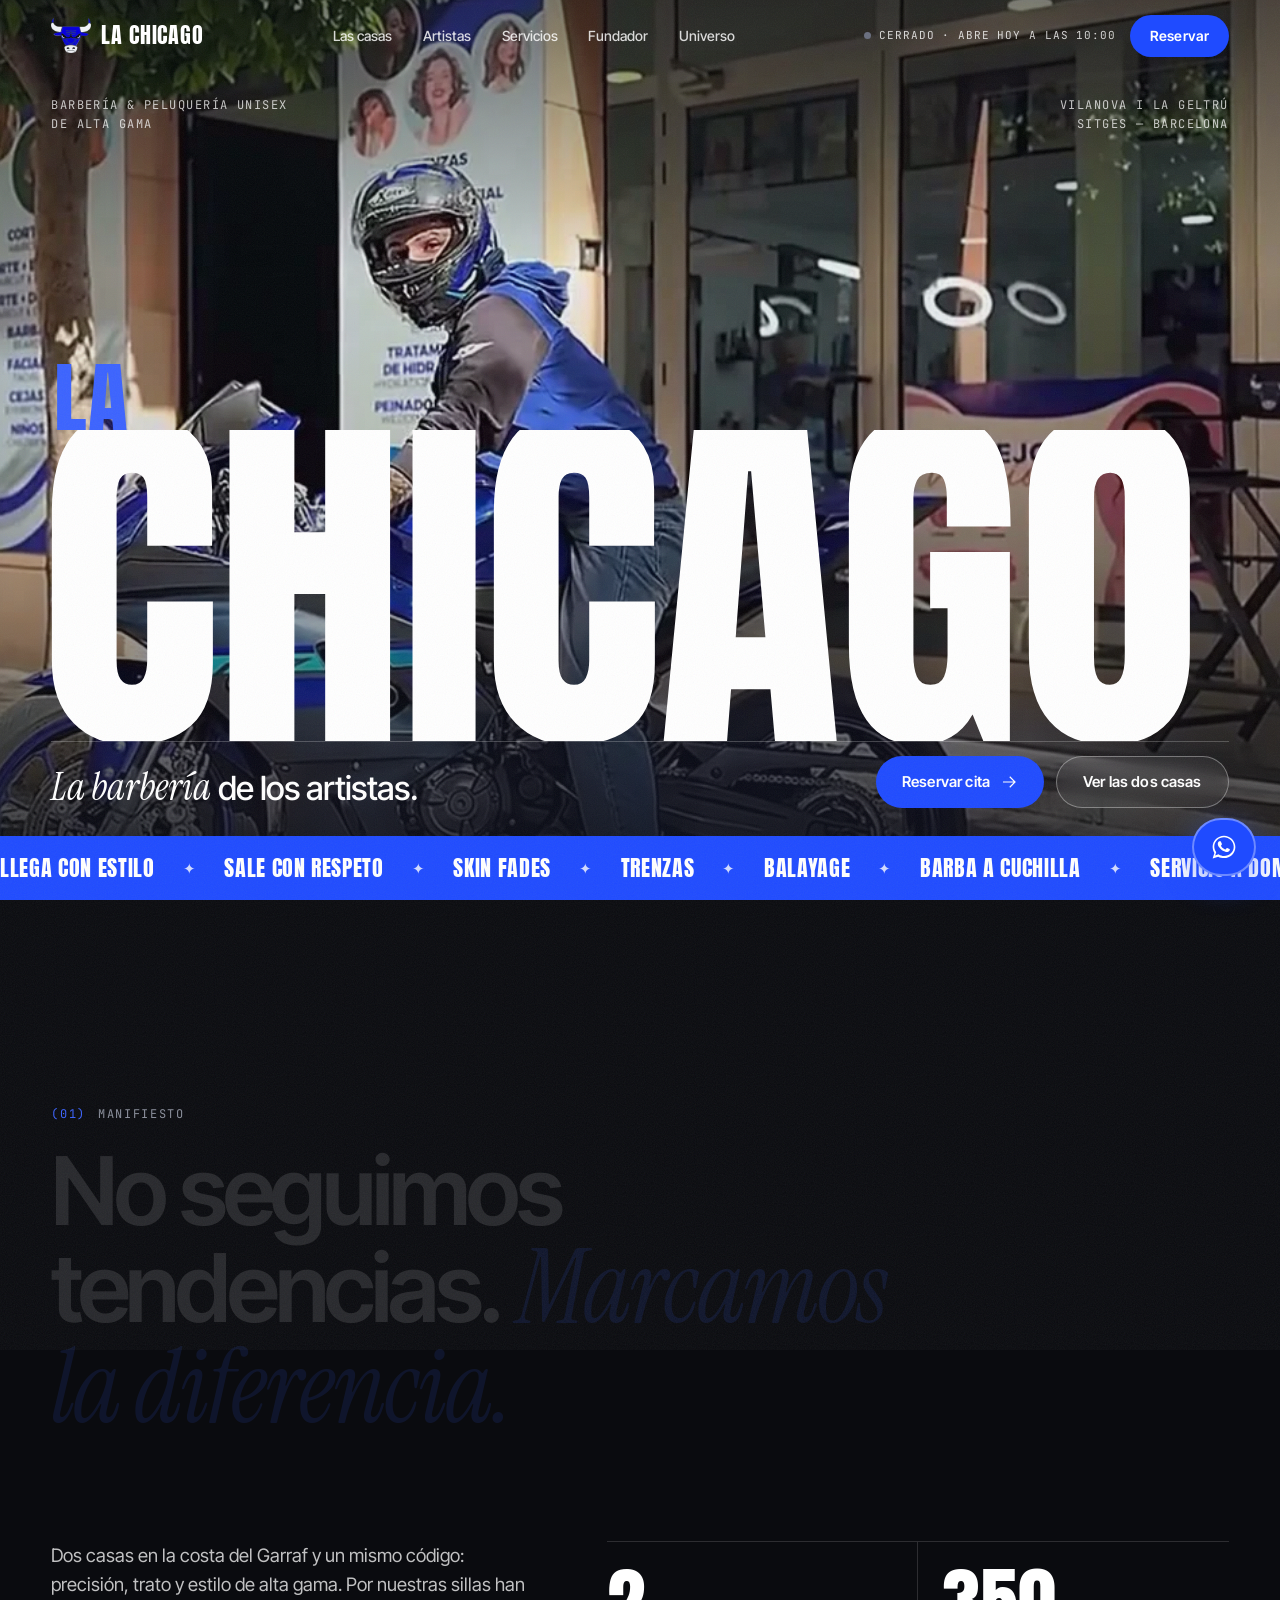
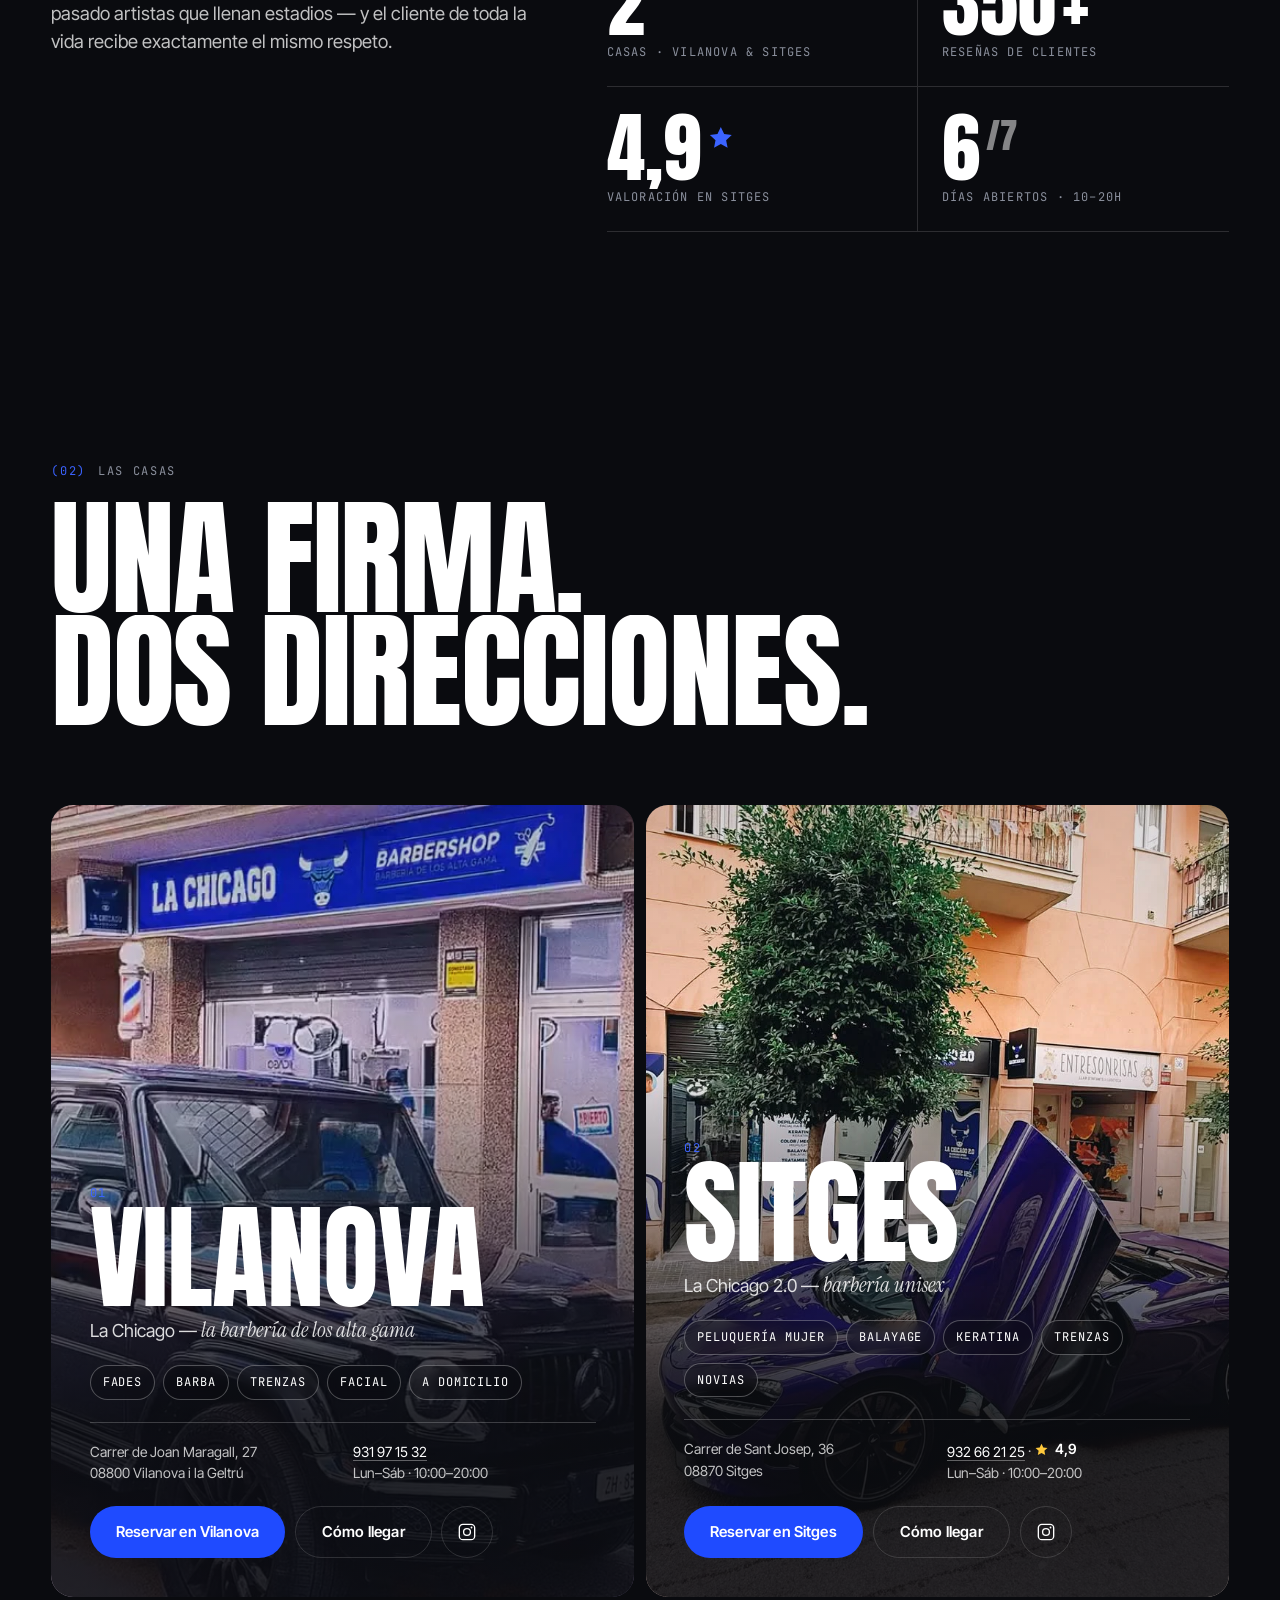
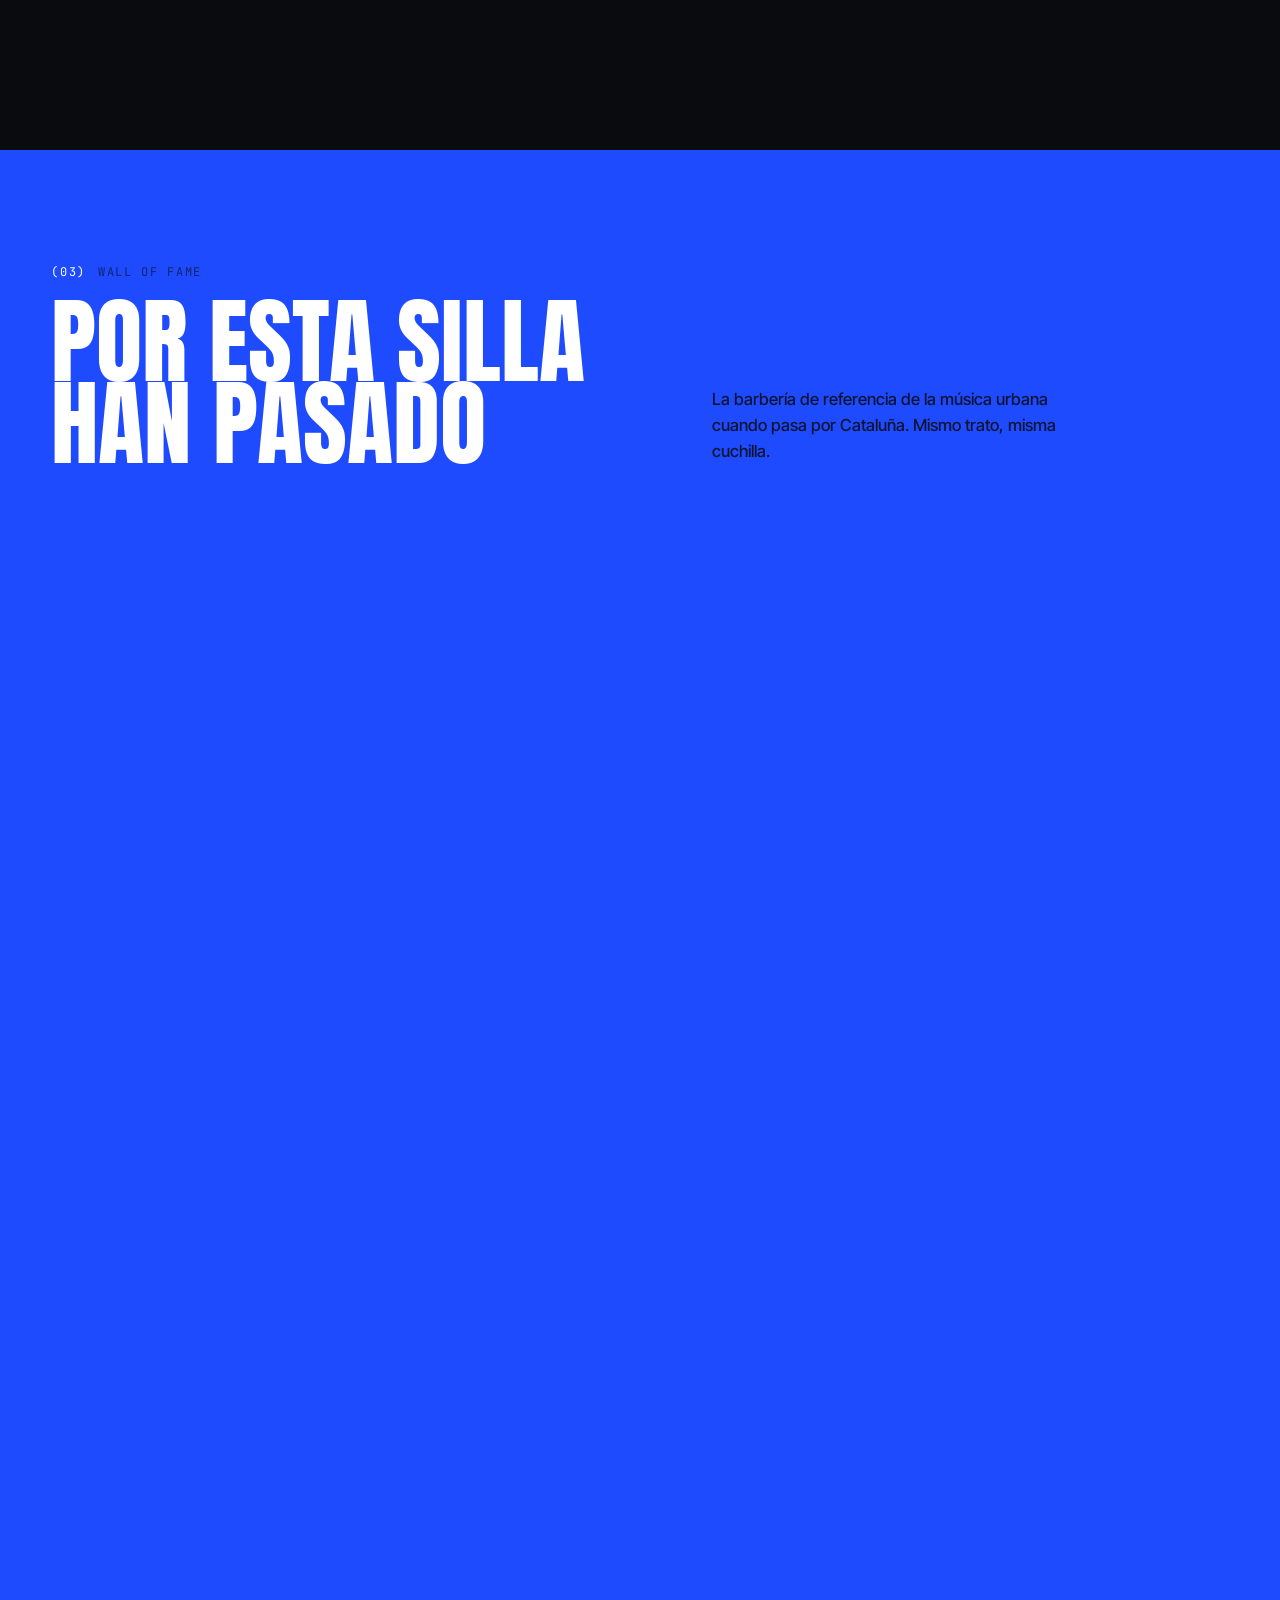
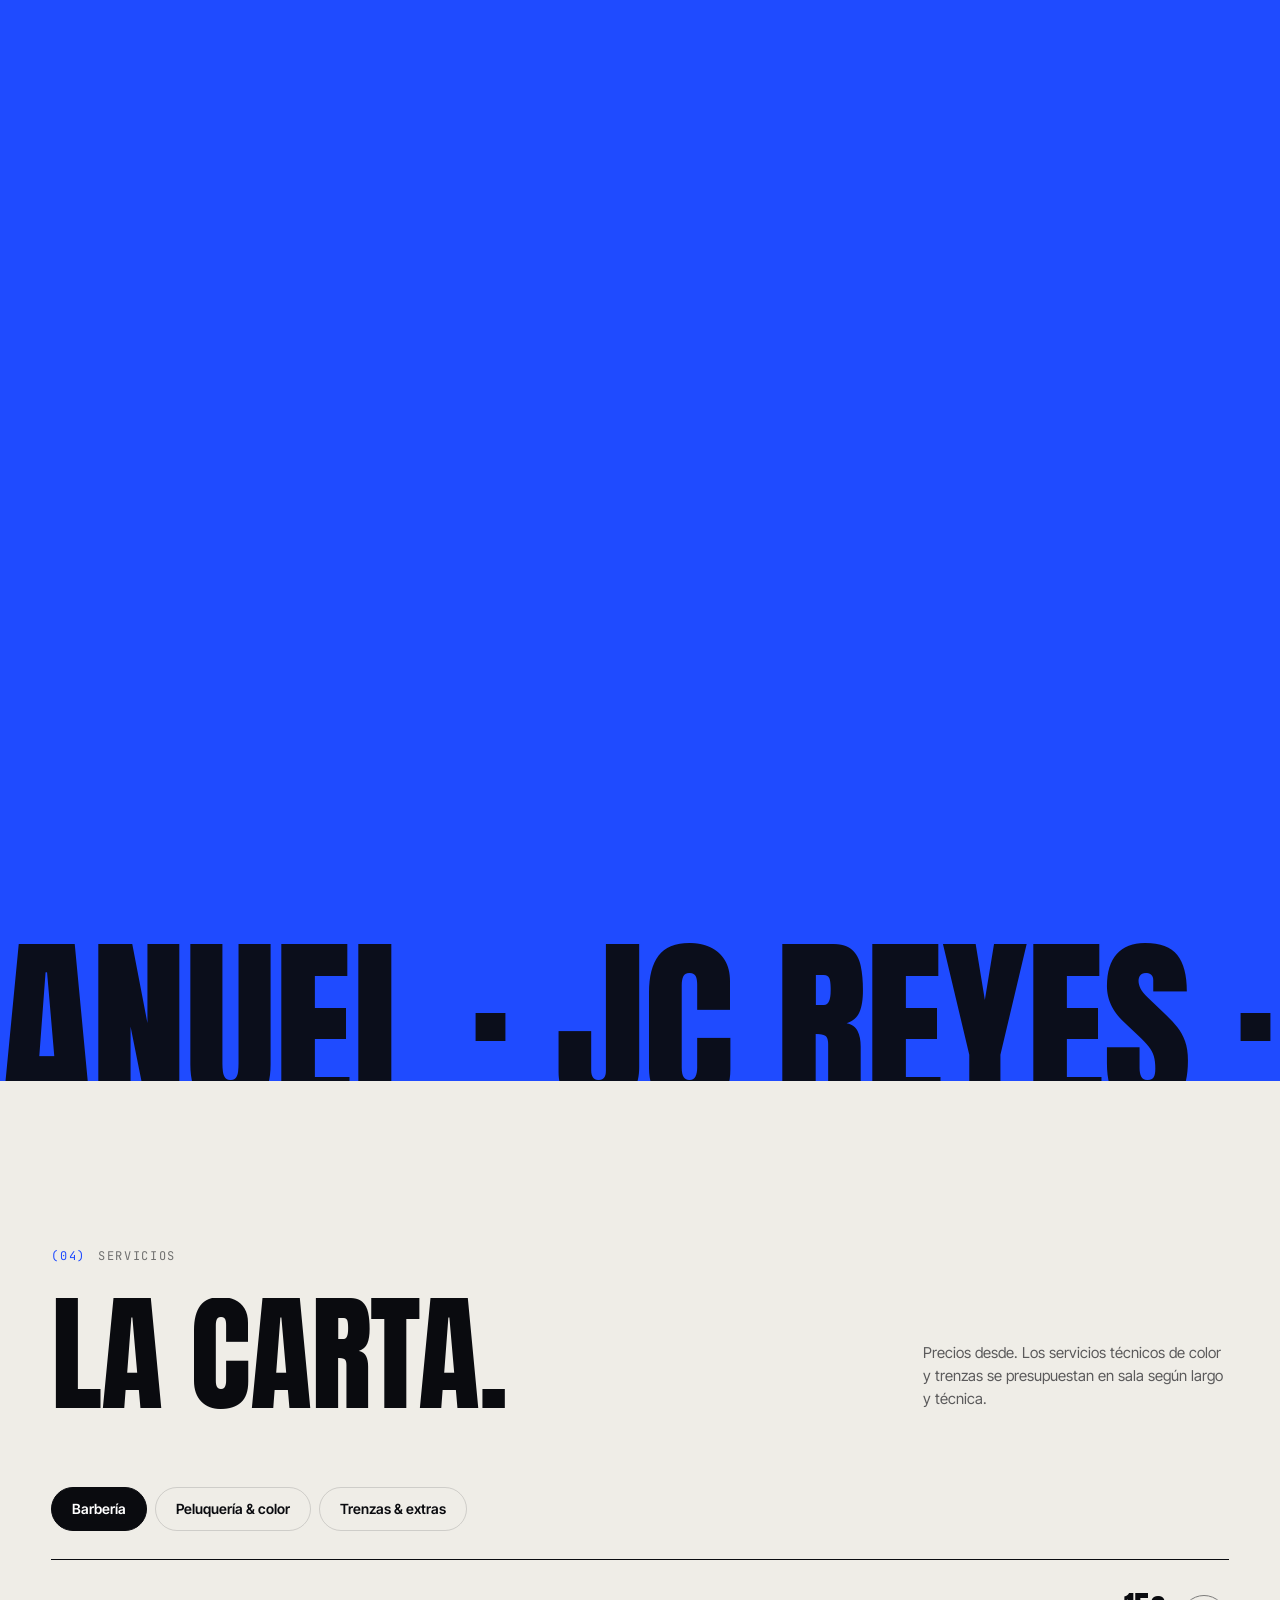
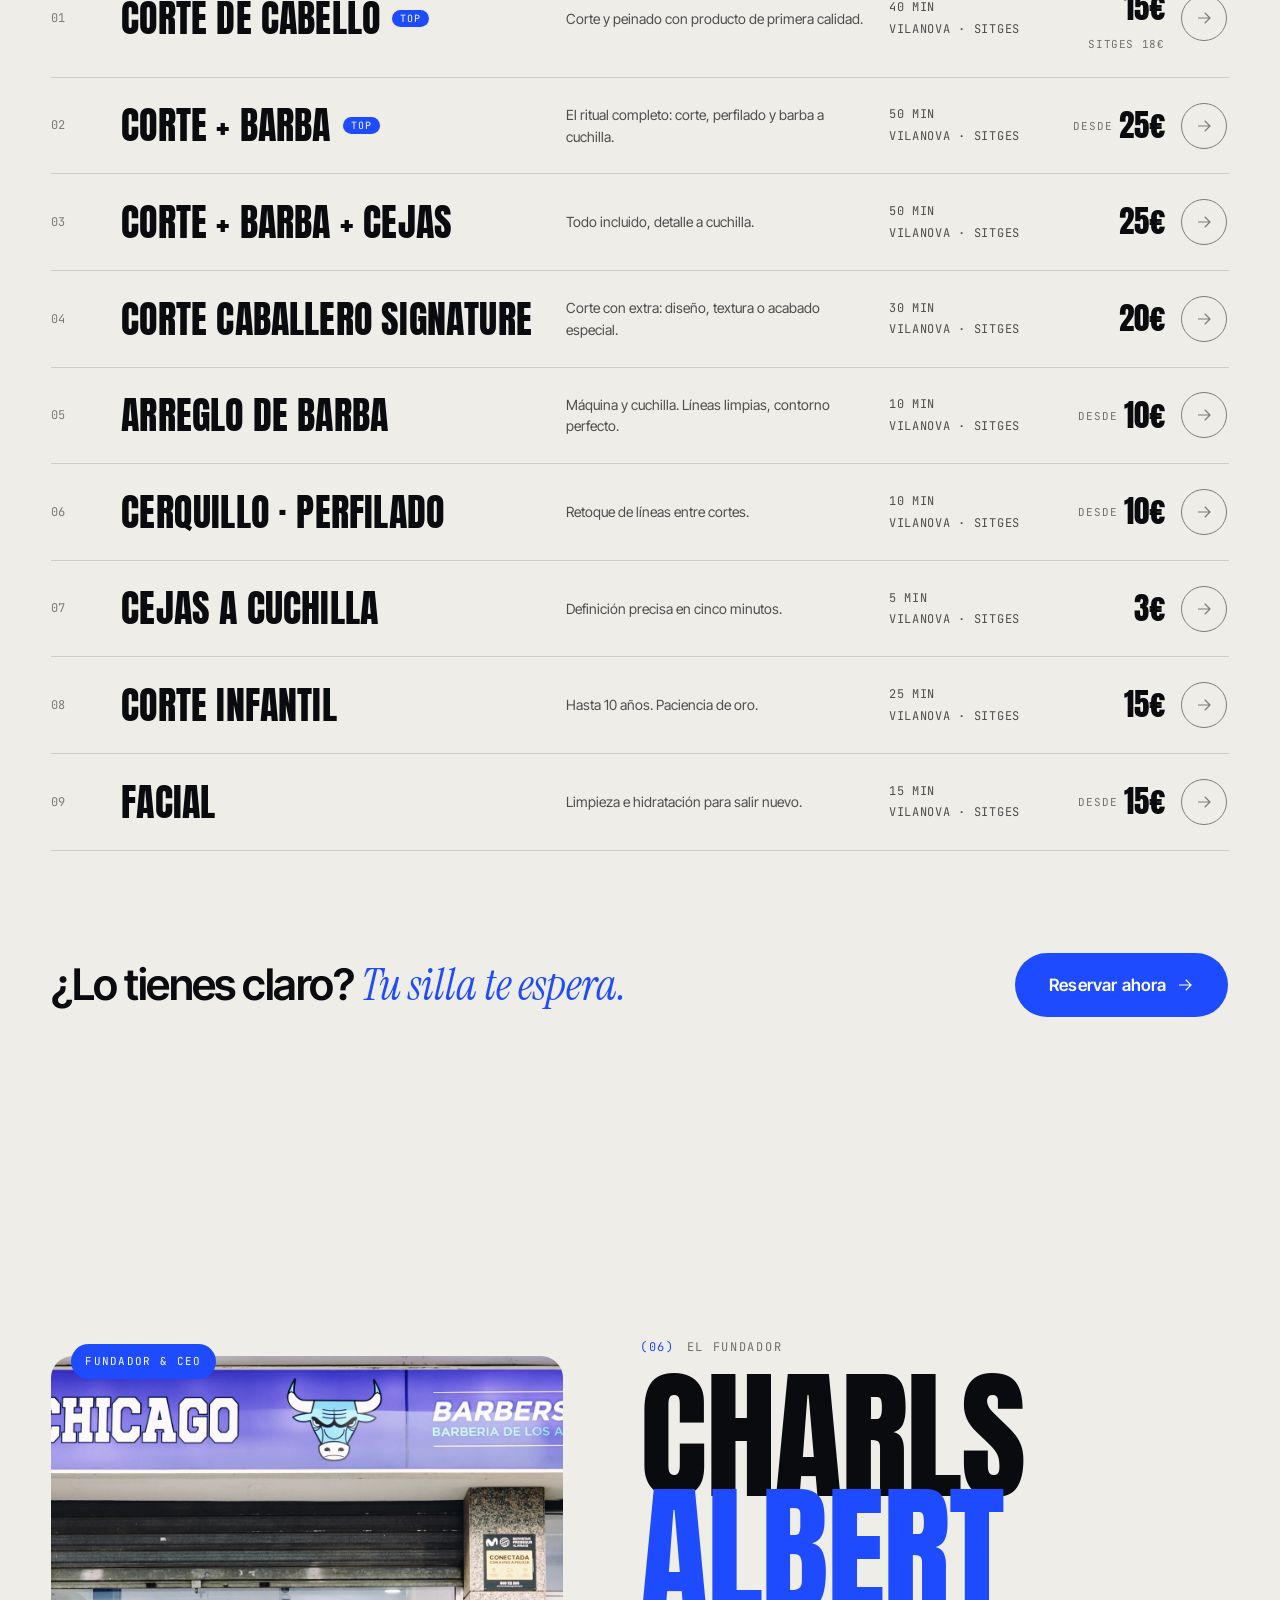
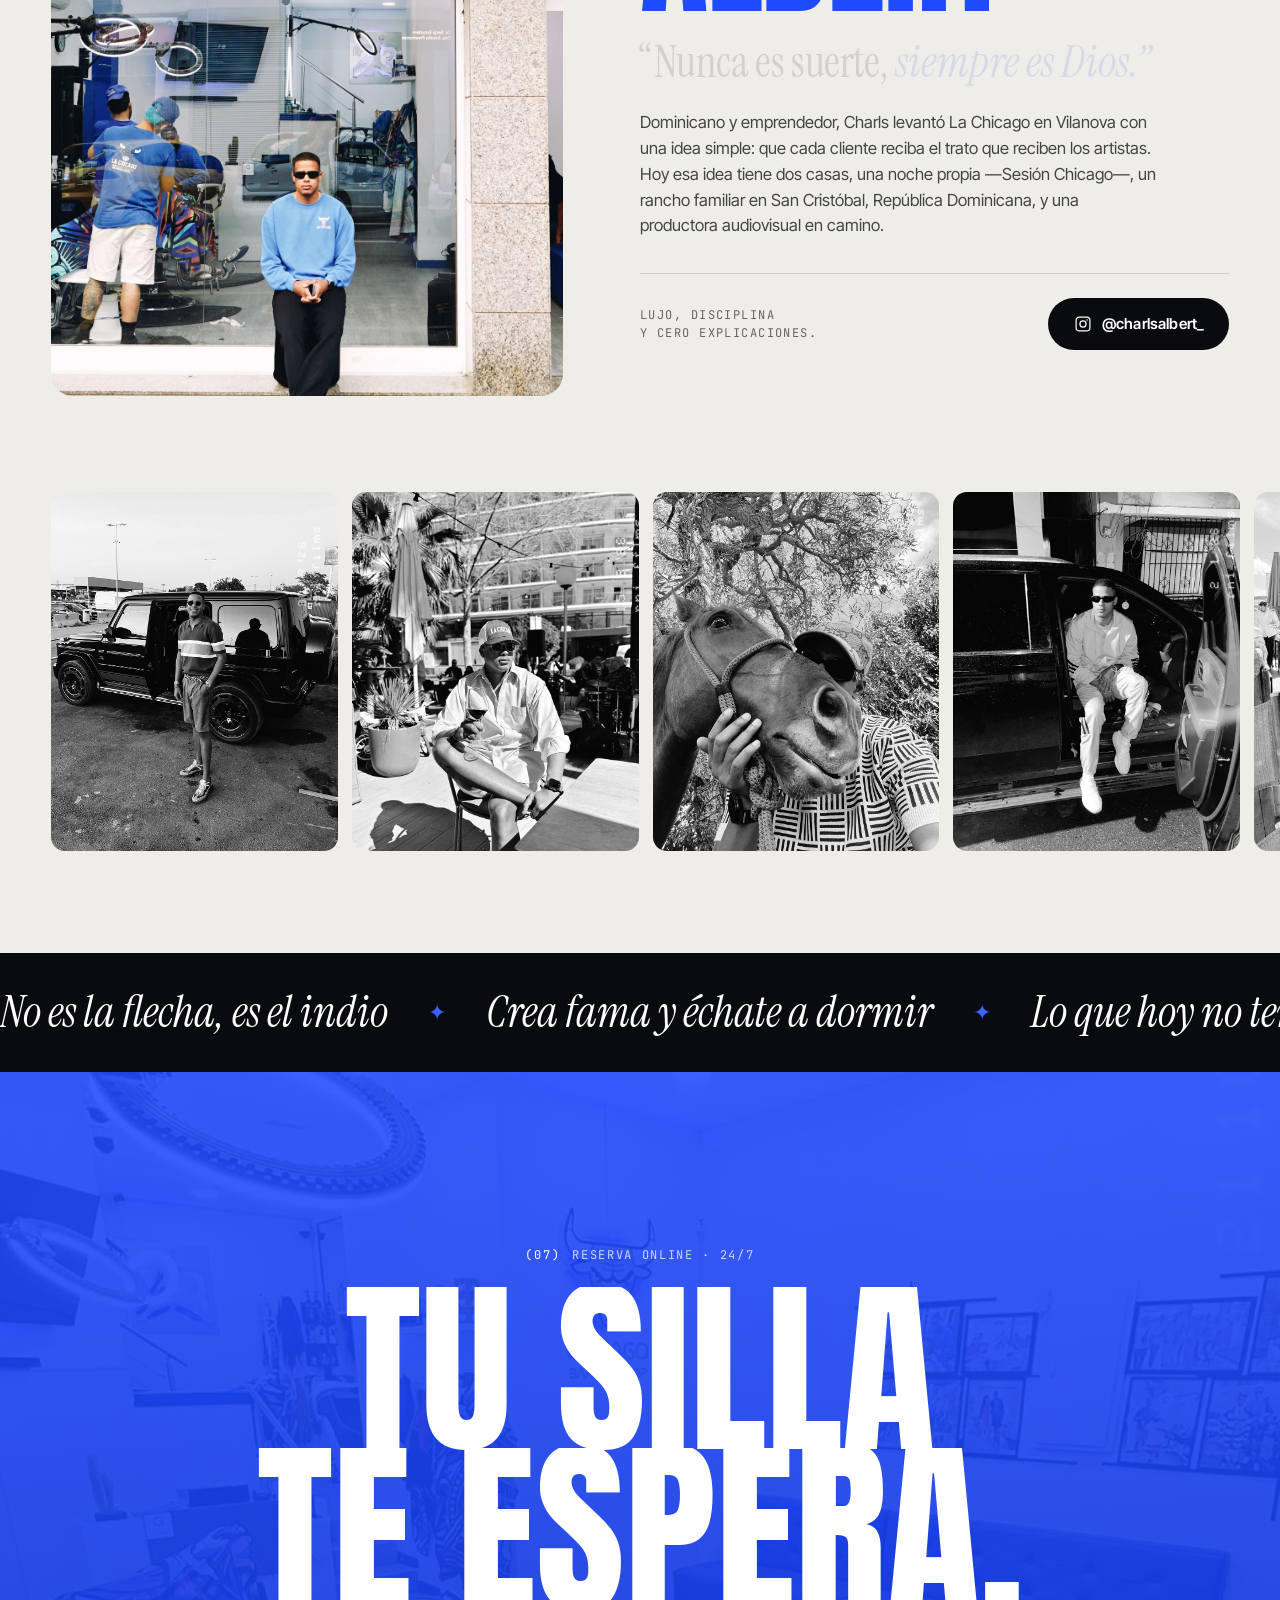
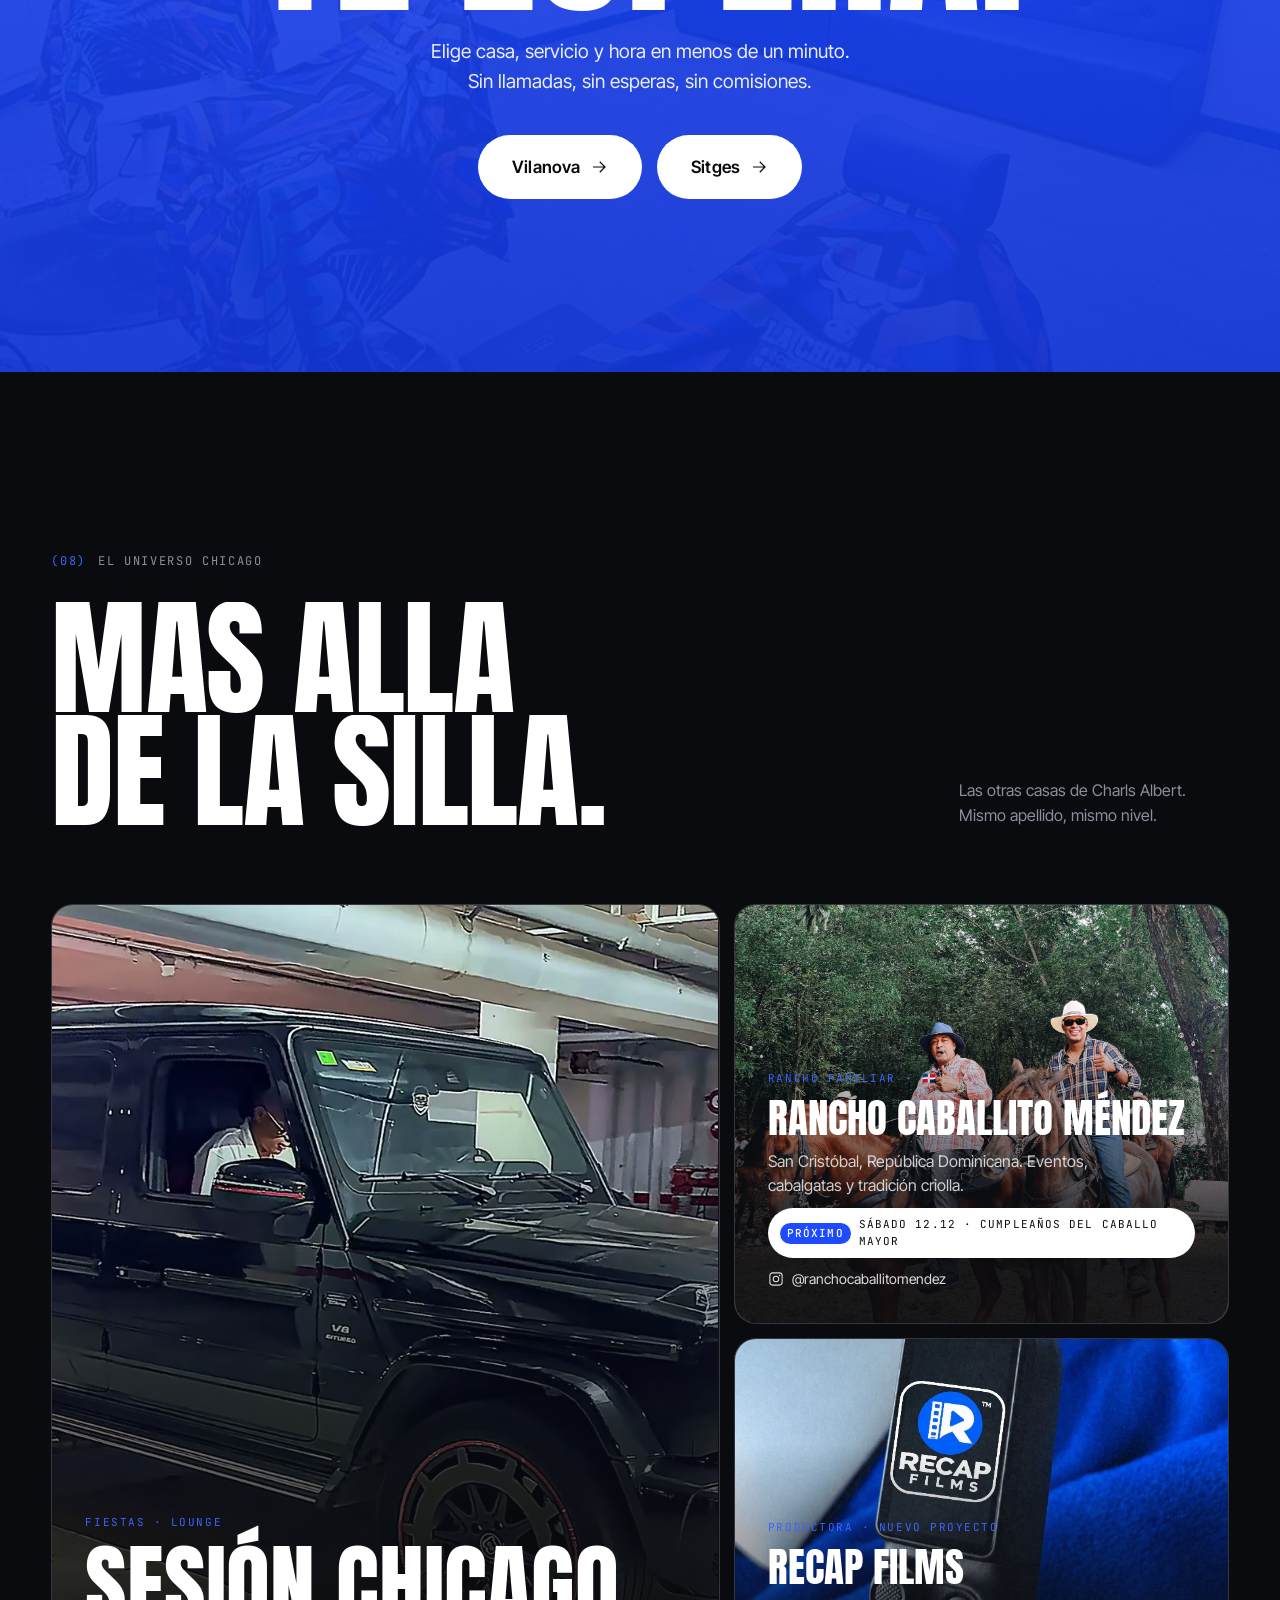
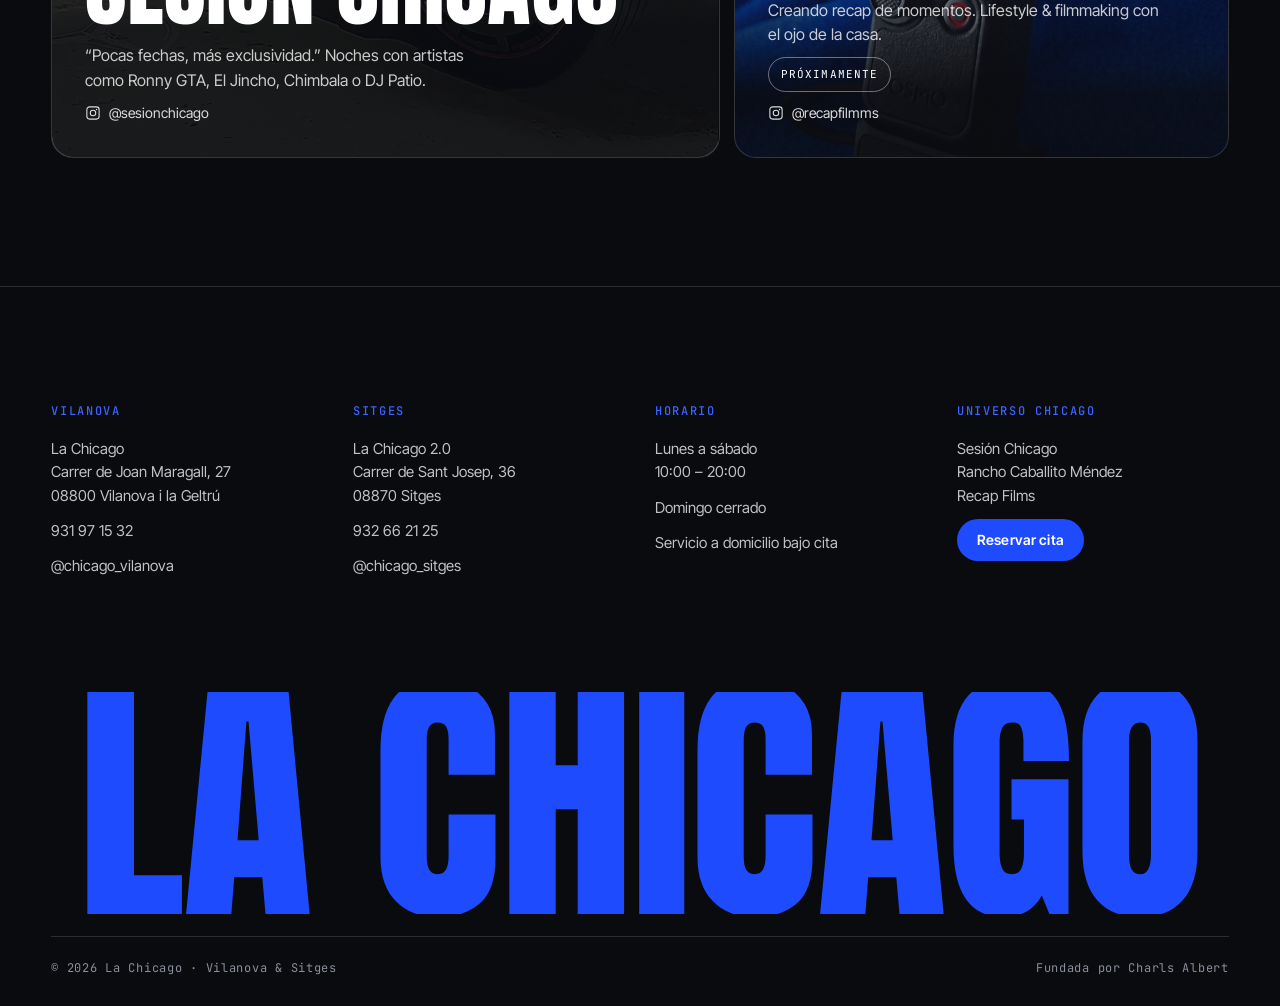
<file: index.html>
<!doctype html>
<html lang="es">
<head>
<meta charset="utf-8">
<meta name="viewport" content="width=device-width, initial-scale=1, viewport-fit=cover">
<title>La Chicago — Barbería de los artistas · Vilanova & Sitges</title>
<meta name="description" content="La Chicago: barbería y peluquería unisex de alta gama en Vilanova i la Geltrú y Sitges. Fades, trenzas, balayage y barba a cuchilla. Reserva tu cita online.">
<meta name="robots" content="noindex, nofollow">
<meta name="theme-color" content="#0a0b0f">
<meta property="og:title" content="La Chicago — La barbería de los artistas">
<meta property="og:description" content="Vilanova i la Geltrú · Sitges. Barbería & peluquería unisex de alta gama. Reserva online.">
<meta property="og:image" content="https://borjadomse-zionlabs.github.io/lachicago/og.jpg">
<meta property="og:type" content="website">
<meta property="og:url" content="https://borjadomse-zionlabs.github.io/lachicago/">
<meta name="twitter:card" content="summary_large_image">
<link rel="icon" href="favicon-64.png" type="image/png">
<link rel="icon" href="favicon-192.png" sizes="192x192" type="image/png">
<link rel="apple-touch-icon" href="apple-touch-icon.png">
<link rel="preconnect" href="https://fonts.googleapis.com">
<link rel="preconnect" href="https://fonts.gstatic.com" crossorigin>
<link href="https://fonts.googleapis.com/css2?family=Allura&family=Anton&family=Instrument+Serif:ital@0;1&family=Inter+Tight:wght@400;500;600;700&family=JetBrains+Mono:wght@400;500&display=swap" rel="stylesheet">
<link rel="preload" as="image" href="img/poster-hero.webp">
<link rel="stylesheet" href="styles.css?v=20261125j">
<script>document.documentElement.classList.add('js')</script>
</head>
<body>

<!-- ============ PRELOADER ============ -->
<div class="loader" id="loader" aria-hidden="true">
  <div class="loader__inner">
    <img class="loader__mark" src="img/logo-bull-sm.png" alt="">
    <div class="loader__word"><span>L</span><span>A</span><span>&nbsp;</span><span>C</span><span>H</span><span>I</span><span>C</span><span>A</span><span>G</span><span>O</span></div>
    <div class="loader__meta"><span>Vilanova</span><span class="loader__count" id="loaderCount">000</span><span>Sitges</span></div>
  </div>
  <div class="loader__curtain"></div>
</div>

<svg width="0" height="0" style="position:absolute" aria-hidden="true">
  <symbol id="horns" viewBox="0 0 120 60"><path fill="currentColor" d="M8 4c-6 18 2 34 22 38 6 1 12 4 16 9l4 5 4-6c3-4 6-6 6-6s3 2 6 6l4 6 4-5c4-5 10-8 16-9 20-4 28-20 22-38-4 14-14 22-28 23-8 1-15 4-20 9l-4 4-4-4c-5-5-12-8-20-9C22 26 12 18 8 4Z"/></symbol>
  <symbol id="arrow" viewBox="0 0 24 24"><path fill="none" stroke="currentColor" stroke-width="1.6" d="M4 12h15M13 5l7 7-7 7"/></symbol>
  <symbol id="ig" viewBox="0 0 24 24"><path fill="none" stroke="currentColor" stroke-width="1.6" d="M7 2.8h10A4.2 4.2 0 0 1 21.2 7v10a4.2 4.2 0 0 1-4.2 4.2H7A4.2 4.2 0 0 1 2.8 17V7A4.2 4.2 0 0 1 7 2.8Z"/><circle cx="12" cy="12" r="4.1" fill="none" stroke="currentColor" stroke-width="1.6"/><circle cx="17.4" cy="6.6" r="1.1" fill="currentColor"/></symbol>
  <symbol id="star" viewBox="0 0 24 24"><path fill="currentColor" d="m12 2.6 2.9 6.1 6.6.8-4.9 4.6 1.3 6.6L12 17.4l-5.9 3.3 1.3-6.6-4.9-4.6 6.6-.8Z"/></symbol>
</svg>

<div class="grain" aria-hidden="true"></div>
<div class="cursor" id="cursor" aria-hidden="true"><span class="cursor__label" id="cursorLabel"></span></div>

<!-- ============ NAV ============ -->
<header class="nav" id="nav">
  <a href="#top" class="nav__logo" aria-label="La Chicago, inicio">
    <img src="img/logo-bull-sm.png" alt="" width="40" height="35">
    <span>LA CHICAGO</span>
  </a>
  <nav class="nav__links" aria-label="Principal">
    <a href="#casas">Las casas</a>
    <a href="#artistas">Artistas</a>
    <a href="#servicios">Servicios</a>
    <a href="#fundador">Fundador</a>
    <a href="#universo">Universo</a>
  </nav>
  <div class="nav__right">
    <span class="status" id="status"><i></i><span id="statusTxt">Lun–Sáb · 10:00–20:00</span></span>
    <button class="btn btn--blue btn--sm magnetic" data-book>Reservar</button>
    <button class="nav__burger" id="burger" aria-label="Abrir menú" aria-expanded="false"><span></span><span></span></button>
  </div>
</header>

<div class="menu" id="menu" aria-hidden="true">
  <nav class="menu__links">
    <a href="#casas"><small>01</small>Las casas</a>
    <a href="#artistas"><small>02</small>Artistas</a>
    <a href="#servicios"><small>03</small>Servicios</a>
    <a href="#fundador"><small>04</small>Fundador</a>
    <a href="#universo"><small>05</small>Universo</a>
  </nav>
  <div class="menu__foot">
    <a href="https://instagram.com/chicago_vilanova" target="_blank" rel="noopener">@chicago_vilanova</a>
    <a href="https://instagram.com/chicago_sitges" target="_blank" rel="noopener">@chicago_sitges</a>
  </div>
</div>

<main id="top">

<!-- ============ HERO ============ -->
<section class="hero" id="hero">
  <div class="hero__media">
    <video class="hero__video" id="heroVideo" muted playsinline loop autoplay preload="auto"></video>
    <script>(function(){var v=document.getElementById('heroVideo'),m=matchMedia('(max-width: 760px) and (orientation: portrait)').matches;v.poster=m?'img/poster-hero-m.webp':'img/poster-hero.webp';v.src=m?'video/hero-m.mp4':'video/hero.mp4';})();</script>
    <div class="hero__shade"></div>
  </div>

  <div class="hero__top">
    <p class="eyebrow">Barbería &amp; peluquería unisex<br>de alta gama</p>
    <p class="eyebrow eyebrow--r">Vilanova i la Geltrú<br>Sitges — Barcelona</p>
  </div>

  <h1 class="hero__title" aria-label="La Chicago">
    <span class="hero__line"><span class="split-chars">LA</span></span>
    <span class="hero__line hero__line--big"><span class="split-chars">CHICAGO</span></span>
  </h1>

  <div class="hero__bottom">
    <p class="hero__claim"><em>La barbería</em> de los artistas.</p>
    <div class="hero__ctas">
      <button class="btn btn--blue magnetic" data-book data-cursor="Reservar">Reservar cita <svg><use href="#arrow"/></svg></button>
      <a href="#casas" class="btn btn--ghost magnetic">Ver las dos casas</a>
    </div>
  </div>

  <div class="marquee hero__marquee" aria-hidden="true">
    <div class="marquee__track">
      <span>Llega con estilo</span><i>✦</i><span>Sale con respeto</span><i>✦</i><span>Skin fades</span><i>✦</i><span>Trenzas</span><i>✦</i><span>Balayage</span><i>✦</i><span>Barba a cuchilla</span><i>✦</i><span>Servicio a domicilio</span><i>✦</i>
      <span>Llega con estilo</span><i>✦</i><span>Sale con respeto</span><i>✦</i><span>Skin fades</span><i>✦</i><span>Trenzas</span><i>✦</i><span>Balayage</span><i>✦</i><span>Barba a cuchilla</span><i>✦</i><span>Servicio a domicilio</span><i>✦</i>
    </div>
  </div>
  <div class="hero__scroll" aria-hidden="true"><span>Scroll</span><i></i></div>
</section>

<!-- ============ MANIFIESTO ============ -->
<section class="manifesto" id="manifesto">
  <p class="label"><span>(01)</span> Manifiesto</p>
  <h2 class="manifesto__text reveal-words">No seguimos tendencias. <em>Marcamos la diferencia.</em></h2>
  <div class="manifesto__grid">
    <p class="manifesto__p fade-up">Dos casas en la costa del Garraf y un mismo código: precisión, trato y estilo de alta gama. Por nuestras sillas han pasado artistas que llenan estadios — y el cliente de toda la vida recibe exactamente el mismo respeto.</p>
    <ul class="stats">
      <li class="fade-up"><b data-count="2">2</b><span>casas · Vilanova &amp; Sitges</span></li>
      <li class="fade-up"><b><span data-count="350">350</span>+</b><span>reseñas de clientes</span></li>
      <li class="fade-up"><b><span data-count="4.9" data-dec="1">4,9</span><svg><use href="#star"/></svg></b><span>valoración en Sitges</span></li>
      <li class="fade-up"><b>6<small>/7</small></b><span>días abiertos · 10–20h</span></li>
    </ul>
  </div>
</section>

<!-- ============ LAS CASAS ============ -->
<section class="casas" id="casas">
  <div class="section-head">
    <p class="label"><span>(02)</span> Las casas</p>
    <h2 class="h-display split-lines">Una firma.<br>Dos direcciones.</h2>
  </div>

  <div class="casas__panels">
    <article class="casa" data-sede="vilanova" data-cursor="Ver">
      <div class="casa__media">
        <img src="img/vng-facade.webp" alt="Fachada de La Chicago en Vilanova i la Geltrú con un Mercedes G aparcado" loading="lazy">
        <video data-src="video/vilanova.mp4" muted playsinline loop preload="none"></video>
      </div>
      <div class="casa__body">
        <span class="casa__num">01</span>
        <h3 class="casa__city">Vilanova</h3>
        <p class="casa__name">La Chicago — <em>la barbería de los alta gama</em></p>
        <ul class="casa__tags"><li>Fades</li><li>Barba</li><li>Trenzas</li><li>Facial</li><li>A domicilio</li></ul>
        <div class="casa__info">
          <p>Carrer de Joan Maragall, 27<br>08800 Vilanova i la Geltrú</p>
          <p><a href="tel:+34931971532">931 97 15 32</a><br>Lun–Sáb · 10:00–20:00</p>
        </div>
        <div class="casa__ctas">
          <button class="btn btn--blue" data-book="vilanova">Reservar en Vilanova</button>
          <a class="btn btn--line" href="https://www.google.com/maps/place/Chicago+Barber+Shop/@41.2197687,1.723365,17z/data=!4m6!3m5!1s0x12a386fae7b99ffd:0x5dd889b69cb3510f!8m2!3d41.2197687!4d1.723365" target="_blank" rel="noopener">Cómo llegar</a>
          <a class="btn btn--line btn--icon" href="https://instagram.com/chicago_vilanova" target="_blank" rel="noopener" aria-label="Instagram de La Chicago Vilanova"><svg><use href="#ig"/></svg></a>
        </div>
      </div>
    </article>

    <article class="casa" data-sede="sitges" data-cursor="Ver">
      <div class="casa__media">
        <img src="img/stg-mclaren.webp" alt="McLaren morado frente a La Chicago 2.0 en Sitges" loading="lazy">
        <video data-src="video/sitges.mp4" muted playsinline loop preload="none"></video>
      </div>
      <div class="casa__body">
        <span class="casa__num">02</span>
        <h3 class="casa__city">Sitges</h3>
        <p class="casa__name">La Chicago 2.0 — <em>barbería unisex</em></p>
        <ul class="casa__tags"><li>Peluquería mujer</li><li>Balayage</li><li>Keratina</li><li>Trenzas</li><li>Novias</li></ul>
        <div class="casa__info">
          <p>Carrer de Sant Josep, 36<br>08870 Sitges</p>
          <p><a href="tel:+34932662125">932 66 21 25</a> · <span class="rating"><svg><use href="#star"/></svg> 4,9</span><br>Lun–Sáb · 10:00–20:00</p>
        </div>
        <div class="casa__ctas">
          <button class="btn btn--blue" data-book="sitges">Reservar en Sitges</button>
          <a class="btn btn--line" href="https://www.google.com/maps/search/?api=1&query=Carrer+de+Sant+Josep+36+08870+Sitges" target="_blank" rel="noopener">Cómo llegar</a>
          <a class="btn btn--line btn--icon" href="https://instagram.com/chicago_sitges" target="_blank" rel="noopener" aria-label="Instagram de La Chicago 2.0 Sitges"><svg><use href="#ig"/></svg></a>
        </div>
      </div>
    </article>
  </div>
</section>

<!-- ============ ARTISTAS ============ -->
<section class="artistas" id="artistas">
  <div class="artistas__pin">
    <div class="artistas__head">
      <p class="label label--dark"><span>(03)</span> Wall of fame</p>
      <h2 class="artistas__title">Por esta silla<br>han pasado</h2>
      <p class="artistas__sub">La barbería de referencia de la música urbana cuando pasa por Cataluña. Mismo trato, misma cuchilla.</p>
    </div>
    <div class="artistas__track" id="artTrack">
      <figure class="art art--shot"><img src="img/a-anuel.webp" alt="Anuel AA con Charls Albert"><div class="art__stamp" aria-hidden="true"><span class="art__word"><strong>Anuel</strong><em>en la Casa</em></span></div><figcaption><b>Anuel AA</b><span>El rey del trap</span></figcaption></figure>
      <figure class="art art--shot"><img src="img/a-jcreyes.webp" alt="JC Reyes con Charls Albert"><div class="art__stamp art__stamp--y" aria-hidden="true"><span class="art__word"><strong>JC Reyes</strong><em>en la Casa</em></span></div><figcaption><b>JC Reyes</b><span>Humildad récord</span></figcaption></figure>
      <figure class="art art--shot" style="--pos:100%"><img src="img/a-chimbala.webp" alt="Chimbala en La Chicago"><div class="art__stamp" aria-hidden="true"><span class="art__word"><strong>Chimbala</strong><em>en la Casa</em></span></div><figcaption><b>Chimbala</b><span>Cliente frecuente de la casa</span></figcaption></figure>
      <figure class="art art--shot"><img src="img/a-dalvin.webp" alt="Dalvin La Melodía en La Chicago"><div class="art__stamp art__stamp--y" aria-hidden="true"><span class="art__word"><strong>Dalvin</strong><em>en la Casa</em></span></div><figcaption><b>Dalvin La Melodía</b><span>Estilismo oficial de su gira 2026</span></figcaption></figure>
      <figure class="art art--poster"><img src="img/p-amenazzy.webp" alt="Amenazzy con el equipo de La Chicago 2.0"><figcaption><b>Amenazzy</b><span>Team sangriento 🇩🇴</span></figcaption></figure>
      <figure class="art art--poster"><img src="img/p-paramba.webp" alt="Paramba en La Chicago"><figcaption><b>Paramba</b><span>In the house</span></figcaption></figure>
      <figure class="art art--shot"><img src="img/a-djpatio.webp" alt="DJ Patio en La Chicago"><div class="art__stamp" aria-hidden="true"><span class="art__word"><strong>DJ Patio</strong><em>en la Casa</em></span></div><figcaption><b>DJ Patio</b><span>En la casa</span></figcaption></figure>
      <figure class="art art--shot"><img src="img/a-adonis.webp" alt="DJ Adonis en La Chicago 2.0"><div class="art__stamp art__stamp--y" aria-hidden="true"><span class="art__word"><strong>DJ Adonis</strong><em>en la Casa</em></span></div><figcaption><b>DJ Adonis</b><span>Fresh cut</span></figcaption></figure>
      <figure class="art art--shot"><img src="img/a-messiah.webp" alt="Messiah con Charls Albert"><div class="art__stamp" aria-hidden="true"><span class="art__word"><strong>Messiah</strong><em>en la Casa</em></span></div><figcaption><b>Messiah</b><span>De visita en La Chicago</span></figcaption></figure>
      <figure class="art art--shot" style="--pos:100%;--fs:.56"><img src="img/a-villano.webp" alt="Villano Antillano con Charls Albert"><div class="art__stamp art__stamp--y" aria-hidden="true"><span class="art__word"><strong>Villano Antillano</strong><em>en la Casa</em></span></div><figcaption><b>Villano Antillano</b><span>Estilo La Chicago</span></figcaption></figure>
      <figure class="art art--shot"><img src="img/a-donaty.webp" alt="Donaty con el equipo de La Chicago"><div class="art__stamp" aria-hidden="true"><span class="art__word"><strong>Donaty</strong><em>en la Casa</em></span></div><figcaption><b>Donaty</b><span>Fresh en la casa</span></figcaption></figure>
      <div class="art art--video">
        <video data-src="video/dalvin.mp4" poster="img/poster-dalvin.webp" muted playsinline loop preload="none"></video>
        <blockquote>“Gracias, Dalvin y su staff, por confiar en nuestro trabajo y dejar que seamos la barbería encargada de su estilismo en su gira 2026.”</blockquote>
      </div>
    </div>
  </div>
  <div class="artistas__names" aria-hidden="true"><span>ANUEL · JC REYES · CHIMBALA · DALVIN · AMENAZZY · PARAMBA · DJ PATIO · DJ ADONIS · MESSIAH · VILLANO ANTILLANO · DONATY ·&nbsp;</span></div>
</section>

<!-- ============ SERVICIOS ============ -->
<section class="servicios" id="servicios">
  <div class="section-head section-head--dark">
    <p class="label label--dark"><span>(04)</span> Servicios</p>
    <h2 class="h-display h-display--dark split-lines">La carta.</h2>
    <p class="servicios__intro fade-up">Precios desde. Los servicios técnicos de color y trenzas se presupuestan en sala según largo y técnica.</p>
  </div>
  <div class="tabs" role="tablist" id="svcTabs"></div>
  <ul class="svc-list" id="svcList"></ul>
  <div class="svc-hover" id="svcHover" aria-hidden="true"><img alt=""></div>
  <div class="servicios__cta fade-up">
    <p>¿Lo tienes claro? <em>Tu silla te espera.</em></p>
    <button class="btn btn--blue btn--lg magnetic" data-book>Reservar ahora <svg><use href="#arrow"/></svg></button>
  </div>
</section>

<!-- ============ FUNDADOR ============ -->
<section class="fundador" id="fundador">
  <div class="fundador__grid">
    <div class="fundador__portrait">
      <div class="fundador__img" data-speed="-0.05"><img src="img/charls-fundador.webp" alt="Charls Albert, fundador de La Chicago, frente a La Chicago Vilanova" loading="lazy"></div>
      <span class="fundador__tag">Fundador &amp; CEO</span>
    </div>
    <div class="fundador__copy">
      <p class="label label--dark"><span>(06)</span> El fundador</p>
      <h2 class="fundador__name"><span class="split-chars">CHARLS</span><br><span class="split-chars">ALBERT</span></h2>
      <p class="fundador__quote reveal-words">“Nunca es suerte, <em>siempre es Dios.”</em></p>
      <p class="fundador__p fade-up">Dominicano y emprendedor, Charls levantó La Chicago en Vilanova con una idea simple: que cada cliente reciba el trato que reciben los artistas. Hoy esa idea tiene dos casas, una noche propia —Sesión Chicago—, un rancho familiar en San Cristóbal, República Dominicana, y una productora audiovisual en camino.</p>
      <div class="fundador__sign fade-up">
        <span>Lujo, disciplina<br>y cero explicaciones.</span>
        <a class="btn btn--dark magnetic" href="https://instagram.com/charlsalbert_" target="_blank" rel="noopener"><svg><use href="#ig"/></svg> @charlsalbert_</a>
      </div>
    </div>
  </div>
  <div class="film" aria-hidden="true">
    <div class="film__track" id="filmTrack">
      <img src="img/charls-3.webp" alt="" loading="lazy"><img src="img/charls-4.webp" alt="" loading="lazy"><img src="img/charls-5.webp" alt="" loading="lazy"><img src="img/charls-2.webp" alt="" loading="lazy"><img src="img/charls-6.webp" alt="" loading="lazy"><img src="img/charls-8.webp" alt="" loading="lazy"><img src="img/charls-7.webp" alt="" loading="lazy"><img src="img/charls-9.webp" alt="" loading="lazy"><img src="img/charls-10.webp" alt="" loading="lazy">
    </div>
  </div>
  <div class="quotes" aria-hidden="true">
    <div class="quotes__track">
      <span>No es la flecha, es el indio</span><i>✦</i><span>Crea fama y échate a dormir</span><i>✦</i><span>Lo que hoy no tengo, mañana lo consigo</span><i>✦</i><span>El estilo habla antes que yo</span><i>✦</i>
      <span>No es la flecha, es el indio</span><i>✦</i><span>Crea fama y échate a dormir</span><i>✦</i><span>Lo que hoy no tengo, mañana lo consigo</span><i>✦</i><span>El estilo habla antes que yo</span><i>✦</i>
    </div>
  </div>
</section>

<!-- ============ RESERVA CTA ============ -->
<section class="cta" id="reservar">
  <div class="cta__bg"><img src="img/vng-interior.webp" alt="" loading="lazy" data-speed="-0.1"></div>
  <div class="cta__inner">
    <p class="label"><span>(07)</span> Reserva online · 24/7</p>
    <h2 class="cta__title split-lines">Tu silla<br>te espera.</h2>
    <p class="cta__p fade-up">Elige casa, servicio y hora en menos de un minuto. Sin llamadas, sin esperas, sin comisiones.</p>
    <div class="cta__btns fade-up">
      <button class="btn btn--white btn--lg magnetic" data-book="vilanova">Vilanova <svg><use href="#arrow"/></svg></button>
      <button class="btn btn--white btn--lg magnetic" data-book="sitges">Sitges <svg><use href="#arrow"/></svg></button>
    </div>
  </div>
</section>

<!-- ============ UNIVERSO ============ -->
<section class="universo" id="universo">
  <div class="section-head">
    <p class="label"><span>(08)</span> El universo Chicago</p>
    <h2 class="h-display split-lines">Más allá<br>de la silla.</h2>
    <p class="universo__intro fade-up">Las otras casas de Charls Albert. Mismo apellido, mismo nivel.</p>
  </div>

  <div class="uni">
    <article class="uni__card uni__card--sesion" data-cursor="Instagram">
      <a class="uni__link" href="https://instagram.com/sesionchicago" target="_blank" rel="noopener" aria-label="Sesión Chicago en Instagram"></a>
      <div class="uni__media"><video data-src="video/sesion.mp4" data-src-m="video/sesion-m.mp4" data-poster-m="img/poster-sesion-m.webp" poster="img/poster-sesion.webp" muted playsinline loop preload="none"></video></div>
      <div class="uni__body">
        <span class="uni__kind">Fiestas · Lounge</span>
        <h3>Sesión Chicago</h3>
        <p>“Pocas fechas, más exclusividad.” Noches con artistas como Ronny GTA, El Jincho, Chimbala o DJ Patio.</p>
        <span class="uni__event" data-event="Sesión Chicago"></span>
        <span class="uni__handle"><svg><use href="#ig"/></svg>@sesionchicago</span>
      </div>
    </article>

    <article class="uni__card uni__card--rancho" data-cursor="Instagram">
      <a class="uni__link" href="https://instagram.com/ranchocaballitomendez" target="_blank" rel="noopener" aria-label="Rancho Caballito Méndez en Instagram"></a>
      <div class="uni__media"><img src="img/rancho-hd.webp" alt="Charls Albert a caballo en el Rancho Caballito Méndez"></div>
      <div class="uni__body">
        <span class="uni__kind">Rancho familiar · 🇩🇴</span>
        <h3>Rancho Caballito Méndez</h3>
        <p>San Cristóbal, República Dominicana. Eventos, cabalgatas y tradición criolla.</p>
        <span class="uni__event" data-event="Rancho Caballito Méndez"></span>
        <span class="uni__handle"><svg><use href="#ig"/></svg>@ranchocaballitomendez</span>
      </div>
    </article>

    <article class="uni__card uni__card--recap" data-cursor="Instagram">
      <a class="uni__link" href="https://instagram.com/recapfilmms" target="_blank" rel="noopener" aria-label="Recap Films en Instagram"></a>
      <div class="uni__media"><picture><source media="(max-width: 900px)" srcset="img/recap-cam-m.webp"><img src="img/recap-cam-wide.webp" alt="Cámara con el logo de Recap Films"></picture></div>
      <div class="uni__body">
        <span class="uni__kind">Productora · Nuevo proyecto</span>
        <h3>Recap Films</h3>
        <p>Creando recap de momentos. Lifestyle &amp; filmmaking con el ojo de la casa.</p>
        <span class="uni__badge">Próximamente</span>
        <span class="uni__handle"><svg><use href="#ig"/></svg>@recapfilmms</span>
      </div>
    </article>
  </div>
</section>

</main>

<!-- ============ FOOTER ============ -->
<footer class="footer">
  <div class="footer__top">
    <div class="footer__col">
      <h4>Vilanova</h4>
      <p>La Chicago<br>Carrer de Joan Maragall, 27<br>08800 Vilanova i la Geltrú</p>
      <p><a href="tel:+34931971532">931 97 15 32</a></p>
      <p><a href="https://instagram.com/chicago_vilanova" target="_blank" rel="noopener">@chicago_vilanova</a></p>
    </div>
    <div class="footer__col">
      <h4>Sitges</h4>
      <p>La Chicago 2.0<br>Carrer de Sant Josep, 36<br>08870 Sitges</p>
      <p><a href="tel:+34932662125">932 66 21 25</a></p>
      <p><a href="https://instagram.com/chicago_sitges" target="_blank" rel="noopener">@chicago_sitges</a></p>
    </div>
    <div class="footer__col">
      <h4>Horario</h4>
      <p>Lunes a sábado<br>10:00 – 20:00</p>
      <p>Domingo cerrado</p>
      <p>Servicio a domicilio bajo cita</p>
    </div>
    <div class="footer__col">
      <h4>Universo Chicago</h4>
      <p><a href="https://instagram.com/sesionchicago" target="_blank" rel="noopener">Sesión Chicago</a><br>
      <a href="https://instagram.com/ranchocaballitomendez" target="_blank" rel="noopener">Rancho Caballito Méndez</a><br>
      <a href="https://instagram.com/recapfilmms" target="_blank" rel="noopener">Recap Films</a></p>
      <button class="btn btn--blue btn--sm" data-book>Reservar cita</button>
    </div>
  </div>
  <div class="footer__word" aria-hidden="true"><span class="split-chars">LA CHICAGO</span></div>
  <div class="footer__bottom">
    <span>© <span id="year">2026</span> La Chicago · Vilanova &amp; Sitges</span>
    <span>Fundada por <a href="https://instagram.com/charlsalbert_" target="_blank" rel="noopener">Charls Albert</a></span>
  </div>
</footer>

<!-- WhatsApp flotante -->
<a class="wa-float" id="waFloat" href="https://wa.me/message/HS3FELGO2NCOP1" target="_blank" rel="noopener" aria-label="Escríbenos por WhatsApp"><svg viewBox="0 0 32 32"><path fill="currentColor" d="M16 3C8.8 3 3 8.7 3 15.8c0 2.5.7 4.9 2 7L3 29l6.4-2c2 1.1 4.3 1.7 6.6 1.7 7.2 0 13-5.7 13-12.8S23.2 3 16 3Zm0 23.4c-2.1 0-4.1-.6-5.9-1.7l-.4-.3-3.8 1.2 1.2-3.7-.3-.4c-1.2-1.8-1.9-3.9-1.9-6.1C4.9 9.8 9.9 4.9 16 4.9s11.1 4.9 11.1 10.9S22.1 26.4 16 26.4Zm6.1-8.1c-.3-.2-2-1-2.3-1.1-.3-.1-.5-.2-.8.2-.2.3-.9 1.1-1.1 1.3-.2.2-.4.3-.7.1-.3-.2-1.4-.5-2.7-1.6-1-.9-1.7-2-1.9-2.3-.2-.3 0-.5.1-.7l.5-.6c.2-.2.2-.3.3-.6.1-.2 0-.4 0-.6l-1-2.5c-.3-.7-.6-.6-.8-.6h-.7c-.2 0-.6.1-.9.4-.3.3-1.2 1.1-1.2 2.8s1.2 3.2 1.4 3.4c.2.2 2.4 3.6 5.8 5 .8.3 1.4.5 1.9.7.8.3 1.5.2 2.1.1.6-.1 2-.8 2.3-1.6.3-.8.3-1.5.2-1.6-.1-.2-.3-.3-.6-.4Z"/></svg><span>WhatsApp</span></a>

<!-- Botón móvil fijo -->
<button class="mbook" data-book><span>Reservar cita</span><svg><use href="#arrow"/></svg></button>

<!-- ============ RESERVAS (overlay) ============ -->
<div class="book" id="book" role="dialog" aria-modal="true" aria-labelledby="bookTitle" aria-hidden="true">
  <div class="book__backdrop" data-close></div>
  <div class="book__panel">
    <header class="book__head">
      <div>
        <p class="book__kicker" id="bookKicker">Reserva online</p>
        <h2 class="book__title" id="bookTitle">Elige tu casa</h2>
      </div>
      <button class="book__close" data-close aria-label="Cerrar reserva">✕</button>
    </header>
    <ol class="book__steps" id="bookSteps"></ol>
    <div class="book__body" id="bookBody"></div>
    <footer class="book__foot" id="bookFoot">
      <button class="btn btn--line btn--sm" id="bookBack">← Atrás</button>
      <div class="book__sum" id="bookSum"></div>
      <button class="btn btn--blue" id="bookNext" disabled>Continuar</button>
    </footer>
  </div>
</div>

<script src="config.js?v=20261125j"></script>
<script src="vendor/gsap.min.js" defer></script>
<script src="vendor/ScrollTrigger.min.js" defer></script>
<script src="vendor/lenis.min.js" defer></script>
<script src="booking.js?v=20261125j" defer></script>
<script src="main.js?v=20261125j" defer></script>
</body>
</html>
</file>
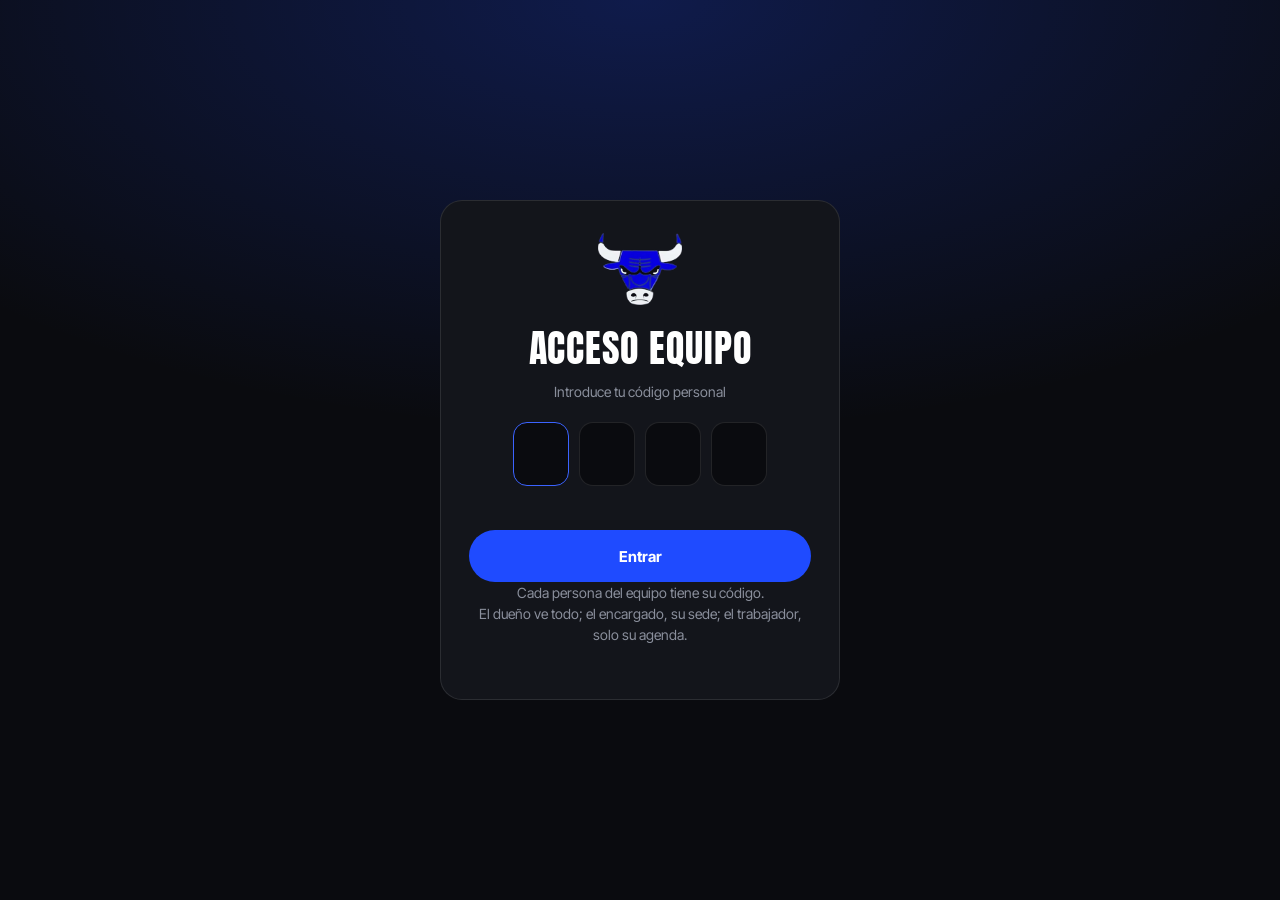
<file: panel.html>
<!doctype html>
<html lang="es">
<head>
<meta charset="utf-8">
<meta name="viewport" content="width=device-width, initial-scale=1, viewport-fit=cover">
<title>Panel La Chicago</title>
<meta name="robots" content="noindex, nofollow">
<meta name="theme-color" content="#0a0b0f">
<link rel="icon" href="favicon-64.png" type="image/png">
<link rel="preconnect" href="https://fonts.googleapis.com">
<link rel="preconnect" href="https://fonts.gstatic.com" crossorigin>
<link href="https://fonts.googleapis.com/css2?family=Anton&family=Inter+Tight:wght@400;500;600;700&family=JetBrains+Mono:wght@400;500&display=swap" rel="stylesheet">
<style>
:root{--ink:#0a0b0f;--ink-2:#13151b;--ink-3:#1d2029;--line:rgba(255,255,255,.1);--muted:#8a8f9c;--blue:#1f4bff;--blue-2:#3b63ff;--green:#3ddc84;--amber:#ffc93c;--f-d:"Anton",Impact,sans-serif;--f-b:"Inter Tight",system-ui,sans-serif;--f-m:"JetBrains Mono",monospace;--pad:clamp(16px,2.4vw,32px)}
*{box-sizing:border-box}body{margin:0;background:var(--ink);color:#fff;font-family:var(--f-b);-webkit-font-smoothing:antialiased}
a{color:inherit;text-decoration:none}button{font:inherit;color:inherit;background:none;border:0;cursor:pointer}
#nl-badge-frame{display:none!important}
.top{display:flex;align-items:center;justify-content:space-between;gap:16px;padding:16px var(--pad);border-bottom:1px solid var(--line);position:sticky;top:0;background:rgba(10,11,15,.85);backdrop-filter:blur(14px);z-index:5;flex-wrap:wrap}
.brand{display:flex;align-items:center;gap:10px;font-family:var(--f-d);font-size:22px;letter-spacing:.04em}
.brand svg{width:34px;color:var(--blue-2)}
.brand small{font-family:var(--f-m);font-size:11px;letter-spacing:.12em;color:var(--muted);margin-left:6px}
.demo{font-family:var(--f-m);font-size:10px;letter-spacing:.12em;background:var(--amber);color:var(--ink);padding:4px 8px;border-radius:99px}
.seg{display:flex;background:var(--ink-2);border:1px solid var(--line);border-radius:99px;padding:4px}
.seg button{height:34px;padding:0 16px;border-radius:99px;font-size:13px;font-weight:600;color:var(--muted)}
.seg button.on{background:#fff;color:var(--ink)}
.datenav{display:flex;align-items:center;gap:8px}
.datenav button{width:36px;height:36px;border-radius:50%;border:1px solid var(--line)}
.datenav .today{width:auto;padding:0 14px;border-radius:99px;font-size:13px}
.datenav strong{font-size:15px;min-width:190px;text-align:center}
.back{font-size:13px;color:var(--muted)}
.wrap{padding:var(--pad);display:grid;grid-template-columns:1fr 340px;gap:20px}
.kpis{grid-column:1/-1;display:grid;grid-template-columns:repeat(4,1fr);gap:14px}
.kpi{background:var(--ink-2);border:1px solid var(--line);border-radius:18px;padding:20px}
.kpi span{font-family:var(--f-m);font-size:11px;letter-spacing:.12em;text-transform:uppercase;color:var(--muted)}
.kpi b{display:block;font-family:var(--f-d);font-weight:400;font-size:46px;line-height:1;margin:10px 0 6px}
.kpi small{font-size:12px;color:var(--green)}
.kpi--blue{background:var(--blue);border-color:var(--blue)}.kpi--blue span,.kpi--blue small{color:rgba(255,255,255,.85)}
.card{background:var(--ink-2);border:1px solid var(--line);border-radius:18px;overflow:hidden}
.card h3{margin:0;padding:16px 18px;font-size:13px;font-family:var(--f-m);letter-spacing:.12em;text-transform:uppercase;color:var(--muted);border-bottom:1px solid var(--line);display:flex;justify-content:space-between}
.agenda{display:grid;grid-template-columns:56px repeat(var(--cols),1fr);position:relative}
.agenda .colh{position:sticky;top:0;padding:12px;font-weight:700;border-bottom:1px solid var(--line);border-left:1px solid var(--line);background:var(--ink-2);z-index:2;display:flex;justify-content:space-between;align-items:center}
.agenda .colh small{font-family:var(--f-m);font-size:11px;color:var(--muted);font-weight:400}
.hours{grid-column:1;position:relative}
.hours div{height:80px;font-family:var(--f-m);font-size:11px;color:var(--muted);padding:4px 8px;border-top:1px solid var(--line)}
.col{position:relative;border-left:1px solid var(--line);background:repeating-linear-gradient(180deg,var(--line) 0 1px,transparent 1px 80px)}
.ev{position:absolute;left:6px;right:6px;border-radius:10px;padding:7px 10px;font-size:12px;line-height:1.25;overflow:hidden;background:var(--ink-3);border-left:3px solid var(--blue-2);transition:transform .2s}
.ev:hover{transform:scale(1.02);z-index:3}
.ev b{display:block;font-size:13px}
.ev span{color:var(--muted)}
.ev.web{background:rgba(31,75,255,.22);border-left-color:#fff}
.ev.web::after{content:"WEB";position:absolute;right:8px;top:7px;font-family:var(--f-m);font-size:9px;background:#fff;color:var(--ink);padding:2px 5px;border-radius:4px}
.ev.blk{background:repeating-linear-gradient(45deg,#1a1c24 0 6px,#16181f 6px 12px);border-left-color:var(--muted)}
.now{position:absolute;left:56px;right:0;height:2px;background:#ff4d4d;z-index:4}
.now::before{content:"";position:absolute;left:-5px;top:-4px;width:10px;height:10px;border-radius:50%;background:#ff4d4d}
.side{display:flex;flex-direction:column;gap:20px}
.list{list-style:none;margin:0;padding:6px 0;max-height:420px;overflow:auto}
.list li{display:grid;grid-template-columns:44px 1fr auto;gap:12px;align-items:center;padding:10px 18px}
.list li+li{border-top:1px solid var(--line)}
.av{width:44px;height:44px;border-radius:50%;display:grid;place-items:center;background:var(--ink-3);font-family:var(--f-d);font-size:18px}
.list b{display:block;font-size:14px}.list span{font-size:12px;color:var(--muted)}
.tag{font-family:var(--f-m);font-size:10px;padding:4px 8px;border-radius:99px;background:var(--ink-3);white-space:nowrap}
.tag.v{background:rgba(31,75,255,.25)}.tag.s{background:rgba(61,220,132,.18)}
.bars{padding:16px 18px;display:flex;flex-direction:column;gap:12px}
.bar{font-size:13px}.bar div{display:flex;justify-content:space-between;margin-bottom:6px}.bar i{display:block;height:6px;border-radius:6px;background:var(--blue-2)}
.empty{padding:22px 18px;color:var(--muted);font-size:13px}
.empty a{color:#fff;text-decoration:underline}
.role{font-family:var(--f-m);font-size:11px;letter-spacing:.08em;text-transform:uppercase;color:var(--muted);display:flex;align-items:center;gap:10px}
.role b{color:#fff;font-weight:500}
.role button{height:32px;padding:0 12px;border-radius:99px;border:1px solid var(--line);font-family:var(--f-b);font-size:12px;text-transform:none;letter-spacing:0;color:#fff}
.role button:hover{background:#fff;color:var(--ink)}
body.locked .top>*:not(.brand),body.locked .wrap{display:none}
.login{position:fixed;inset:0;z-index:20;display:none;place-items:center;padding:20px;background:radial-gradient(120% 80% at 50% 0%,rgba(31,75,255,.25),transparent 60%),var(--ink)}
body.locked .login{display:grid}
.login__box{width:min(400px,100%);background:var(--ink-2);border:1px solid var(--line);border-radius:22px;padding:32px 28px;text-align:center}
.login__box img{width:84px;margin:0 auto 14px;display:block}
.login__box h1{font-family:var(--f-d);font-weight:400;font-size:38px;margin:0 0 6px;letter-spacing:.02em}
.login__box p{margin:0 0 22px;color:var(--muted);font-size:14px}
.pin{display:flex;gap:10px;justify-content:center;margin-bottom:18px}
.pin input{width:56px;height:64px;border-radius:14px;border:1px solid var(--line);background:var(--ink);color:#fff;font-family:var(--f-d);font-size:30px;text-align:center}
.pin input:focus{outline:none;border-color:var(--blue-2)}
.login__err{color:#ff7a7a;font-size:13px;min-height:18px;margin-bottom:8px}
.login__btn{width:100%;height:52px;border-radius:99px;background:var(--blue);font-weight:700;font-size:15px}
.login__btn:hover{background:var(--blue-2)}
.login__note{margin-top:18px;font-size:12px;color:var(--muted);line-height:1.5}
.shake{animation:shake .4s}
@keyframes shake{20%,60%{transform:translateX(-8px)}40%,80%{transform:translateX(8px)}}
@media(max-width:1000px){.wrap{grid-template-columns:1fr}.kpis{grid-template-columns:repeat(2,1fr)}}
@media(max-width:640px){.kpi b{font-size:36px}.datenav strong{min-width:0;font-size:13px}.agenda .colh small{display:none}.brand small{display:none}}
</style>
</head>
<body class="locked">
<div class="login" id="login">
  <form class="login__box" id="loginForm" autocomplete="off">
    <img src="img/logo-bull.png" alt="">
    <h1>ACCESO EQUIPO</h1>
    <p>Introduce tu código personal</p>
    <div class="pin" id="pin">
      <input inputmode="numeric" aria-label="Dígito 1"><input inputmode="numeric" aria-label="Dígito 2"><input inputmode="numeric" aria-label="Dígito 3"><input inputmode="numeric" aria-label="Dígito 4">
    </div>
    <div class="login__err" id="loginErr"></div>
    <button class="login__btn" type="submit">Entrar</button>
    <p class="login__note">Cada persona del equipo tiene su código.<br>El dueño ve todo; el encargado, su sede; el trabajador, solo su agenda.</p>
  </form>
</div>
<header class="top">
  <div class="brand"><img src="img/logo-bull-sm.png" alt="" style="width:38px;height:auto">LA CHICAGO<small>PANEL</small><span class="demo">DEMO</span></div>
  <div class="seg" id="seg"><button data-s="all" class="on">Todas</button><button data-s="vilanova">Vilanova</button><button data-s="sitges">Sitges</button></div>
  <div class="datenav"><button id="prev" aria-label="Día anterior">‹</button><button class="today" id="today">Hoy</button><strong id="dlabel"></strong><button id="nextd" aria-label="Día siguiente">›</button></div>
  <div class="role"><span id="roleTxt"></span><button id="logout">Salir</button></div>
</header>

<main class="wrap">
  <section class="kpis" id="kpis"></section>
  <section class="card">
    <h3><span>Agenda del día</span><span id="agCount"></span></h3>
    <div style="max-height:calc(100vh - 290px);min-height:480px;overflow:auto;position:relative" id="agScroll"><div class="agenda" id="agenda"></div></div>
  </section>
  <aside class="side">
    <section class="card"><h3><span>Reservas desde la web</span><span id="webCount"></span></h3><ul class="list" id="webList"></ul></section>
    <section class="card"><h3><span>Lo más pedido · semana</span></h3><div class="bars" id="bars"></div></section>
  </aside>
</main>

<script src="config.js?v=20261125j"></script>
<script>
(() => {
  const S = window.SITE, $ = s => document.querySelector(s);
  const pad = n => String(n).padStart(2, '0'), ymd = d => `${d.getFullYear()}-${pad(d.getMonth()+1)}-${pad(d.getDate())}`;
  const toM = s => { const [a,b] = s.split(':').map(Number); return a*60+b; }, toH = m => `${pad(Math.floor(m/60))}:${pad(m%60)}`;
  const esc = s => String(s).replace(/[&<>"']/g, c => ({'&':'&amp;','<':'&lt;','>':'&gt;','"':'&quot;',"'":'&#39;'}[c]));
  let sedeF = 'all', day = new Date(); day.setHours(12,0,0,0);

  /* ---- ACCESO POR ROLES ----
     DEMO: los códigos están aquí para enseñar el funcionamiento.
     En la versión real el código se comprueba en el servidor (Google Apps Script)
     y la agenda solo se envía a quien tenga un código válido. */
  const USERS = {
    '1111': { rol: 'dueno', nombre: 'Charls Albert', sede: 'all' },
    '2222': { rol: 'encargado', nombre: '', sede: 'vilanova' },
    '3333': { rol: 'encargado', nombre: '', sede: 'sitges' },
    '4444': { rol: 'trabajador', nombre: 'José Ángel', sede: 'sitges' }
  };
  const ROL_TXT = { dueno: 'Dueño', encargado: 'Encargado', trabajador: 'Trabajador' };
  let U = null;
  const money = () => U && U.rol !== 'trabajador';
  function login(u) {
    U = u; try { sessionStorage.setItem('chicago_panel', JSON.stringify(u)); } catch {}
    sedeF = u.sede;
    $('#seg').style.display = u.rol === 'dueno' ? '' : 'none';
    [...$('#seg').children].forEach(x => x.classList.toggle('on', x.dataset.s === 'all'));
    $('#roleTxt').innerHTML = `${ROL_TXT[u.rol]}${u.nombre ? ' · <b>' + esc(u.nombre) + '</b>' : ''}${u.sede !== 'all' ? ' · ' + S.sedes[u.sede].corto : ''}`;
    document.body.classList.remove('locked');
    render();
  }
  const pins = [...document.querySelectorAll('#pin input')];
  pins.forEach((inp, i) => {
    inp.addEventListener('input', () => {
      const d = inp.value.replace(/\D/g, ''); inp.value = '';
      [...d].slice(0, pins.length - i).forEach((c, k) => { pins[i + k].value = c; });
      const nx = pins.find(p => !p.value); if (nx) nx.focus();
      if (pins.every(p => p.value)) $('#loginForm').requestSubmit();
    });
    inp.addEventListener('keydown', e => { if (e.key === 'Backspace' && !inp.value && pins[i - 1]) pins[i - 1].focus(); });
  });
  $('#loginForm').addEventListener('submit', e => {
    e.preventDefault();
    const code = pins.map(p => p.value).join(''), u = USERS[code];
    if (u) { $('#loginErr').textContent = ''; pins.forEach(p => p.value = ''); login(u); return; }
    $('#loginErr').textContent = 'Código incorrecto';
    const box = $('.login__box'); box.classList.remove('shake'); void box.offsetWidth; box.classList.add('shake');
    pins.forEach(p => p.value = ''); pins[0].focus();
  });
  $('#logout').onclick = () => { U = null; try { sessionStorage.removeItem('chicago_panel'); } catch {} document.body.classList.add('locked'); pins[0].focus(); };
  const START = 10*60, END = 20*60, PX = 80/60;

  const store = () => { try { return JSON.parse(localStorage.getItem('chicago_reservas') || '[]'); } catch { return []; } };
  const nombres = ['Marc','Yeray','Kevin','Laura','Iker','Andrea','Pol','Dylan','Nerea','Óscar','Erick','Daniel','Joel','Aitana','Brayan','Sergi','Wilson','Carla','Adrián','Héctor','Jordi','Lucía','Samuel','Miguel'];
  function seeded(str){ let h=2166136261; for (const c of str){ h^=c.charCodeAt(0); h=Math.imul(h,16777619);} return ()=>{ h^=h<<13; h^=h>>>17; h^=h<<5; return ((h>>>0)%1000)/1000; }; }
  function demo(sede, date) {
    const d = new Date(date+'T12:00:00'); if (!(S.sedes[sede].horario[d.getDay()]||[]).length) return [];
    const r = seeded(sede+date+'p'), out = [];
    const W = sede === 'sitges' ? { corte:4, corteBarba:3, caballero:2, barba:1, infantil:1, balayage:1, color:1, trenzas:1, corteMujer:2, keratina:1 } : { corte:5, corteBarba:4, caballero:2, corteBarbaCejas:2, barba:1, infantil:1, trenzas:1, facial:1 };
    const pool = Object.entries(W).flatMap(([id,n]) => Array(n).fill(S.servicios.find(s => s.id === id)));
    const PR = { balayage:95, color:60, trenzas:70, corteMujer:30, keratina:80 };
    let m = START;
    while (m < END - 30) {
      if (r() < .62) {
        const s = pool[Math.floor(r()*pool.length)], len = Math.max(30, Math.min(s.min, 150));
        if (m + len > END) break;
        out.push({ sede, fecha: date, hora: toH(m), duracion: len, servicio: s.nombre, precio: (s.precioSede && s.precioSede[sede]) ?? s.precio ?? PR[s.id] ?? 40, nombre: nombres[Math.floor(r()*nombres.length)], demo: true });
        m += len;
      } else m += 30;
      if (m === 14*60 && r() < .5) { out.push({ sede, fecha: date, hora: '14:00', duracion: 30, servicio: 'Descanso', blk: true }); m += 30; }
    }
    return out;
  }
  const sedes = () => sedeF === 'all' ? ['vilanova','sitges'] : [sedeF];
  const eventsFor = (sede, date) => [...demo(sede, date), ...store().filter(x => x.sede === sede && x.fecha === date).map(x => ({...x, web: true}))];

  function render() {
    if (!U) return;
    const date = ymd(day), today = ymd(new Date());
    const dl = day.toLocaleDateString('es-ES', { weekday:'long', day:'numeric', month:'long' }); $('#dlabel').textContent = dl.charAt(0).toUpperCase() + dl.slice(1);
    const ss = sedes(), all = ss.flatMap(s => eventsFor(s, date)).filter(e => !e.blk);
    const ingresos = all.reduce((a,e) => a + (Number(e.precio)||0), 0);
    const cap = ss.reduce((a,s) => a + ((S.sedes[s].horario[day.getDay()]||[]).length ? (END-START) : 0), 0);
    const occ = cap ? Math.round(all.reduce((a,e)=>a+e.duracion,0) / cap * 100) : 0;
    const web = store().filter(x => ss.includes(x.sede));
    $('#kpis').innerHTML = `
      <div class="kpi kpi--blue"><span>Citas del día</span><b>${all.length}</b><small>${ss.length===2?'Vilanova + Sitges':S.sedes[ss[0]].corto}</small></div>
      ${money() ? `<div class="kpi"><span>Ingresos previstos</span><b>${ingresos.toLocaleString('es-ES')} €</b><small>▲ sin comisiones de terceros</small></div>`
        : `<div class="kpi"><span>Próxima cita</span><b>${(all.filter(e => date !== today || toM(e.hora) >= new Date().getHours()*60+new Date().getMinutes()).sort((a,b)=>toM(a.hora)-toM(b.hora))[0]||{}).hora || '—'}</b><small>Tu agenda de hoy</small></div>`}
      <div class="kpi"><span>Ocupación</span><b>${Math.min(occ,100)}%</b><small>${occ>70?'▲ día fuerte':'Huecos libres para la web'}</small></div>
      <div class="kpi"><span>Reservas web</span><b>${web.length}</b><small>Entran solas, 24/7</small></div>`;
    $('#agCount').textContent = `${all.length} citas`;

    const ag = $('#agenda'); ag.style.setProperty('--cols', ss.length);
    let html = `<div></div>` + ss.map(s => `<div class="colh">${S.sedes[s].corto}<small>${S.sedes[s].direccion}</small></div>`).join('');
    html += `<div class="hours">${Array.from({length:(END-START)/60},(_,i)=>`<div>${toH(START+i*60)}</div>`).join('')}</div>`;
    ss.forEach(s => {
      const evs = eventsFor(s, date);
      html += `<div class="col" style="height:${(END-START)*PX}px">${evs.map(e => {
        const top = (toM(e.hora)-START)*PX, h = Math.max(e.duracion*PX - 4, 24);
        if (e.blk) return `<div class="ev blk" style="top:${top}px;height:${h}px"><span>Descanso</span></div>`;
        return `<div class="ev ${e.web?'web':''}" style="top:${top}px;height:${h}px"><b>${esc(e.nombre)}</b><span>${e.hora} · ${esc(e.servicio)}${money() && e.precio!=null?' · '+e.precio+'€':''}</span></div>`;
      }).join('')}</div>`;
    });
    ag.innerHTML = html;
    $('#agScroll').querySelectorAll('.now').forEach(n => n.remove());
    if (date === today) {
      const n = new Date(), m = n.getHours()*60+n.getMinutes();
      if (m > START && m < END) { const l = document.createElement('div'); l.className='now'; l.style.top = (44 + (m-START)*PX) + 'px'; ag.appendChild(l); }
    }

    $('#webCount').textContent = web.length;
    $('#webList').innerHTML = web.length ? web.slice().reverse().map(x => `<li><span class="av">${esc(x.nombre[0]||'?')}</span><div><b>${esc(x.nombre)}</b><span>${esc(x.servicio)} · ${new Date(x.fecha+'T12:00:00').toLocaleDateString('es-ES',{day:'numeric',month:'short'})} ${x.hora}</span></div><span class="tag ${x.sede[0]}">${S.sedes[x.sede].corto}</span></li>`).join('')
      : `<li class="empty" style="display:block">Aún no hay reservas web en este navegador. <a href="index.html#reservar">Haz una reserva de prueba</a> y aparecerá aquí al instante.</li>`;

    const cnt = {};
    for (let i = 0; i < 7; i++) { const d = new Date(day); d.setDate(d.getDate()-i); ss.forEach(s => eventsFor(s, ymd(d)).forEach(e => { if (!e.blk) cnt[e.servicio] = (cnt[e.servicio]||0)+1; })); }
    const top = Object.entries(cnt).sort((a,b)=>b[1]-a[1]).slice(0,6), mx = top[0]?.[1]||1;
    $('#bars').innerHTML = top.map(([n,c]) => `<div class="bar"><div><span>${esc(n)}</span><span>${c}</span></div><i style="width:${c/mx*100}%"></i></div>`).join('');
  }
  $('#seg').onclick = e => { const b = e.target.closest('button'); if (!b) return; sedeF = b.dataset.s; [...$('#seg').children].forEach(x => x.classList.toggle('on', x===b)); render(); };
  $('#prev').onclick = () => { day.setDate(day.getDate()-1); render(); };
  $('#nextd').onclick = () => { day.setDate(day.getDate()+1); render(); };
  $('#today').onclick = () => { day = new Date(); day.setHours(12,0,0,0); render(); };
  addEventListener('storage', render);
  try { const saved = JSON.parse(sessionStorage.getItem('chicago_panel') || 'null'); if (saved) login(saved); else pins[0].focus(); } catch { pins[0].focus(); }
})();
</script>
</body>
</html>
</file>
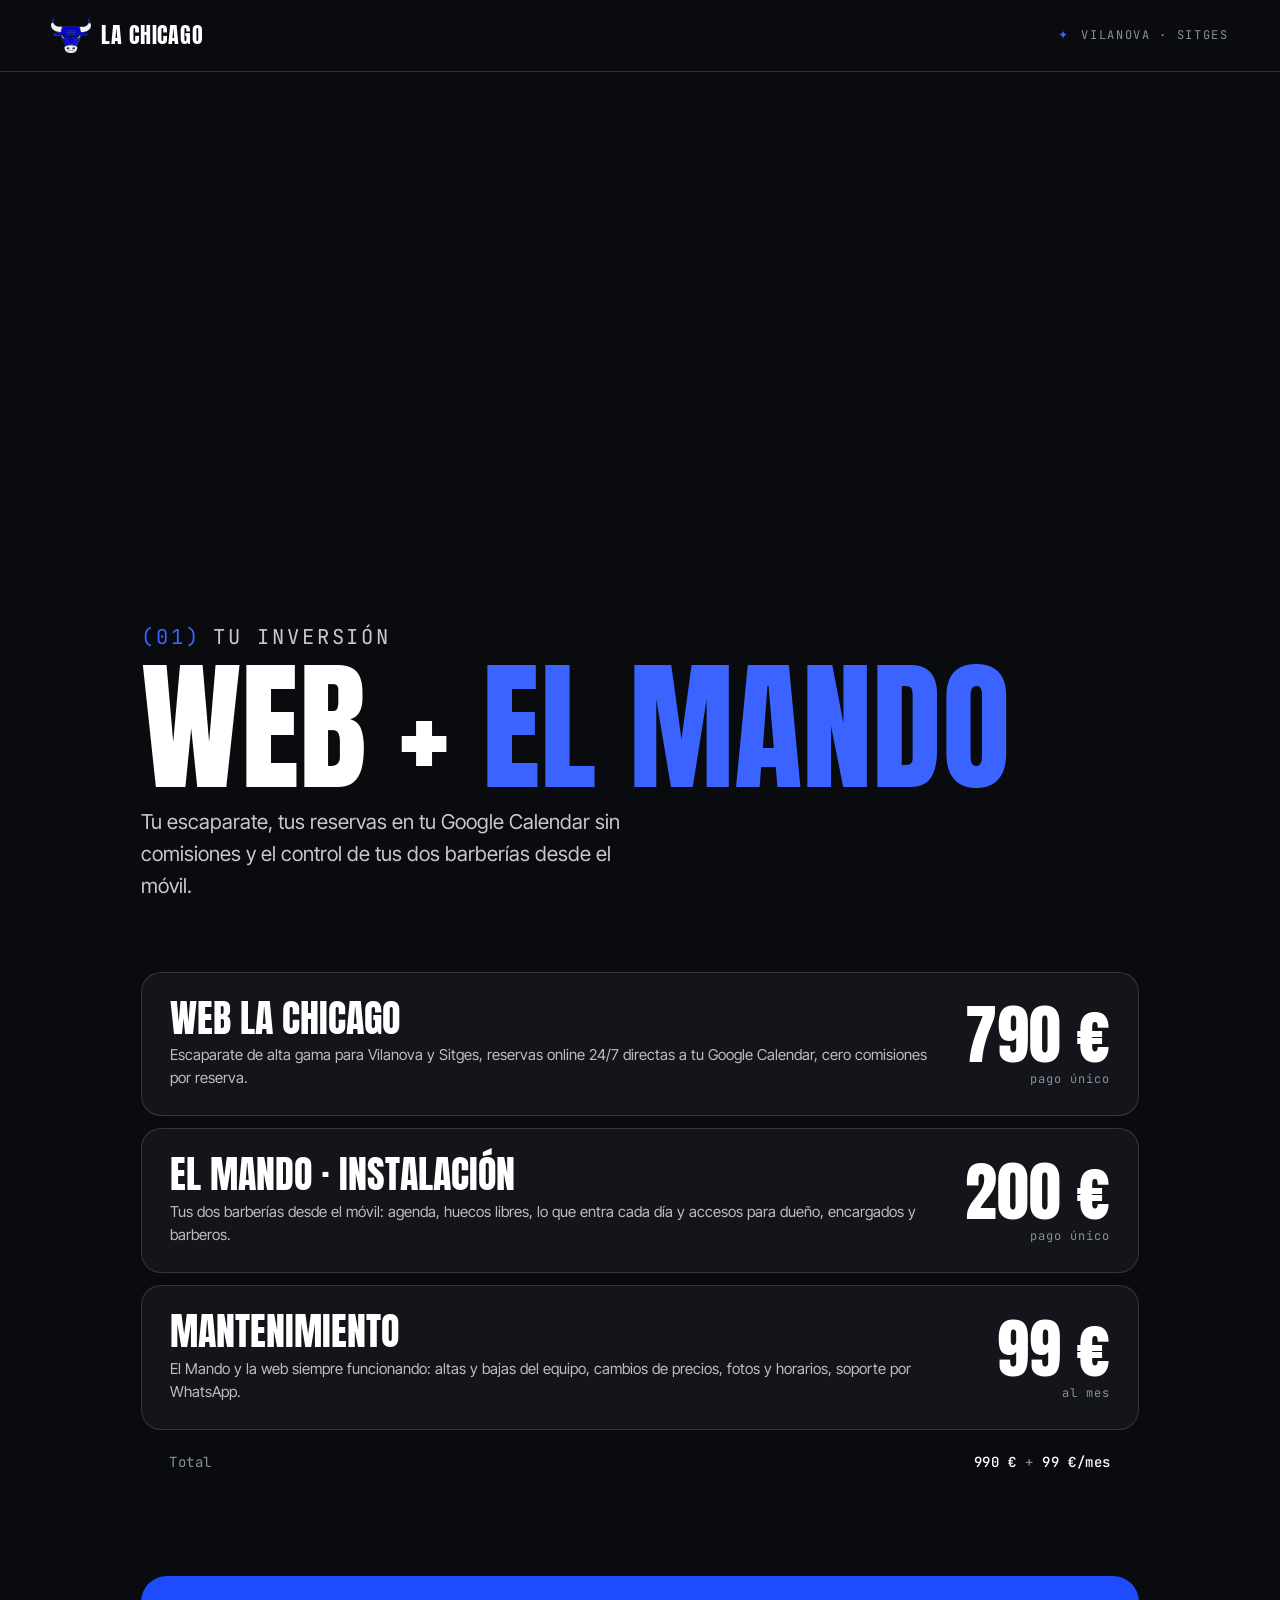
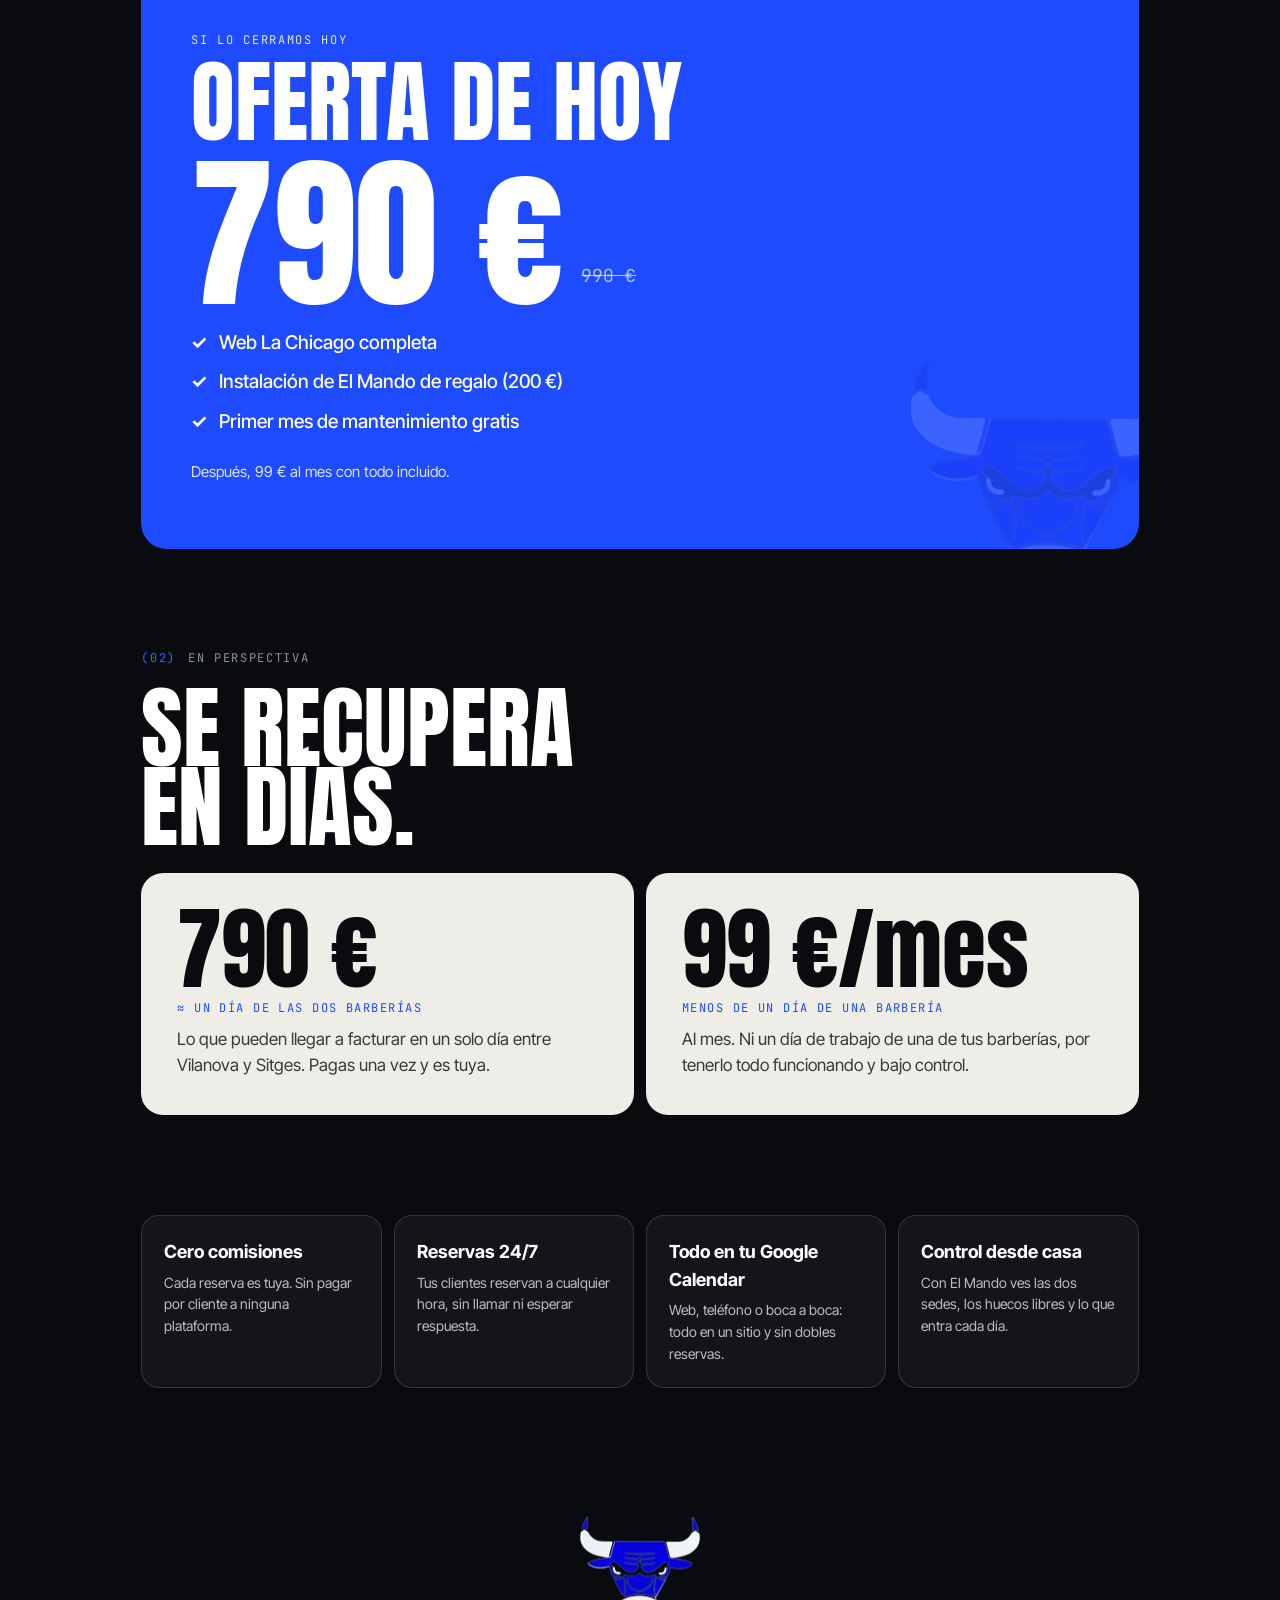
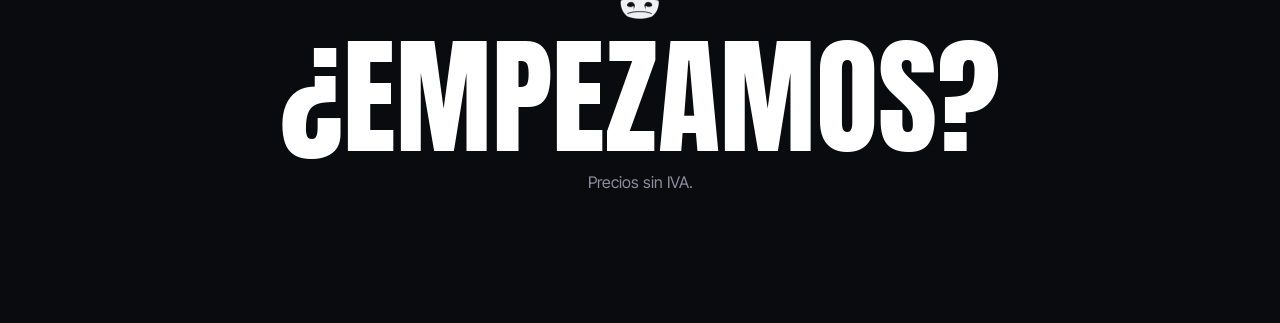
<file: precio.html>
<!doctype html>
<html lang="es">
<head>
<meta charset="utf-8">
<meta name="viewport" content="width=device-width, initial-scale=1, viewport-fit=cover">
<title>La Chicago · Precio</title>
<meta name="robots" content="noindex, nofollow">
<meta name="theme-color" content="#0a0b0f">
<link rel="icon" href="favicon-64.png" type="image/png">
<link rel="preconnect" href="https://fonts.googleapis.com">
<link rel="preconnect" href="https://fonts.gstatic.com" crossorigin>
<link href="https://fonts.googleapis.com/css2?family=Anton&family=Instrument+Serif:ital@0;1&family=Inter+Tight:wght@400;500;600;700&family=JetBrains+Mono:wght@400;500&display=swap" rel="stylesheet">
<link rel="stylesheet" href="styles.css?v=20261125j">
<style>
.w{max-width:1100px;margin:0 auto;padding:0 var(--pad)}
.top{display:flex;align-items:center;justify-content:space-between;padding:18px var(--pad);border-bottom:1px solid var(--line)}
.top img{width:40px}
.top .nav__logo{gap:10px}
.hero{padding:clamp(60px,9vw,120px) 0 clamp(40px,6vw,70px)}
.hero h1{font-family:var(--f-display);font-weight:400;text-transform:uppercase;font-size:clamp(60px,11vw,160px);line-height:.86;margin:14px 0 18px}
.hero h1 span{color:var(--blue-2)}
.hero p{font-size:clamp(17px,1.6vw,22px);color:rgba(255,255,255,.78);max-width:42ch;margin:0}
.items{display:grid;gap:12px}
.it{display:grid;grid-template-columns:1fr auto;gap:6px 24px;align-items:center;background:var(--ink-2);border:1px solid var(--line);border-radius:20px;padding:26px 28px}
.it h3{margin:0;font-family:var(--f-display);font-weight:400;text-transform:uppercase;font-size:clamp(28px,3vw,42px);line-height:1}
.it p{margin:0;color:rgba(255,255,255,.72);font-size:15px;grid-column:1}
.it .pr{grid-row:1/3;grid-column:2;text-align:right;font-family:var(--f-display);font-size:clamp(40px,5vw,64px);line-height:1}
.it .pr small{display:block;font-family:var(--f-mono);font-size:12px;color:var(--muted);letter-spacing:.08em;margin-top:6px}
.it .pr s{color:var(--muted)}
.gift{display:inline-block;margin-top:8px;font-family:var(--f-mono);font-size:11px;letter-spacing:.12em;text-transform:uppercase;background:var(--blue);color:#fff;padding:6px 10px;border-radius:99px}
.total{display:flex;justify-content:space-between;align-items:center;gap:16px;padding:22px 28px;color:var(--muted);font-family:var(--f-mono);font-size:14px;letter-spacing:.04em}
.total b{color:#fff;font-weight:500}
.offer{margin-top:clamp(50px,7vw,80px);border-radius:26px;background:var(--blue);padding:clamp(28px,4vw,50px);position:relative;overflow:hidden}
.offer::after{content:"";position:absolute;right:-50px;bottom:-50px;width:280px;height:240px;background:url(img/logo-bull.png) center/contain no-repeat;opacity:.14}
.offer small{font-family:var(--f-mono);font-size:12px;letter-spacing:.14em;text-transform:uppercase;color:rgba(255,255,255,.85)}
.offer h2{font-family:var(--f-display);font-weight:400;text-transform:uppercase;font-size:clamp(44px,7vw,96px);line-height:.88;margin:12px 0 24px}
.offer .big{display:flex;align-items:flex-end;gap:18px;flex-wrap:wrap;margin-bottom:26px}
.offer .big b{font-family:var(--f-display);font-weight:400;font-size:clamp(80px,13vw,170px);line-height:.82}
.offer .big s{font-family:var(--f-mono);font-size:18px;color:rgba(255,255,255,.65);margin-bottom:12px}
.offer ul{list-style:none;margin:0;padding:0;display:grid;gap:10px;position:relative;z-index:1}
.offer li{display:flex;gap:12px;font-size:clamp(16px,1.5vw,19px);font-weight:500}
.offer li::before{content:"✓";font-weight:700}
.offer .after{margin-top:24px;font-size:15px;color:rgba(255,255,255,.85);position:relative;z-index:1}
.persp{margin-top:clamp(60px,8vw,100px)}
.persp h2{font-family:var(--f-display);font-weight:400;text-transform:uppercase;font-size:clamp(44px,7vw,96px);line-height:.88;margin:0 0 26px}
.pg{display:grid;grid-template-columns:1fr 1fr;gap:12px}
.pc{background:var(--paper);color:var(--ink);border-radius:22px;padding:clamp(24px,3vw,36px)}
.pc .n{font-family:var(--f-display);font-size:clamp(56px,7vw,96px);line-height:.9}
.pc .eq{font-family:var(--f-mono);font-size:12px;letter-spacing:.12em;text-transform:uppercase;color:var(--blue);margin:10px 0 8px}
.pc p{margin:0;font-size:17px;color:rgba(10,11,15,.8)}
.ben{margin-top:clamp(60px,8vw,100px);display:grid;grid-template-columns:repeat(auto-fit,minmax(230px,1fr));gap:12px}
.ben div{border:1px solid var(--line);border-radius:18px;padding:22px;background:var(--ink-2)}
.ben b{display:block;font-size:18px;margin-bottom:6px}
.ben p{margin:0;font-size:14px;color:rgba(255,255,255,.72)}
.end{text-align:center;padding:clamp(70px,10vw,130px) var(--pad)}
.end h2{font-family:var(--f-display);font-weight:400;text-transform:uppercase;font-size:clamp(56px,10vw,150px);line-height:.85;margin:0 0 18px}
.end p{color:var(--muted);margin:0}
@media(max-width:700px){.it{grid-template-columns:1fr}.it .pr{grid-row:auto;grid-column:1;text-align:left}.pg{grid-template-columns:1fr}.total{flex-direction:column;align-items:flex-start}}
</style>
</head>
<body>
<header class="top">
  <span class="nav__logo"><img src="img/logo-bull-sm.png" alt=""><span>LA CHICAGO</span></span>
  <span class="label" style="margin:0"><span>✦</span> Vilanova · Sitges</span>
</header>

<main class="w">
  <section class="hero">
    <p class="label"><span>(01)</span> Tu inversión</p>
    <h1>Web + <span>El Mando</span></h1>
    <p>Tu escaparate, tus reservas en tu Google Calendar sin comisiones y el control de tus dos barberías desde el móvil.</p>
  </section>

  <section class="items">
    <div class="it">
      <h3>Web La Chicago</h3>
      <p>Escaparate de alta gama para Vilanova y Sitges, reservas online 24/7 directas a tu Google Calendar, cero comisiones por reserva.</p>
      <div class="pr">790 €<small>pago único</small></div>
    </div>
    <div class="it">
      <h3>El Mando · instalación</h3>
      <p>Tus dos barberías desde el móvil: agenda, huecos libres, lo que entra cada día y accesos para dueño, encargados y barberos.</p>
      <div class="pr">200 €<small>pago único</small></div>
    </div>
    <div class="it">
      <h3>Mantenimiento</h3>
      <p>El Mando y la web siempre funcionando: altas y bajas del equipo, cambios de precios, fotos y horarios, soporte por WhatsApp.</p>
      <div class="pr">99 €<small>al mes</small></div>
    </div>
  </section>
  <div class="total"><span>Total</span><span><b>990 €</b> + <b>99 €/mes</b></span></div>

  <section class="offer">
    <small>Si lo cerramos hoy</small>
    <h2>Oferta de hoy</h2>
    <div class="big"><b>790 €</b><s>990 €</s></div>
    <ul>
      <li>Web La Chicago completa</li>
      <li>Instalación de El Mando de regalo (200 €)</li>
      <li>Primer mes de mantenimiento gratis</li>
    </ul>
    <p class="after">Después, 99 € al mes con todo incluido.</p>
  </section>

  <section class="persp">
    <p class="label"><span>(02)</span> En perspectiva</p>
    <h2>Se recupera<br>en días.</h2>
    <div class="pg">
      <div class="pc"><div class="n">790 €</div><div class="eq">≈ un día de las dos barberías</div><p>Lo que pueden llegar a facturar en un solo día entre Vilanova y Sitges. Pagas una vez y es tuya.</p></div>
      <div class="pc"><div class="n">99 €/mes</div><div class="eq">menos de un día de una barbería</div><p>Al mes. Ni un día de trabajo de una de tus barberías, por tenerlo todo funcionando y bajo control.</p></div>
    </div>
  </section>

  <section class="ben">
    <div><b>Cero comisiones</b><p>Cada reserva es tuya. Sin pagar por cliente a ninguna plataforma.</p></div>
    <div><b>Reservas 24/7</b><p>Tus clientes reservan a cualquier hora, sin llamar ni esperar respuesta.</p></div>
    <div><b>Todo en tu Google Calendar</b><p>Web, teléfono o boca a boca: todo en un sitio y sin dobles reservas.</p></div>
    <div><b>Control desde casa</b><p>Con El Mando ves las dos sedes, los huecos libres y lo que entra cada día.</p></div>
  </section>
</main>

<section class="end">
  <img src="img/logo-bull.png" alt="" style="width:120px;margin:0 auto 24px">
  <h2>¿Empezamos?</h2>
  <p>Precios sin IVA.</p>
</section>
</body>
</html>
</file>
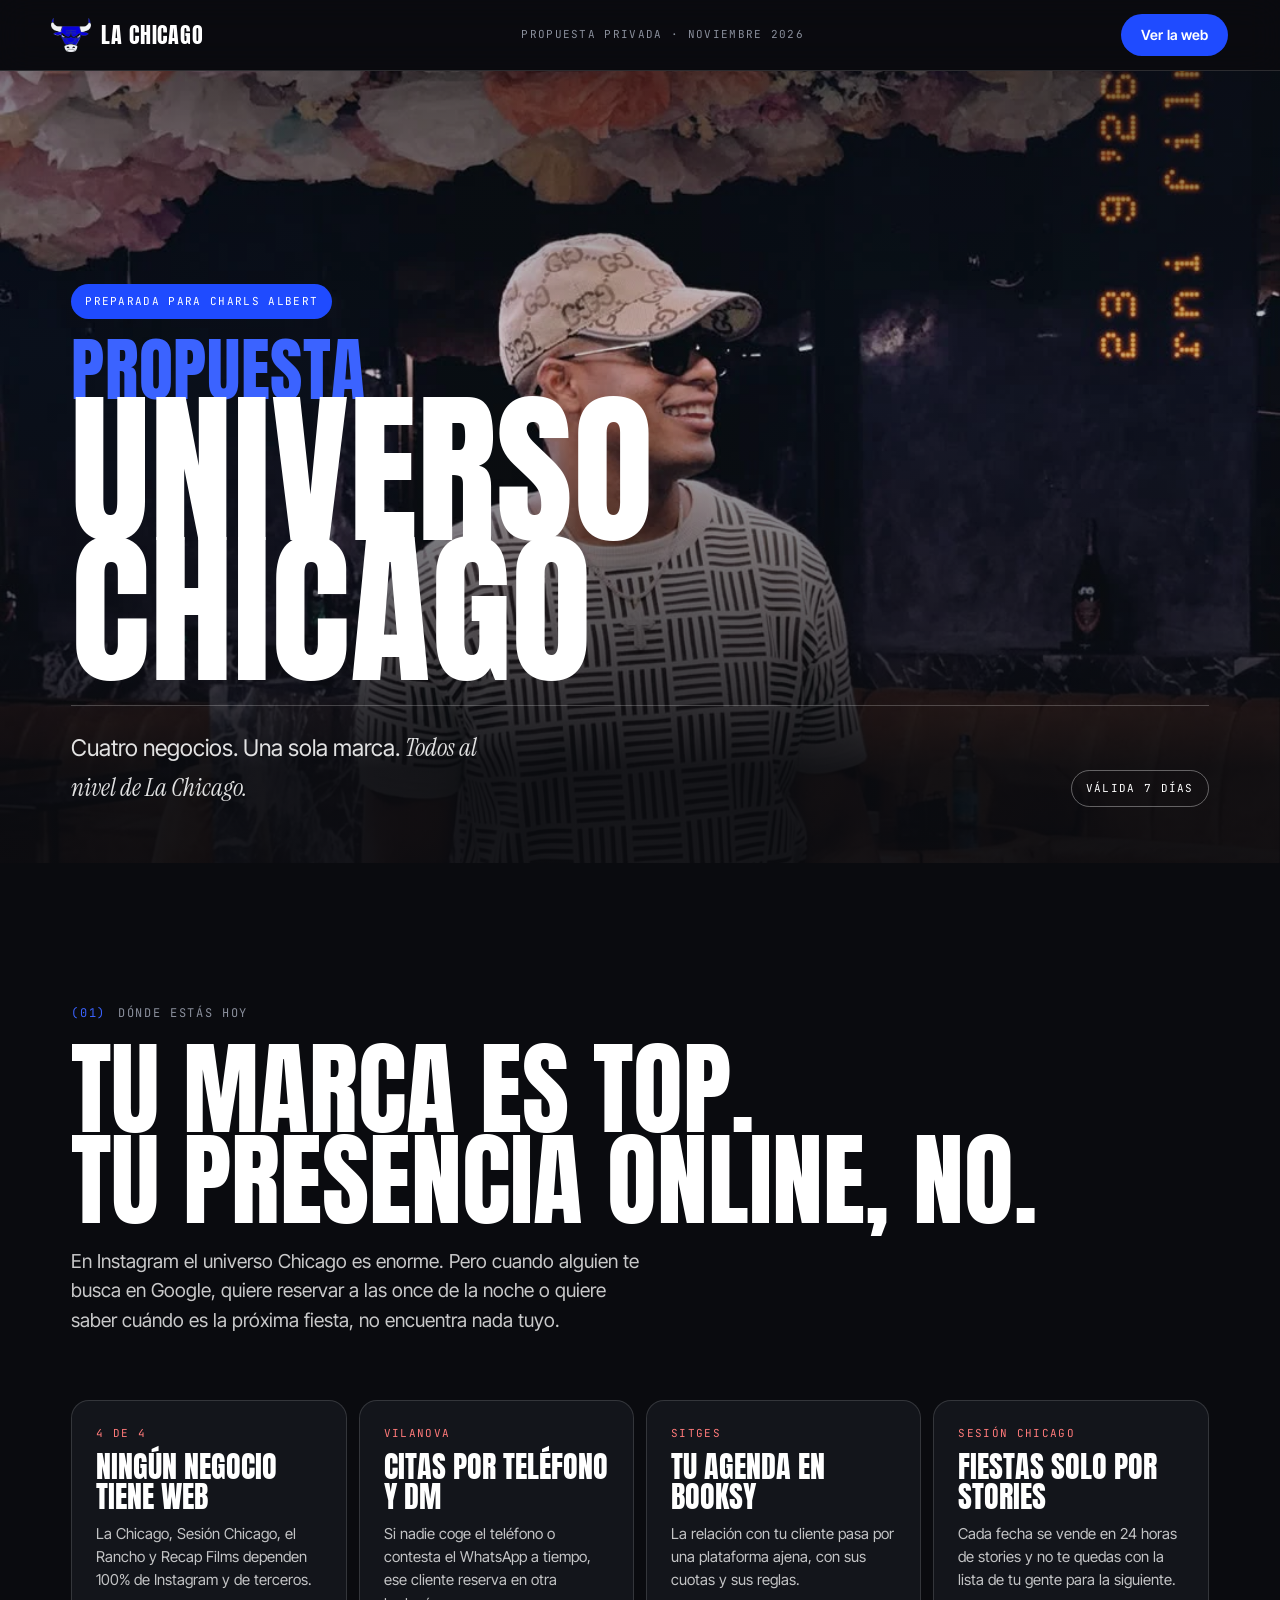
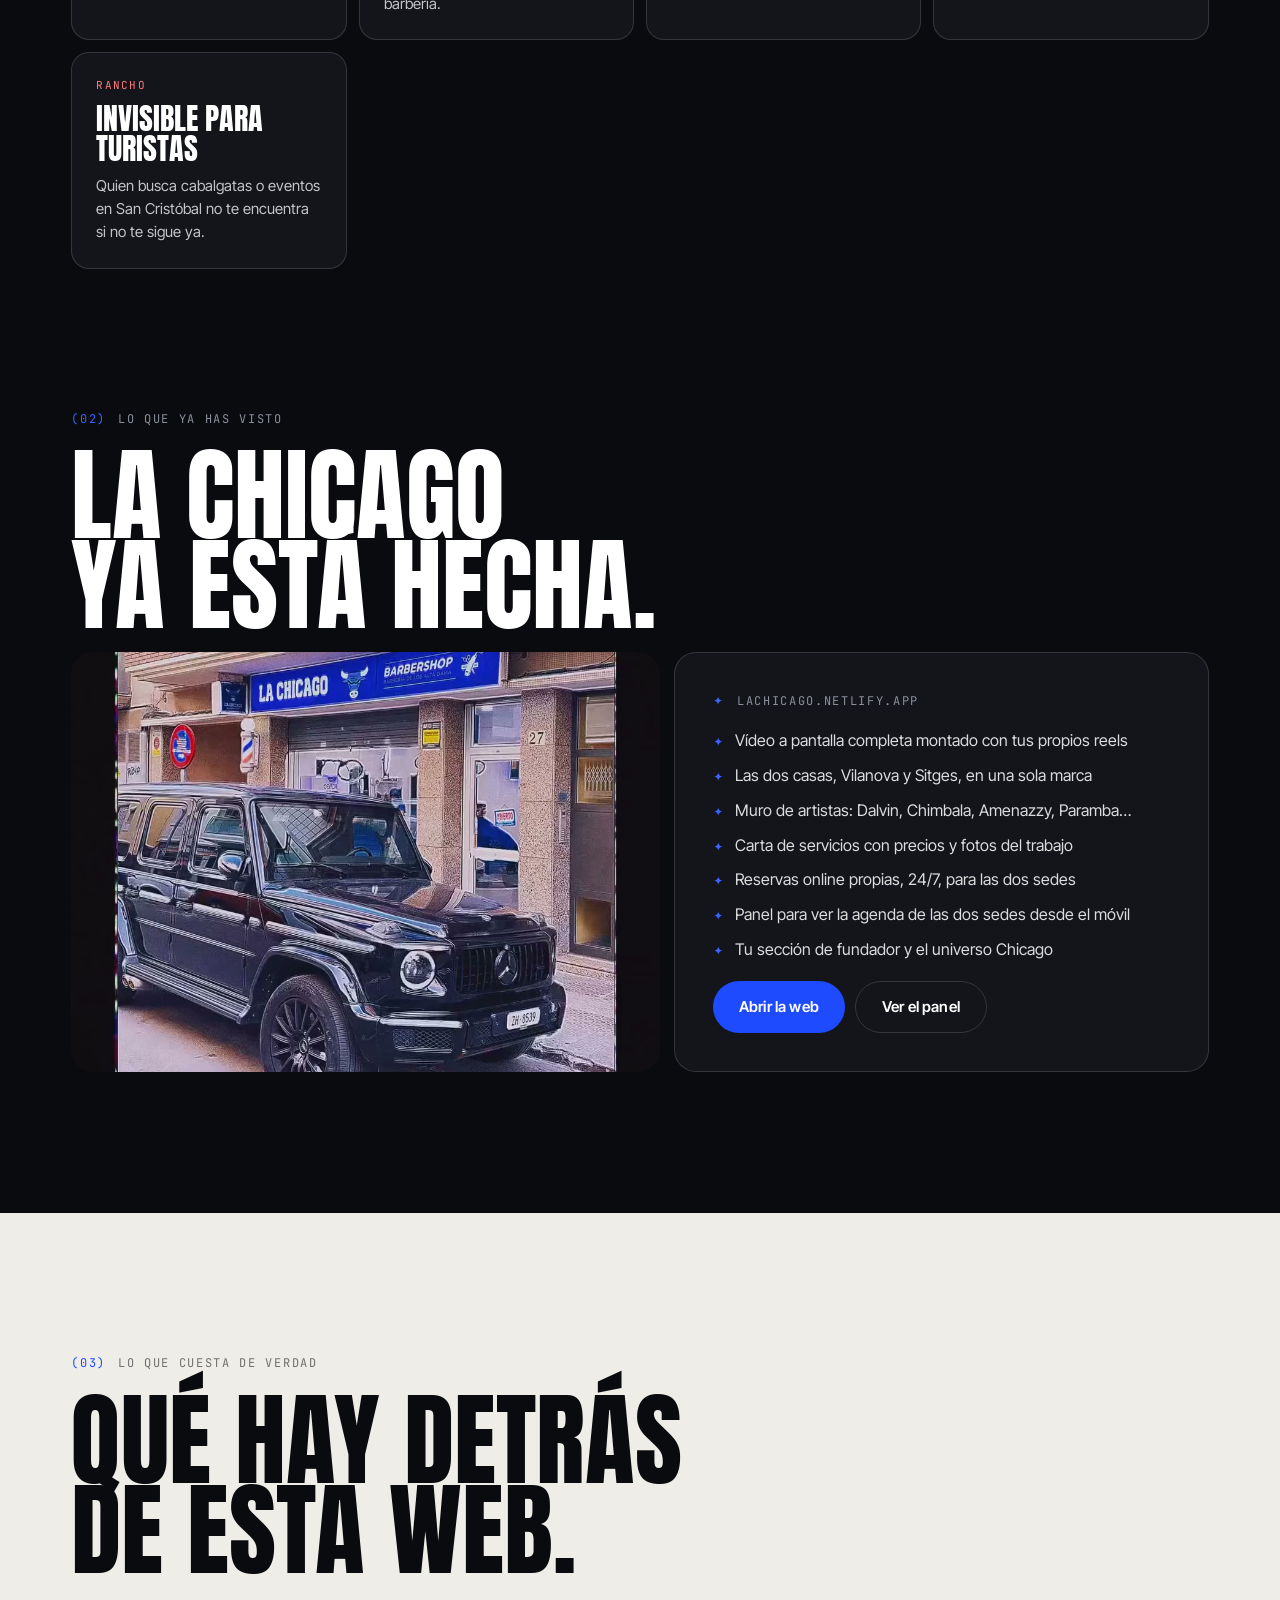
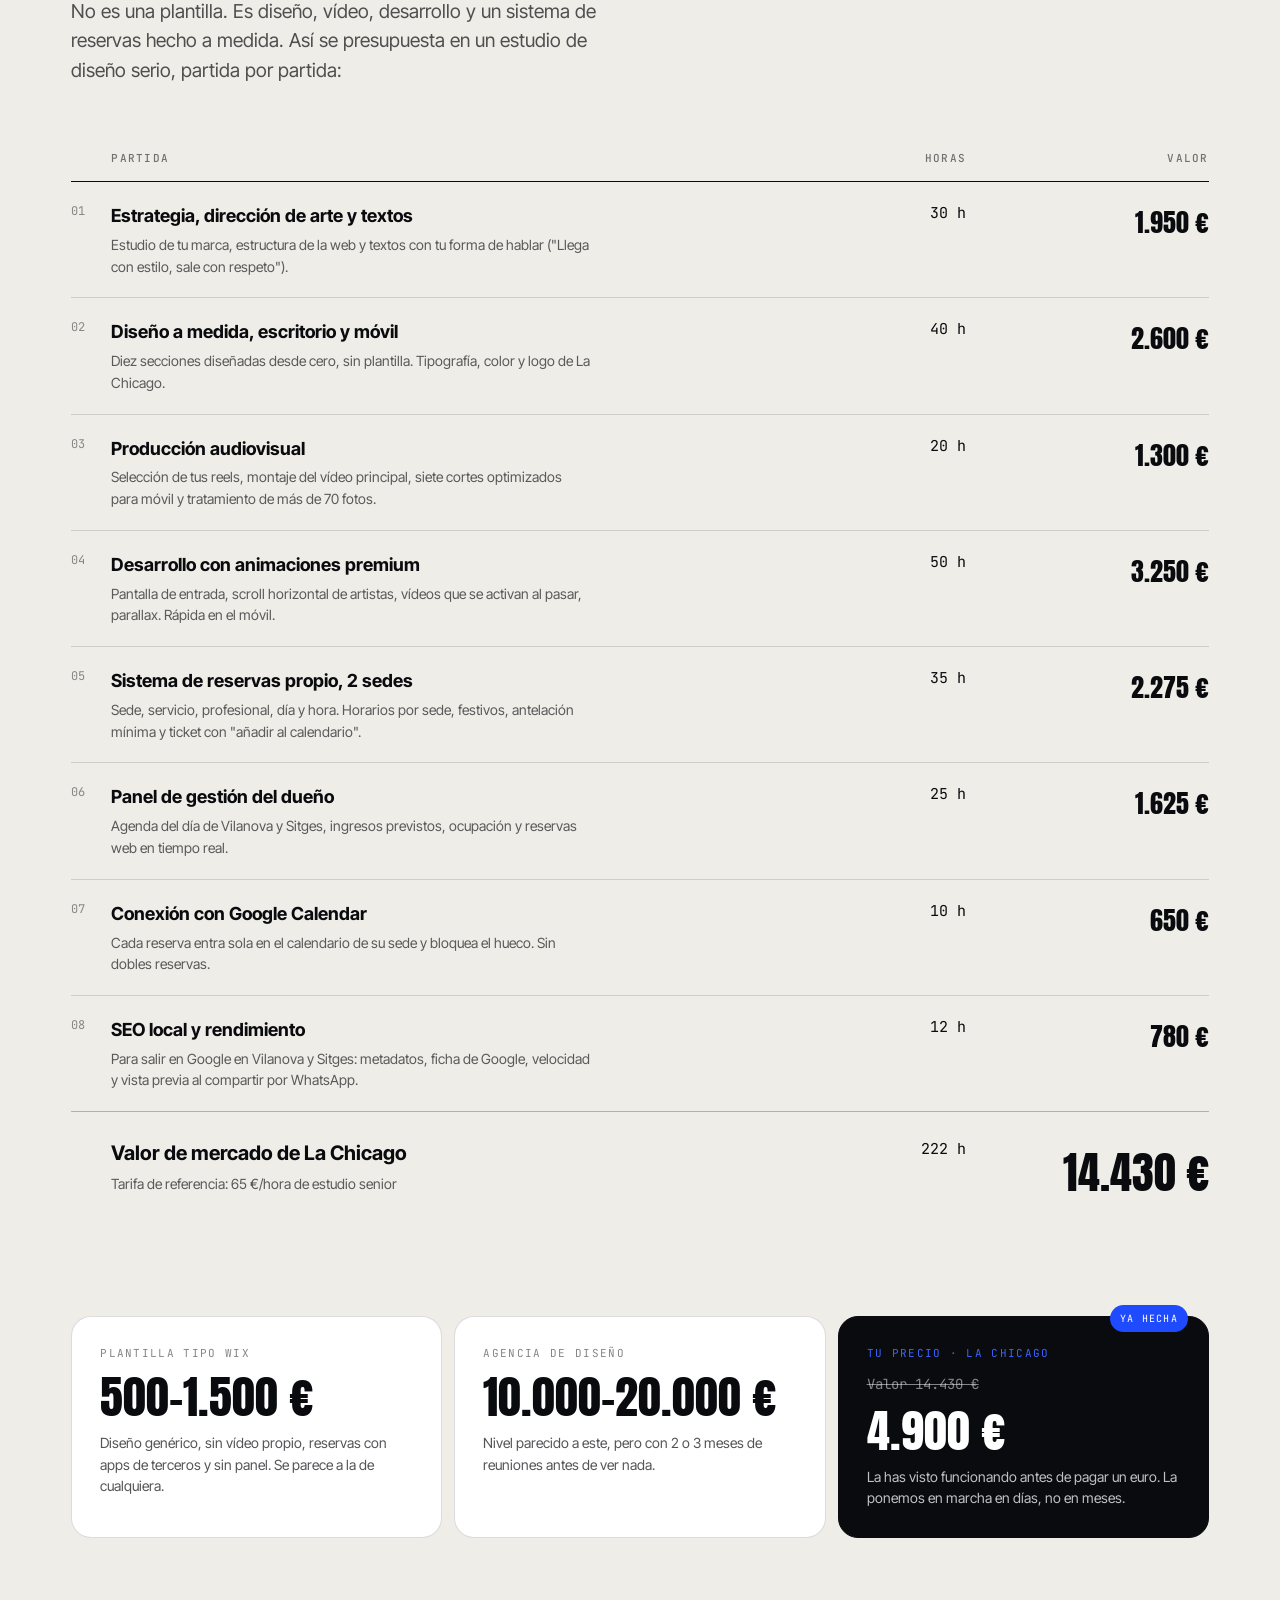
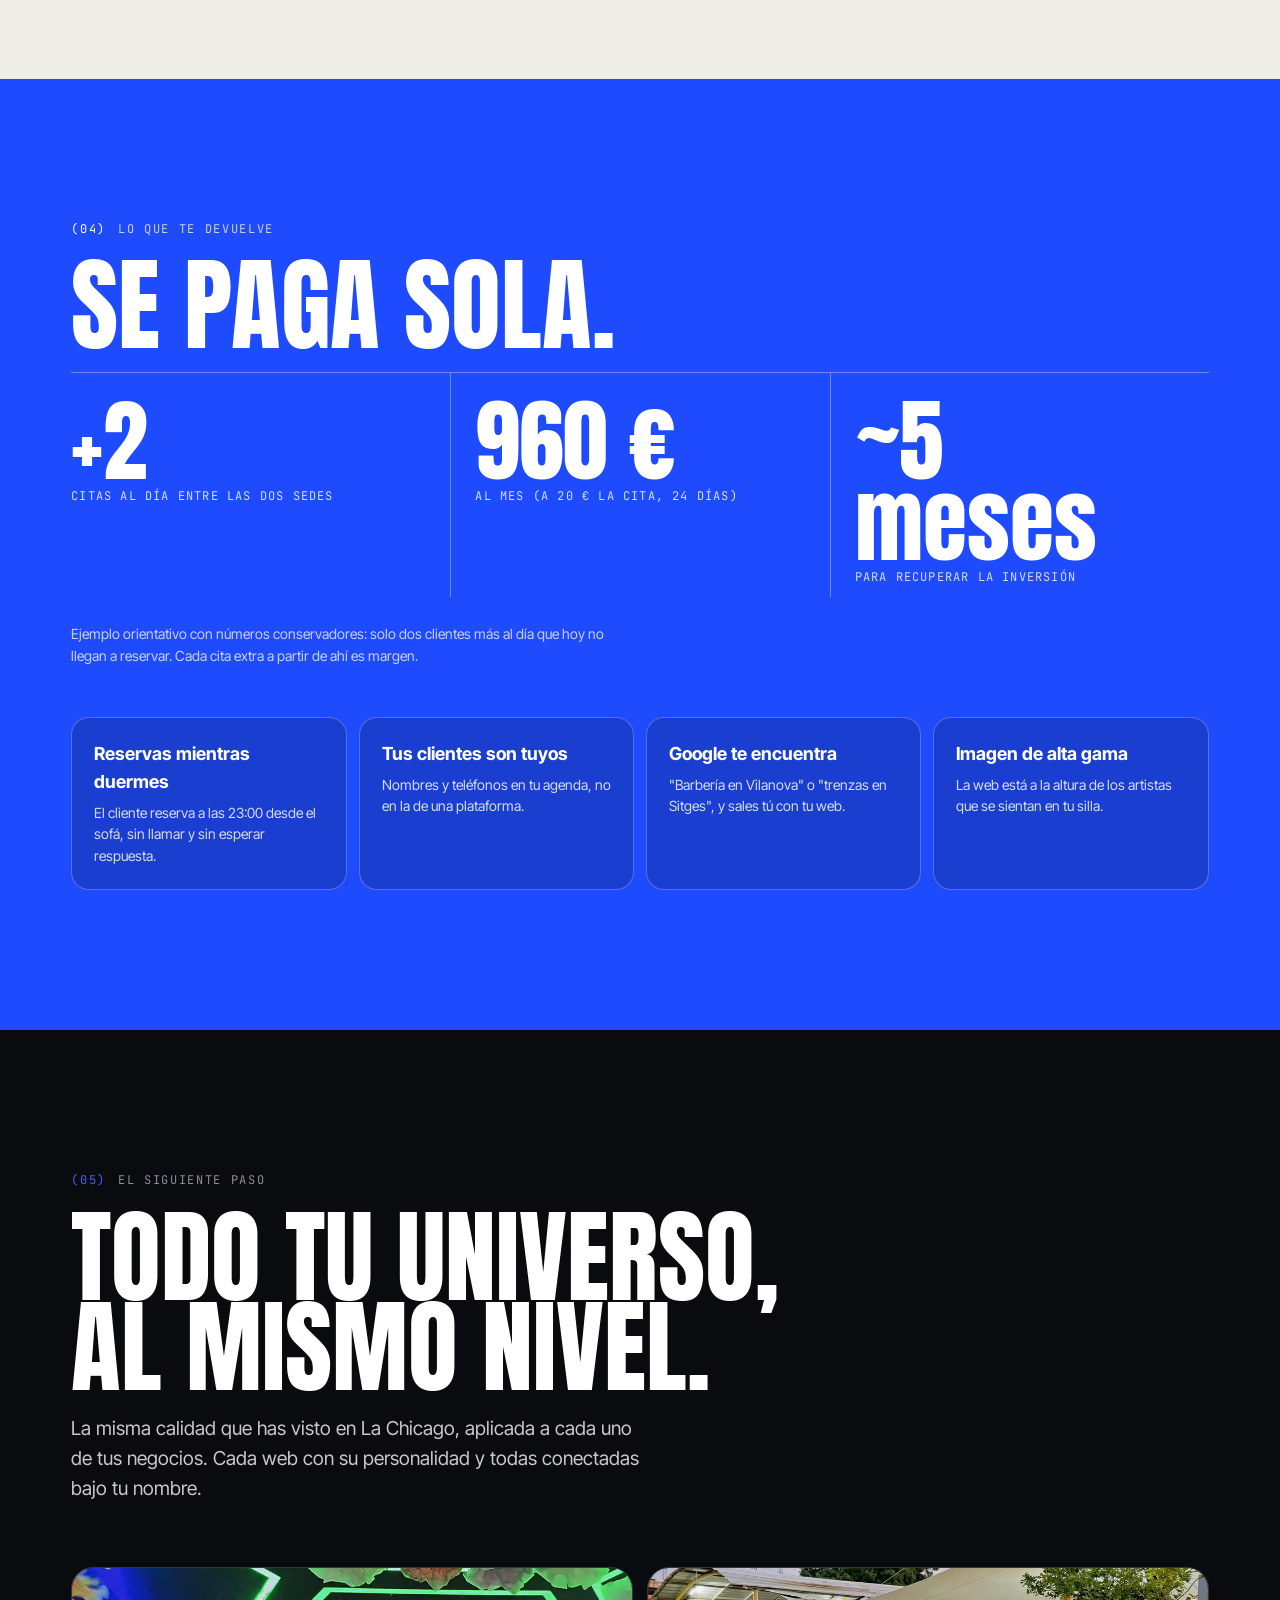
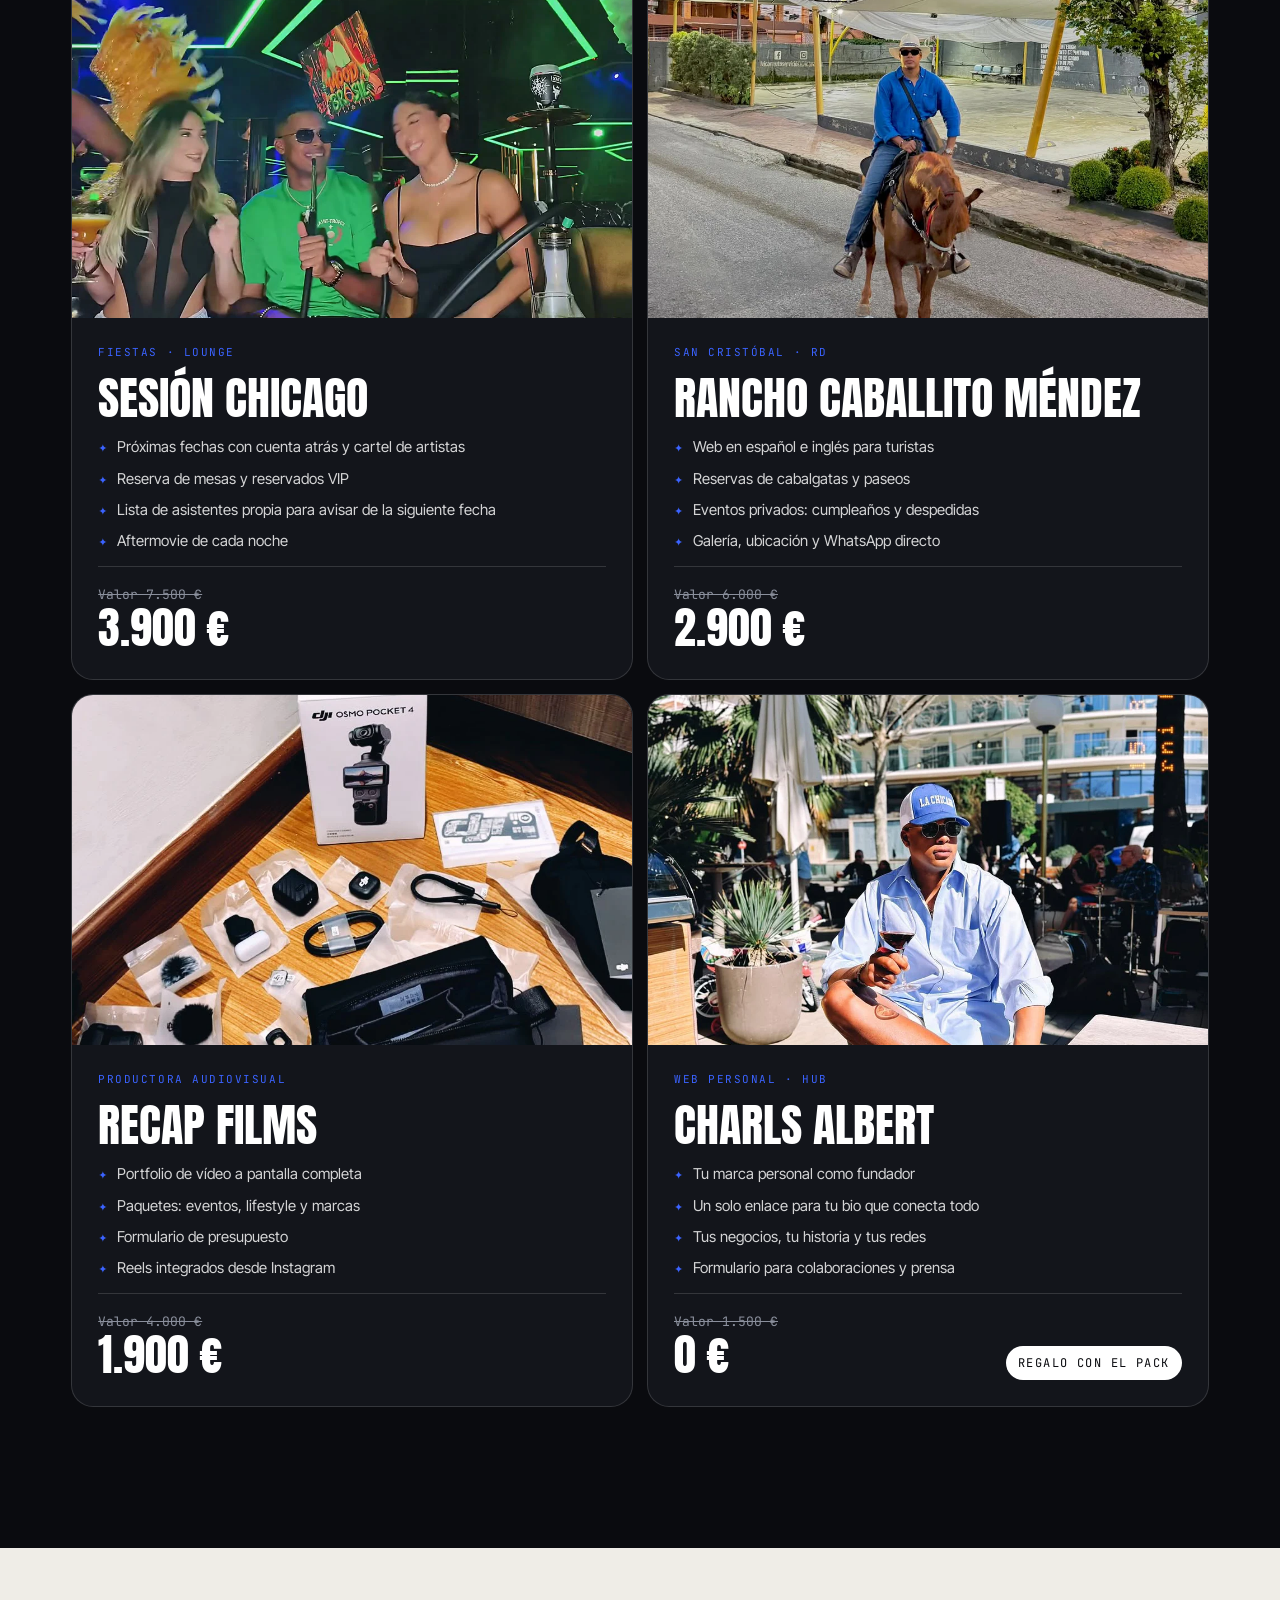
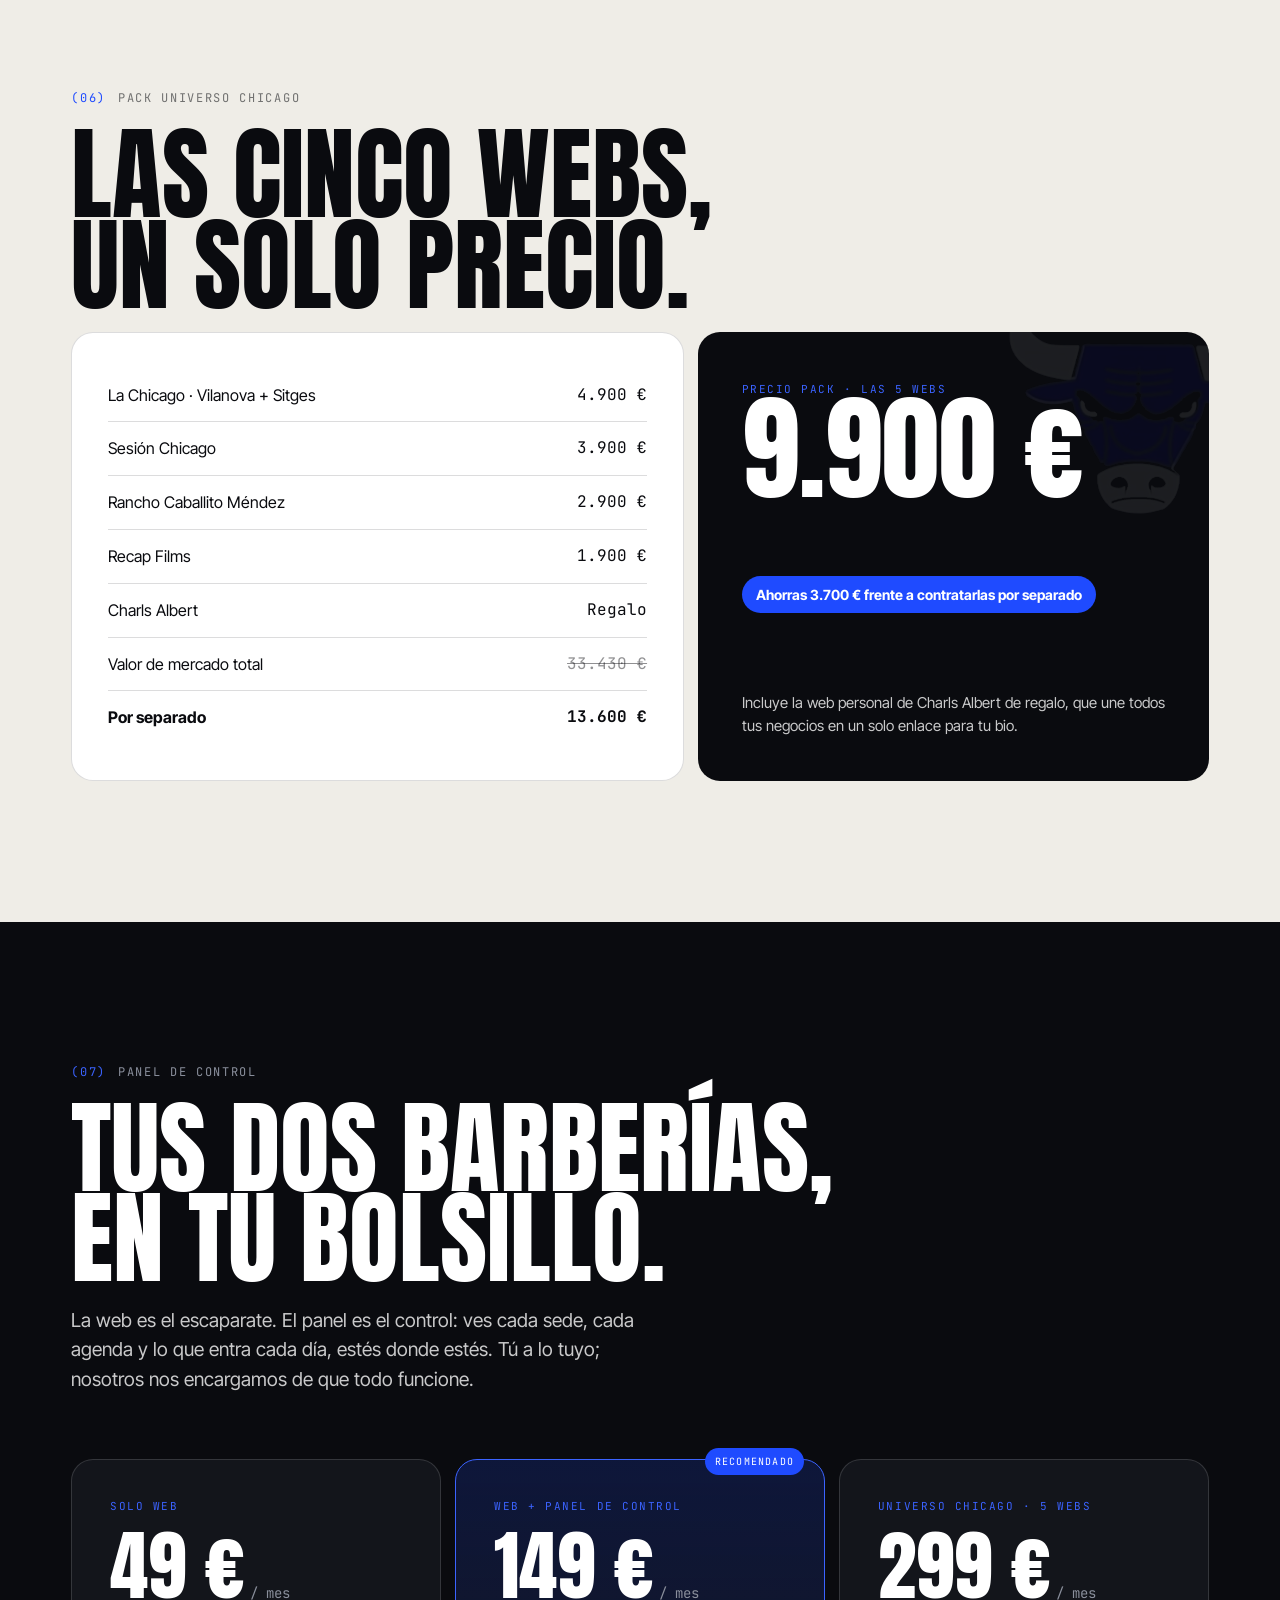
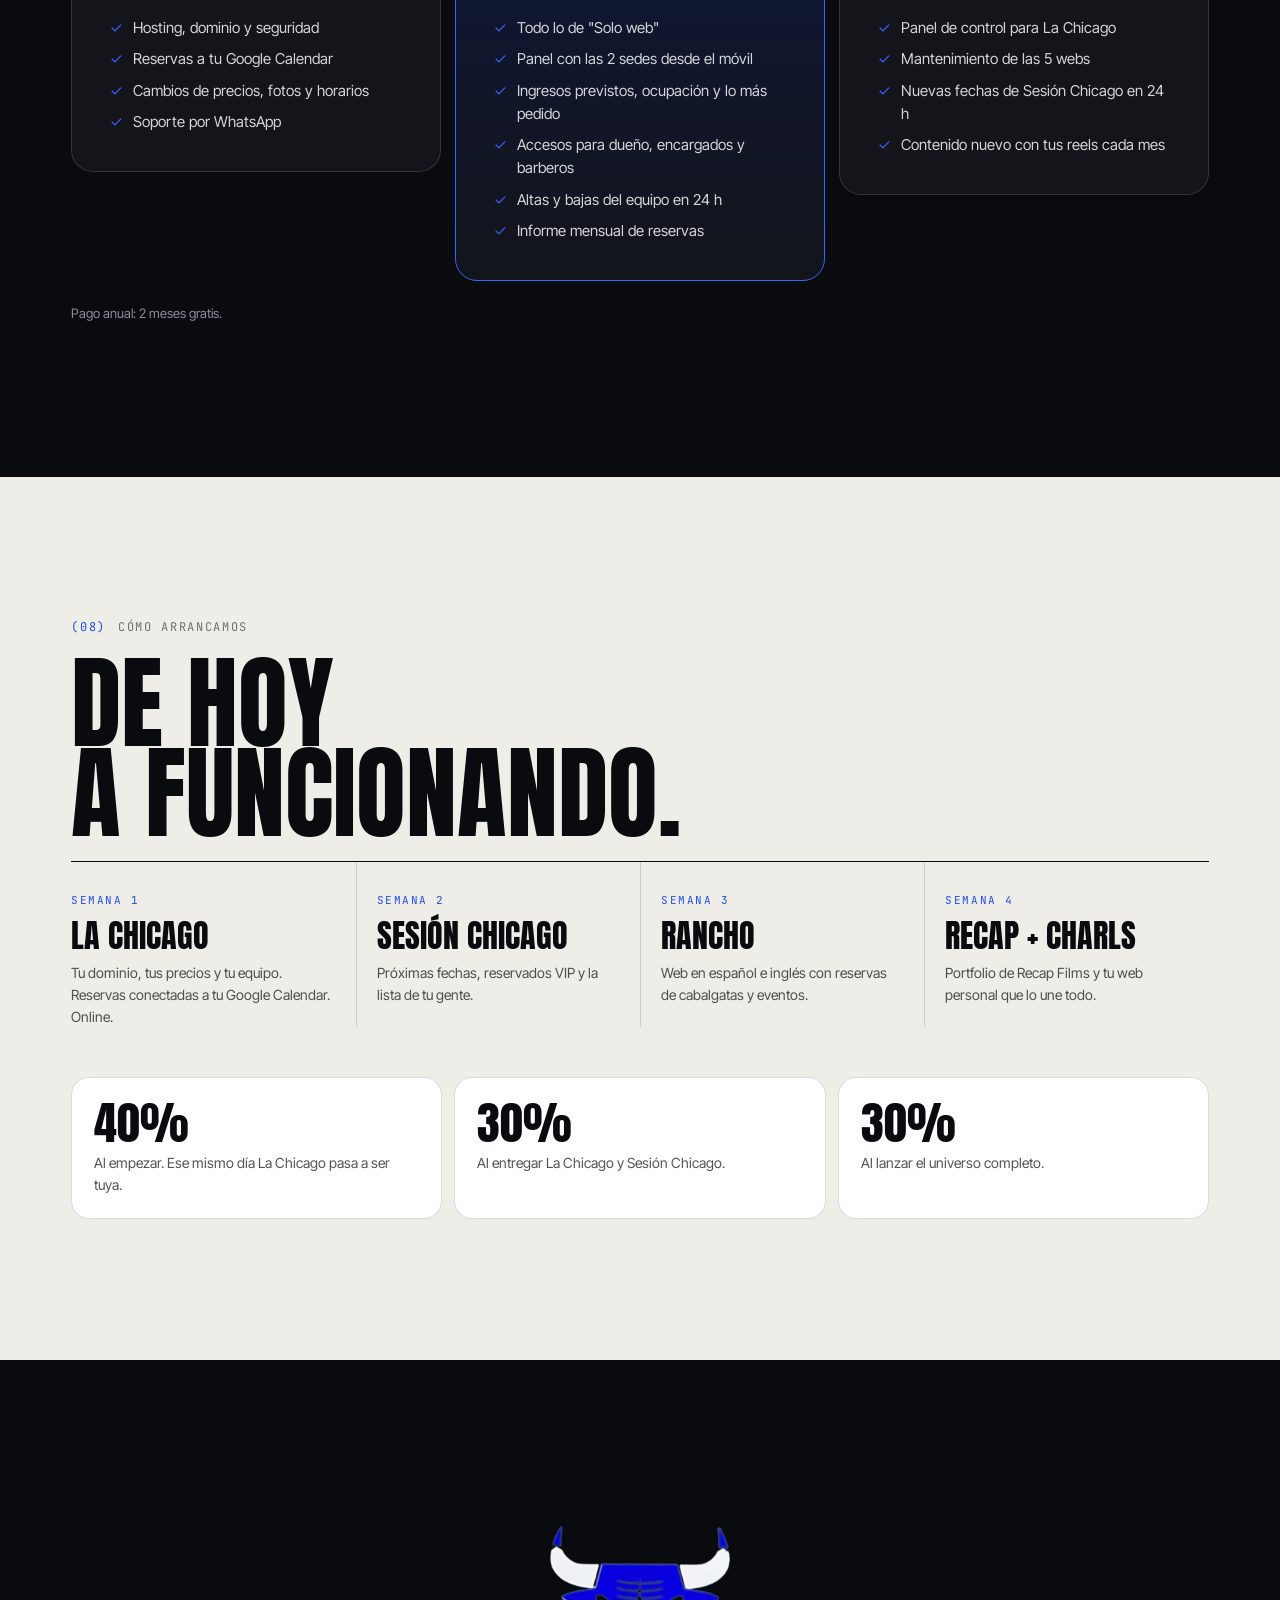
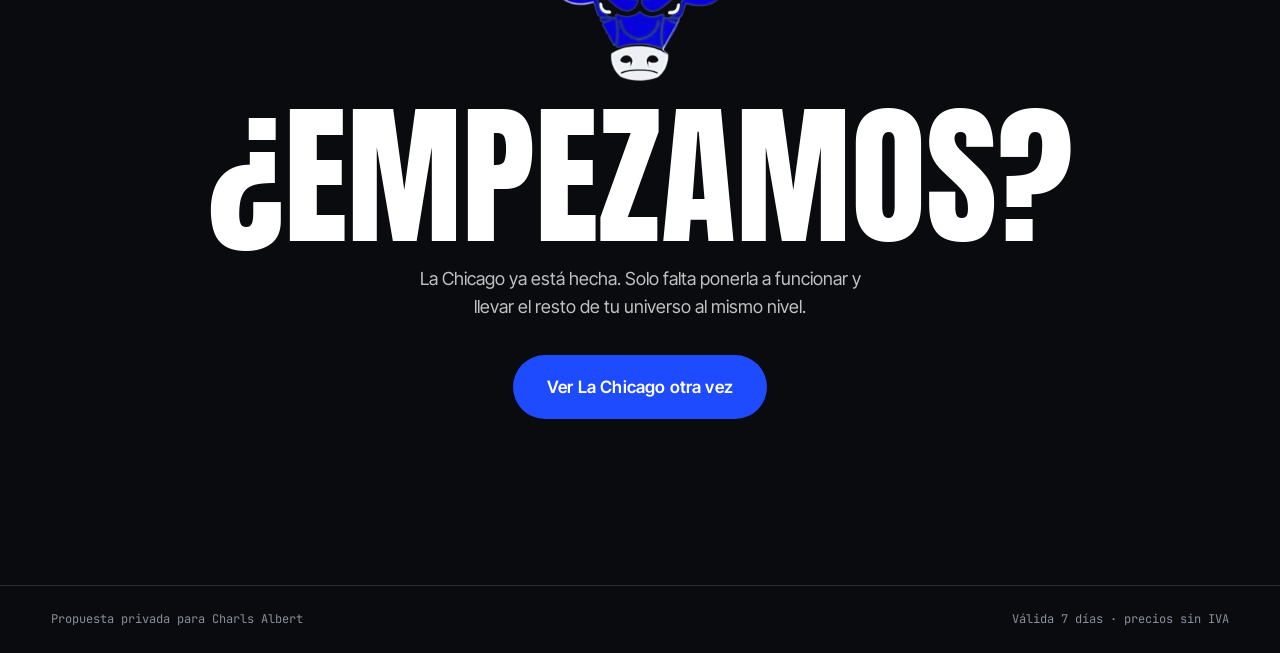
<file: propuesta.html>
<!doctype html>
<html lang="es">
<head>
<meta charset="utf-8">
<meta name="viewport" content="width=device-width, initial-scale=1, viewport-fit=cover">
<title>Propuesta Universo Chicago</title>
<meta name="robots" content="noindex, nofollow">
<meta name="theme-color" content="#0a0b0f">
<link rel="icon" href="favicon-64.png" type="image/png">
<link rel="preconnect" href="https://fonts.googleapis.com">
<link rel="preconnect" href="https://fonts.gstatic.com" crossorigin>
<link href="https://fonts.googleapis.com/css2?family=Anton&family=Instrument+Serif:ital@0;1&family=Inter+Tight:wght@400;500;600;700&family=JetBrains+Mono:wght@400;500&display=swap" rel="stylesheet">
<link rel="stylesheet" href="styles.css?v=20261125j">
<style>
/* ---- propuesta ---- */
.p-wrap { max-width: 1240px; margin: 0 auto; padding: 0 var(--pad); }
.p-nav { position: sticky; top: 0; z-index: 50; display: flex; align-items: center; justify-content: space-between; gap: 16px; padding: 14px var(--pad); background: rgba(10,11,15,.8); backdrop-filter: blur(16px); -webkit-backdrop-filter: blur(16px); border-bottom: 1px solid var(--line); }
.p-nav .nav__logo img { width: 40px; height: auto; }
.p-nav__meta { font-family: var(--f-mono); font-size: 11px; letter-spacing: .12em; text-transform: uppercase; color: var(--muted); }
.p-hero { position: relative; min-height: 88svh; display: flex; flex-direction: column; justify-content: flex-end; overflow: hidden; padding: 120px 0 56px; }
.p-hero__bg { position: absolute; inset: 0; }
.p-hero__bg img { width: 100%; height: 100%; object-fit: cover; object-position: 50% 30%; }
.p-hero__bg::after { content: ""; position: absolute; inset: 0; background: linear-gradient(180deg, rgba(10,11,15,.55), rgba(10,11,15,.2) 35%, rgba(10,11,15,.95) 88%); }
.p-hero .p-wrap { position: relative; width: 100%; }
.p-hero h1 { font-family: var(--f-display); font-weight: 400; text-transform: uppercase; line-height: .84; margin: 0 0 22px; font-size: clamp(64px, 13vw, 210px); }
.p-hero h1 span { display: block; color: var(--blue-2); font-size: .42em; letter-spacing: .01em; }
.p-hero p { margin: 0; font-size: clamp(18px, 1.8vw, 26px); max-width: 34ch; color: rgba(255,255,255,.88); }
.p-hero p em { font-size: 1.1em; }
.p-hero__row { display: flex; justify-content: space-between; align-items: flex-end; gap: 24px; flex-wrap: wrap; border-top: 1px solid rgba(255,255,255,.22); padding-top: 22px; margin-top: 26px; }
.p-chip { display: inline-flex; gap: 8px; align-items: center; font-family: var(--f-mono); font-size: 11px; letter-spacing: .12em; text-transform: uppercase; padding: 9px 14px; border-radius: 99px; background: var(--blue); }

.p-sec { padding: clamp(80px, 11vw, 150px) 0; }
.p-sec--paper { background: var(--paper); color: var(--ink); }
.p-sec--blue { background: var(--blue); }
.p-h2 { font-family: var(--f-display); font-weight: 400; text-transform: uppercase; font-size: clamp(48px, 8vw, 128px); line-height: .88; margin: 0 0 22px; }
.p-lead { font-size: clamp(17px, 1.5vw, 21px); max-width: 52ch; margin: 0 0 clamp(36px, 5vw, 64px); color: rgba(255,255,255,.78); }
.p-sec--paper .p-lead { color: rgba(10,11,15,.7); }
.p-sec--paper .label { color: rgba(10,11,15,.55); }
.p-sec--paper .label span { color: var(--blue); }

/* fugas */
.fugas { display: grid; grid-template-columns: repeat(auto-fit, minmax(260px, 1fr)); gap: 12px; }
.fuga { border: 1px solid var(--line); border-radius: 18px; padding: 24px; background: var(--ink-2); display: flex; flex-direction: column; gap: 10px; }
.fuga b { font-family: var(--f-display); font-weight: 400; font-size: 30px; text-transform: uppercase; line-height: 1; }
.fuga span { font-family: var(--f-mono); font-size: 11px; letter-spacing: .12em; text-transform: uppercase; color: #ff7a7a; }
.fuga p { margin: 0; color: rgba(255,255,255,.75); font-size: 15px; }

/* demo card */
.demo { display: grid; grid-template-columns: 1.1fr 1fr; gap: 14px; }
.demo__img { border-radius: 22px; overflow: hidden; min-height: 420px; position: relative; }
.demo__img img { position: absolute; inset: 0; width: 100%; height: 100%; object-fit: cover; }
.demo__body { border-radius: 22px; background: var(--ink-2); border: 1px solid var(--line); padding: clamp(24px, 3vw, 40px); display: flex; flex-direction: column; gap: 18px; }
.demo__body ul { margin: 0; padding: 0; list-style: none; display: grid; gap: 10px; }
.demo__body li { display: flex; gap: 12px; align-items: baseline; font-size: 16px; color: rgba(255,255,255,.85); }
.demo__body li::before { content: "✦"; color: var(--blue-2); font-size: 12px; }
.demo__btns { display: flex; gap: 10px; flex-wrap: wrap; margin-top: auto; }

/* tabla de valor */
.vt { width: 100%; border-collapse: collapse; font-size: 15px; }
.vt th { text-align: left; font-family: var(--f-mono); font-weight: 500; font-size: 11px; letter-spacing: .12em; text-transform: uppercase; color: rgba(10,11,15,.55); padding: 0 12px 14px 0; border-bottom: 1px solid var(--ink); }
.vt td { padding: 20px 12px 20px 0; border-bottom: 1px solid var(--line-d); vertical-align: top; }
.vt td:first-child { font-family: var(--f-mono); font-size: 12px; color: rgba(10,11,15,.45); width: 40px; }
.vt td b { display: block; font-size: 18px; font-weight: 700; margin-bottom: 4px; }
.vt td small { color: rgba(10,11,15,.65); font-size: 14px; display: block; max-width: 60ch; }
.vt .h, .vt .e { text-align: right; white-space: nowrap; font-family: var(--f-mono); }
.vt .e { font-family: var(--f-display); font-size: 26px; padding-right: 0; }
.vt tfoot td { border-bottom: 0; padding-top: 26px; }
.vt tfoot .e { font-size: 44px; }
.vt tfoot b { font-size: 20px; }
.vt-note { margin-top: 16px; font-size: 13px; color: rgba(10,11,15,.55); }

/* comparativa */
.cmp { display: grid; grid-template-columns: repeat(3, 1fr); gap: 12px; margin-top: clamp(50px, 7vw, 90px); }
.cmp__c { border-radius: 20px; padding: 28px; border: 1px solid var(--line-d); background: #fff; display: flex; flex-direction: column; gap: 12px; }
.cmp__c small { font-family: var(--f-mono); font-size: 11px; letter-spacing: .12em; text-transform: uppercase; color: rgba(10,11,15,.5); }
.cmp__c b { font-family: var(--f-display); font-weight: 400; font-size: clamp(34px, 3.6vw, 52px); line-height: 1; }
.cmp__c p { margin: 0; font-size: 14px; color: rgba(10,11,15,.7); }
.cmp__c--me { background: var(--ink); color: #fff; border-color: var(--ink); position: relative; }
.cmp__c--me small { color: var(--blue-2); }
.cmp__c--me p { color: rgba(255,255,255,.75); }
.cmp__c--me s { font-family: var(--f-mono); font-size: 14px; color: rgba(255,255,255,.5); }
.cmp__tag { position: absolute; top: -12px; right: 20px; background: var(--blue); color: #fff; font-family: var(--f-mono); font-size: 10px; letter-spacing: .12em; text-transform: uppercase; padding: 6px 10px; border-radius: 99px; }

/* roi */
.roi { display: grid; grid-template-columns: repeat(3, 1fr); gap: 0; border-top: 1px solid rgba(255,255,255,.35); }
.roi div { padding: 28px 24px 10px 0; }
.roi div + div { padding-left: 24px; border-left: 1px solid rgba(255,255,255,.35); }
.roi b { display: block; font-family: var(--f-display); font-weight: 400; font-size: clamp(54px, 7vw, 110px); line-height: .9; }
.roi span { font-family: var(--f-mono); font-size: 12px; letter-spacing: .1em; text-transform: uppercase; color: rgba(255,255,255,.8); }
.roi-note { margin: 26px 0 0; font-size: 14px; color: rgba(255,255,255,.75); max-width: 70ch; }
.wins { display: grid; grid-template-columns: repeat(auto-fit, minmax(240px, 1fr)); gap: 12px; margin-top: 50px; }
.wins div { background: rgba(10,11,15,.2); border: 1px solid rgba(255,255,255,.25); border-radius: 18px; padding: 22px; }
.wins b { display: block; font-size: 18px; margin-bottom: 6px; }
.wins p { margin: 0; font-size: 14px; color: rgba(255,255,255,.82); }

/* universo */
.u-grid { display: grid; grid-template-columns: repeat(2, 1fr); gap: 14px; }
.u { border-radius: 22px; overflow: hidden; background: var(--ink-2); border: 1px solid var(--line); display: flex; flex-direction: column; }
.u__img { aspect-ratio: 16/10; position: relative; overflow: hidden; }
.u__img img { width: 100%; height: 100%; object-fit: cover; transition: transform 1.2s var(--ease); }
.u:hover .u__img img { transform: scale(1.04); }
.u__b { padding: 26px; display: flex; flex-direction: column; gap: 14px; flex: 1; }
.u__k { font-family: var(--f-mono); font-size: 11px; letter-spacing: .14em; text-transform: uppercase; color: var(--blue-2); }
.u h3 { margin: 0; font-family: var(--f-display); font-weight: 400; text-transform: uppercase; font-size: clamp(36px, 3.6vw, 56px); line-height: 1; }
.u ul { margin: 0; padding: 0; list-style: none; display: grid; gap: 8px; }
.u li { font-size: 15px; color: rgba(255,255,255,.82); display: flex; gap: 10px; align-items: baseline; }
.u li::before { content: "✦"; color: var(--blue-2); font-size: 11px; }
.u__price { margin-top: auto; display: flex; justify-content: space-between; align-items: flex-end; gap: 12px; border-top: 1px solid var(--line); padding-top: 18px; }
.u__price s { font-family: var(--f-mono); font-size: 13px; color: var(--muted); display: block; }
.u__price b { font-family: var(--f-display); font-weight: 400; font-size: 44px; line-height: 1; }
.u__price .gift { font-family: var(--f-mono); font-size: 12px; letter-spacing: .12em; text-transform: uppercase; background: #fff; color: var(--ink); padding: 8px 12px; border-radius: 99px; }

/* pack */
.pack { display: grid; grid-template-columns: 1.2fr 1fr; gap: 14px; align-items: stretch; }
.pack__list { border-radius: 22px; background: #fff; border: 1px solid var(--line-d); padding: clamp(22px, 3vw, 36px); }
.pack__row { display: flex; justify-content: space-between; gap: 12px; padding: 14px 0; border-bottom: 1px solid var(--line-d); font-size: 16px; }
.pack__row span:last-child { font-family: var(--f-mono); white-space: nowrap; }
.pack__row--t { border-bottom: 0; font-weight: 700; }
.pack__row--v span:last-child { text-decoration: line-through; color: rgba(10,11,15,.45); }
.pack__offer { border-radius: 22px; background: var(--ink); color: #fff; padding: clamp(26px, 3.4vw, 44px); display: flex; flex-direction: column; justify-content: space-between; gap: 22px; position: relative; overflow: hidden; }
.pack__offer::before { content: ""; position: absolute; right: -60px; top: -60px; width: 260px; height: 260px; background: url(img/logo-bull.png) center/contain no-repeat; opacity: .08; }
.pack__offer small { font-family: var(--f-mono); font-size: 11px; letter-spacing: .14em; text-transform: uppercase; color: var(--blue-2); }
.pack__offer b { display: block; font-family: var(--f-display); font-weight: 400; font-size: clamp(72px, 9vw, 140px); line-height: .85; }
.pack__offer p { margin: 0; color: rgba(255,255,255,.78); font-size: 15px; }
.pack__save { display: inline-flex; align-self: flex-start; background: var(--blue); padding: 8px 14px; border-radius: 99px; font-weight: 700; font-size: 14px; }

/* mantenimiento */
.mt { display: grid; grid-template-columns: repeat(3, 1fr); gap: 14px; align-items: start; }
.mt__c { border-radius: 22px; border: 1px solid var(--line); background: var(--ink-2); padding: clamp(24px, 3vw, 38px); display: flex; flex-direction: column; gap: 16px; }
.mt__c--hi { border-color: var(--blue-2); background: linear-gradient(180deg, rgba(31,75,255,.18), var(--ink-2)); }
.mt__c small { font-family: var(--f-mono); font-size: 11px; letter-spacing: .14em; text-transform: uppercase; color: var(--blue-2); }
.mt__c b { font-family: var(--f-display); font-weight: 400; font-size: clamp(54px, 6vw, 84px); line-height: .9; }
.mt__c b em { font-family: var(--f-mono); font-style: normal; font-size: 14px; color: var(--muted); margin-left: 6px; }
.mt__c ul { margin: 0; padding: 0; list-style: none; display: grid; gap: 8px; }
.mt__c li { font-size: 15px; color: rgba(255,255,255,.82); display: flex; gap: 10px; }
.mt__c li::before { content: "✓"; color: var(--blue-2); }

/* timeline */
.tl { display: grid; grid-template-columns: repeat(4, 1fr); gap: 0; border-top: 1px solid var(--ink); }
.tl div { padding: 24px 20px 0 0; }
.tl div + div { padding-left: 20px; border-left: 1px solid var(--line-d); }
.tl small { font-family: var(--f-mono); font-size: 11px; letter-spacing: .14em; text-transform: uppercase; color: var(--blue); }
.tl b { display: block; font-family: var(--f-display); font-weight: 400; font-size: 32px; text-transform: uppercase; line-height: 1; margin: 10px 0; }
.tl p { margin: 0; font-size: 14px; color: rgba(10,11,15,.7); }
.pay { margin-top: 50px; display: grid; grid-template-columns: repeat(3, 1fr); gap: 12px; }
.pay div { border-radius: 18px; background: #fff; border: 1px solid var(--line-d); padding: 22px; }
.pay b { font-family: var(--f-display); font-weight: 400; font-size: 46px; line-height: 1; display: block; }
.pay p { margin: 6px 0 0; font-size: 14px; color: rgba(10,11,15,.7); }

.p-end { text-align: center; padding: clamp(100px, 13vw, 180px) var(--pad); position: relative; overflow: hidden; }
.p-end img.bull { width: clamp(120px, 14vw, 200px); margin: 0 auto 30px; }
.p-end h2 { font-family: var(--f-display); font-weight: 400; text-transform: uppercase; font-size: clamp(64px, 12vw, 200px); line-height: .85; margin: 0 0 24px; }
.p-end p { color: rgba(255,255,255,.75); max-width: 46ch; margin: 0 auto 34px; font-size: 18px; }
.p-end__btns { display: flex; gap: 12px; justify-content: center; flex-wrap: wrap; }
.p-foot { padding: 24px var(--pad); border-top: 1px solid var(--line); display: flex; justify-content: space-between; gap: 12px; flex-wrap: wrap; font-family: var(--f-mono); font-size: 12px; color: var(--muted); }

.rv { opacity: 0; transform: translateY(26px); transition: opacity 1s var(--ease), transform 1s var(--ease); }
.rv.in { opacity: 1; transform: none; }
html:not(.js) .rv { opacity: 1; transform: none; }

@media (max-width: 900px) {
  .demo, .pack, .mt, .u-grid { grid-template-columns: 1fr; }
  .demo__img { min-height: 300px; }
  .cmp { grid-template-columns: 1fr; }
  .roi { grid-template-columns: 1fr; }
  .roi div + div { padding-left: 0; border-left: 0; border-top: 1px solid rgba(255,255,255,.35); }
  .tl { grid-template-columns: 1fr 1fr; }
  .tl div:nth-child(3) { padding-left: 0; border-left: 0; }
  .pay { grid-template-columns: 1fr; }
  .p-nav__meta { display: none; }
}
@media (max-width: 640px) {
  .vt thead { display: none; }
  .vt tr { display: grid; grid-template-columns: 1fr auto; gap: 4px 12px; padding: 18px 0; border-bottom: 1px solid var(--line-d); }
  .vt td { border: 0; padding: 0; }
  .vt td:first-child { display: none; }
  .vt .h { grid-column: 1; grid-row: 2; text-align: left; font-size: 12px; color: rgba(10,11,15,.5); }
  .vt .e { grid-column: 2; grid-row: 1 / 3; align-self: center; font-size: 24px; }
  .vt tfoot tr { border-bottom: 0; }
  .vt tfoot .e { font-size: 36px; }
  .tl { grid-template-columns: 1fr; }
  .tl div + div { padding-left: 0; border-left: 0; border-top: 1px solid var(--line-d); }
  .tl div { padding-bottom: 20px; }
}
</style>
<script>document.documentElement.classList.add('js')</script>
</head>
<body>

<header class="p-nav">
  <a href="index.html" class="nav__logo"><img src="img/logo-bull-sm.png" alt="" width="40" height="35"><span>LA CHICAGO</span></a>
  <span class="p-nav__meta">Propuesta privada · Noviembre 2026</span>
  <a href="index.html" class="btn btn--blue btn--sm">Ver la web</a>
</header>

<!-- HERO -->
<section class="p-hero">
  <div class="p-hero__bg"><img src="img/charls-1.webp" alt=""></div>
  <div class="p-wrap">
    <span class="p-chip">Preparada para Charls Albert</span>
    <h1 style="margin-top:22px"><span>Propuesta</span>Universo Chicago</h1>
    <div class="p-hero__row">
      <p>Cuatro negocios. Una sola marca. <em>Todos al nivel de La Chicago.</em></p>
      <span class="p-chip" style="background:transparent;border:1px solid rgba(255,255,255,.35)">Válida 7 días</span>
    </div>
  </div>
</section>

<!-- FUGAS -->
<section class="p-sec">
  <div class="p-wrap">
    <p class="label"><span>(01)</span> Dónde estás hoy</p>
    <h2 class="p-h2 rv">Tu marca es top.<br>Tu presencia online, no.</h2>
    <p class="p-lead rv">En Instagram el universo Chicago es enorme. Pero cuando alguien te busca en Google, quiere reservar a las once de la noche o quiere saber cuándo es la próxima fiesta, no encuentra nada tuyo.</p>
    <div class="fugas">
      <div class="fuga rv"><span>4 de 4</span><b>Ningún negocio tiene web</b><p>La Chicago, Sesión Chicago, el Rancho y Recap Films dependen 100% de Instagram y de terceros.</p></div>
      <div class="fuga rv"><span>Vilanova</span><b>Citas por teléfono y DM</b><p>Si nadie coge el teléfono o contesta el WhatsApp a tiempo, ese cliente reserva en otra barbería.</p></div>
      <div class="fuga rv"><span>Sitges</span><b>Tu agenda en Booksy</b><p>La relación con tu cliente pasa por una plataforma ajena, con sus cuotas y sus reglas.</p></div>
      <div class="fuga rv"><span>Sesión Chicago</span><b>Fiestas solo por stories</b><p>Cada fecha se vende en 24 horas de stories y no te quedas con la lista de tu gente para la siguiente.</p></div>
      <div class="fuga rv"><span>Rancho</span><b>Invisible para turistas</b><p>Quien busca cabalgatas o eventos en San Cristóbal no te encuentra si no te sigue ya.</p></div>
    </div>
  </div>
</section>

<!-- LA DEMO -->
<section class="p-sec" style="padding-top:0">
  <div class="p-wrap">
    <p class="label"><span>(02)</span> Lo que ya has visto</p>
    <h2 class="p-h2 rv">La Chicago<br>ya está hecha.</h2>
    <div class="demo rv">
      <div class="demo__img"><img src="img/vng-facade.webp" alt="Fachada de La Chicago en Vilanova"></div>
      <div class="demo__body">
        <p class="label" style="margin:0"><span>✦</span> lachicago.netlify.app</p>
        <ul>
          <li>Vídeo a pantalla completa montado con tus propios reels</li>
          <li>Las dos casas, Vilanova y Sitges, en una sola marca</li>
          <li>Muro de artistas: Dalvin, Chimbala, Amenazzy, Paramba…</li>
          <li>Carta de servicios con precios y fotos del trabajo</li>
          <li>Reservas online propias, 24/7, para las dos sedes</li>
          <li>Panel para ver la agenda de las dos sedes desde el móvil</li>
          <li>Tu sección de fundador y el universo Chicago</li>
        </ul>
        <div class="demo__btns">
          <a class="btn btn--blue" href="index.html">Abrir la web</a>
          <a class="btn btn--line" href="panel.html">Ver el panel</a>
        </div>
      </div>
    </div>
  </div>
</section>

<!-- VALOR -->
<section class="p-sec p-sec--paper">
  <div class="p-wrap">
    <p class="label"><span>(03)</span> Lo que cuesta de verdad</p>
    <h2 class="p-h2 rv">Qué hay detrás<br>de esta web.</h2>
    <p class="p-lead rv">No es una plantilla. Es diseño, vídeo, desarrollo y un sistema de reservas hecho a medida. Así se presupuesta en un estudio de diseño serio, partida por partida:</p>
    <table class="vt rv" id="valueTable">
      <thead><tr><th></th><th>Partida</th><th class="h">Horas</th><th class="e" style="font-family:var(--f-mono);font-size:11px">Valor</th></tr></thead>
      <tbody></tbody>
      <tfoot><tr><td></td><td><b>Valor de mercado de La Chicago</b><small>Tarifa de referencia: <span id="rate"></span> €/hora de estudio senior</small></td><td class="h" id="hTot"></td><td class="e" id="eTot"></td></tr></tfoot>
    </table>

    <div class="cmp">
      <div class="cmp__c rv"><small>Plantilla tipo Wix</small><b>500–1.500 €</b><p>Diseño genérico, sin vídeo propio, reservas con apps de terceros y sin panel. Se parece a la de cualquiera.</p></div>
      <div class="cmp__c rv"><small>Agencia de diseño</small><b>10.000–20.000 €</b><p>Nivel parecido a este, pero con 2 o 3 meses de reuniones antes de ver nada.</p></div>
      <div class="cmp__c cmp__c--me rv"><span class="cmp__tag">Ya hecha</span><small>Tu precio · La Chicago</small><s id="cmpValue"></s><b id="cmpPrice"></b><p>La has visto funcionando antes de pagar un euro. La ponemos en marcha en días, no en meses.</p></div>
    </div>
  </div>
</section>

<!-- ROI -->
<section class="p-sec p-sec--blue">
  <div class="p-wrap">
    <p class="label" style="color:rgba(255,255,255,.75)"><span style="color:#fff">(04)</span> Lo que te devuelve</p>
    <h2 class="p-h2 rv">Se paga sola.</h2>
    <div class="roi rv">
      <div><b>+2</b><span>citas al día entre las dos sedes</span></div>
      <div><b id="roiMes"></b><span>al mes (a 20 € la cita, 24 días)</span></div>
      <div><b id="roiMeses"></b><span>para recuperar la inversión</span></div>
    </div>
    <p class="roi-note">Ejemplo orientativo con números conservadores: solo dos clientes más al día que hoy no llegan a reservar. Cada cita extra a partir de ahí es margen.</p>
    <div class="wins">
      <div class="rv"><b>Reservas mientras duermes</b><p>El cliente reserva a las 23:00 desde el sofá, sin llamar y sin esperar respuesta.</p></div>
      <div class="rv"><b>Tus clientes son tuyos</b><p>Nombres y teléfonos en tu agenda, no en la de una plataforma.</p></div>
      <div class="rv"><b>Google te encuentra</b><p>"Barbería en Vilanova" o "trenzas en Sitges", y sales tú con tu web.</p></div>
      <div class="rv"><b>Imagen de alta gama</b><p>La web está a la altura de los artistas que se sientan en tu silla.</p></div>
    </div>
  </div>
</section>

<!-- UNIVERSO -->
<section class="p-sec">
  <div class="p-wrap">
    <p class="label"><span>(05)</span> El siguiente paso</p>
    <h2 class="p-h2 rv">Todo tu universo,<br>al mismo nivel.</h2>
    <p class="p-lead rv">La misma calidad que has visto en La Chicago, aplicada a cada uno de tus negocios. Cada web con su personalidad y todas conectadas bajo tu nombre.</p>
    <div class="u-grid" id="uGrid"></div>
  </div>
</section>

<!-- PACK -->
<section class="p-sec p-sec--paper">
  <div class="p-wrap">
    <p class="label"><span>(06)</span> Pack Universo Chicago</p>
    <h2 class="p-h2 rv">Las cinco webs,<br>un solo precio.</h2>
    <div class="pack rv">
      <div class="pack__list" id="packList"></div>
      <div class="pack__offer">
        <div>
          <small>Precio pack · las 5 webs</small>
          <b id="packPrice"></b>
        </div>
        <span class="pack__save" id="packSave"></span>
        <p>Incluye la web personal de Charls Albert de regalo, que une todos tus negocios en un solo enlace para tu bio.</p>
      </div>
    </div>
  </div>
</section>

<!-- MANTENIMIENTO -->
<section class="p-sec">
  <div class="p-wrap">
    <p class="label"><span>(07)</span> Panel de control</p>
    <h2 class="p-h2 rv">Tus dos barberías,<br>en tu bolsillo.</h2>
    <p class="p-lead rv">La web es el escaparate. El panel es el control: ves cada sede, cada agenda y lo que entra cada día, estés donde estés. Tú a lo tuyo; nosotros nos encargamos de que todo funcione.</p>
    <div class="mt">
      <div class="mt__c rv">
        <small>Solo web</small>
        <b><span id="mtOne"></span><em>/ mes</em></b>
        <ul><li>Hosting, dominio y seguridad</li><li>Reservas a tu Google Calendar</li><li>Cambios de precios, fotos y horarios</li><li>Soporte por WhatsApp</li></ul>
      </div>
      <div class="mt__c mt__c--hi rv" style="position:relative">
        <span class="cmp__tag">Recomendado</span>
        <small>Web + Panel de control</small>
        <b><span id="mtPanel"></span><em>/ mes</em></b>
        <ul><li>Todo lo de "Solo web"</li><li>Panel con las 2 sedes desde el móvil</li><li>Ingresos previstos, ocupación y lo más pedido</li><li>Accesos para dueño, encargados y barberos</li><li>Altas y bajas del equipo en 24 h</li><li>Informe mensual de reservas</li></ul>
      </div>
      <div class="mt__c rv">
        <small>Universo Chicago · 5 webs</small>
        <b><span id="mtAll"></span><em>/ mes</em></b>
        <ul><li>Panel de control para La Chicago</li><li>Mantenimiento de las 5 webs</li><li>Nuevas fechas de Sesión Chicago en 24 h</li><li>Contenido nuevo con tus reels cada mes</li></ul>
      </div>
    </div>
    <p class="vt-note rv" style="color:var(--muted);margin-top:22px">Pago anual: 2 meses gratis.</p>
  </div>
</section>

<!-- PLAN -->
<section class="p-sec p-sec--paper">
  <div class="p-wrap">
    <p class="label"><span>(08)</span> Cómo arrancamos</p>
    <h2 class="p-h2 rv">De hoy<br>a funcionando.</h2>
    <div class="tl rv">
      <div><small>Semana 1</small><b>La Chicago</b><p>Tu dominio, tus precios y tu equipo. Reservas conectadas a tu Google Calendar. Online.</p></div>
      <div><small>Semana 2</small><b>Sesión Chicago</b><p>Próximas fechas, reservados VIP y la lista de tu gente.</p></div>
      <div><small>Semana 3</small><b>Rancho</b><p>Web en español e inglés con reservas de cabalgatas y eventos.</p></div>
      <div><small>Semana 4</small><b>Recap + Charls</b><p>Portfolio de Recap Films y tu web personal que lo une todo.</p></div>
    </div>
    <div class="pay">
      <div class="rv"><b>40%</b><p>Al empezar. Ese mismo día La Chicago pasa a ser tuya.</p></div>
      <div class="rv"><b>30%</b><p>Al entregar La Chicago y Sesión Chicago.</p></div>
      <div class="rv"><b>30%</b><p>Al lanzar el universo completo.</p></div>
    </div>
  </div>
</section>

<!-- CIERRE -->
<section class="p-end">
  <img class="bull" src="img/logo-bull.png" alt="">
  <h2 class="rv">¿Empezamos?</h2>
  <p class="rv">La Chicago ya está hecha. Solo falta ponerla a funcionar y llevar el resto de tu universo al mismo nivel.</p>
  <div class="p-end__btns rv">
    <a class="btn btn--blue btn--lg" href="index.html">Ver La Chicago otra vez</a>
  </div>
</section>
<footer class="p-foot"><span>Propuesta privada para Charls Albert</span><span>Válida 7 días · precios sin IVA</span></footer>

<script>
/* ===== PRECIOS (editar aquí) ===== */
const P = {
  tarifa: 65,
  partidas: [
    ['Estrategia, dirección de arte y textos', 'Estudio de tu marca, estructura de la web y textos con tu forma de hablar ("Llega con estilo, sale con respeto").', 30],
    ['Diseño a medida, escritorio y móvil', 'Diez secciones diseñadas desde cero, sin plantilla. Tipografía, color y logo de La Chicago.', 40],
    ['Producción audiovisual', 'Selección de tus reels, montaje del vídeo principal, siete cortes optimizados para móvil y tratamiento de más de 70 fotos.', 20],
    ['Desarrollo con animaciones premium', 'Pantalla de entrada, scroll horizontal de artistas, vídeos que se activan al pasar, parallax. Rápida en el móvil.', 50],
    ['Sistema de reservas propio, 2 sedes', 'Sede, servicio, profesional, día y hora. Horarios por sede, festivos, antelación mínima y ticket con "añadir al calendario".', 35],
    ['Panel de gestión del dueño', 'Agenda del día de Vilanova y Sitges, ingresos previstos, ocupación y reservas web en tiempo real.', 25],
    ['Conexión con Google Calendar', 'Cada reserva entra sola en el calendario de su sede y bloquea el hueco. Sin dobles reservas.', 10],
    ['SEO local y rendimiento', 'Para salir en Google en Vilanova y Sitges: metadatos, ficha de Google, velocidad y vista previa al compartir por WhatsApp.', 12]
  ],
  precioChicago: 4900,
  universo: [
    { n: 'Sesión Chicago', k: 'Fiestas · Lounge', img: 'sesion-lounge', valor: 7500, precio: 3900, li: ['Próximas fechas con cuenta atrás y cartel de artistas', 'Reserva de mesas y reservados VIP', 'Lista de asistentes propia para avisar de la siguiente fecha', 'Aftermovie de cada noche'] },
    { n: 'Rancho Caballito Méndez', k: 'San Cristóbal · RD', img: 'rancho-1', valor: 6000, precio: 2900, li: ['Web en español e inglés para turistas', 'Reservas de cabalgatas y paseos', 'Eventos privados: cumpleaños y despedidas', 'Galería, ubicación y WhatsApp directo'] },
    { n: 'Recap Films', k: 'Productora audiovisual', img: 'recap-1', valor: 4000, precio: 1900, li: ['Portfolio de vídeo a pantalla completa', 'Paquetes: eventos, lifestyle y marcas', 'Formulario de presupuesto', 'Reels integrados desde Instagram'] },
    { n: 'Charls Albert', k: 'Web personal · Hub', img: 'charls-4', valor: 1500, precio: 0, li: ['Tu marca personal como fundador', 'Un solo enlace para tu bio que conecta todo', 'Tus negocios, tu historia y tus redes', 'Formulario para colaboraciones y prensa'] }
  ],
  precioPack: 9900,
  mantenimientoWeb: 49,
  mantenimientoPanel: 149,
  mantenimientoTodo: 299,
  roiCitasDia: 2, roiPrecioCita: 20, roiDias: 24
};
/* ================================== */
const $ = s => document.querySelector(s);
const eur = n => n.toLocaleString('es-ES', { useGrouping: 'always' }) + ' €';
let hT = 0, eT = 0;
$('#valueTable tbody').innerHTML = P.partidas.map(([t, d, h], i) => { hT += h; eT += h * P.tarifa; return `<tr><td>${String(i + 1).padStart(2, '0')}</td><td><b>${t}</b><small>${d}</small></td><td class="h">${h} h</td><td class="e">${eur(h * P.tarifa)}</td></tr>`; }).join('');
$('#rate').textContent = P.tarifa; $('#hTot').textContent = hT + ' h'; $('#eTot').textContent = eur(eT);
$('#cmpValue').textContent = 'Valor ' + eur(eT); $('#cmpPrice').textContent = eur(P.precioChicago);
const mes = P.roiCitasDia * P.roiPrecioCita * P.roiDias;
$('#roiMes').textContent = eur(mes); $('#roiMeses').textContent = '~' + Math.round(P.precioChicago / mes) + ' meses';
$('#uGrid').innerHTML = P.universo.map(u => `<article class="u rv"><div class="u__img"><img src="img/${u.img}.webp" alt="${u.n}" loading="lazy"></div><div class="u__b"><span class="u__k">${u.k}</span><h3>${u.n}</h3><ul>${u.li.map(l => `<li>${l}</li>`).join('')}</ul><div class="u__price"><div><s>Valor ${eur(u.valor)}</s>${u.precio ? `<b>${eur(u.precio)}</b>` : '<b>0 €</b>'}</div>${u.precio ? '' : '<span class="gift">Regalo con el pack</span>'}</div></div></article>`).join('');
const items = [['La Chicago · Vilanova + Sitges', P.precioChicago, eT], ...P.universo.map(u => [u.n, u.precio, u.valor])];
const sumPrecio = items.reduce((a, i) => a + i[1], 0), sumValor = items.reduce((a, i) => a + i[2], 0);
$('#packList').innerHTML = items.map(([n, p]) => `<div class="pack__row"><span>${n}</span><span>${p ? eur(p) : 'Regalo'}</span></div>`).join('') +
  `<div class="pack__row pack__row--v"><span>Valor de mercado total</span><span>${eur(sumValor)}</span></div><div class="pack__row pack__row--t"><span>Por separado</span><span>${eur(sumPrecio)}</span></div>`;
$('#packPrice').textContent = eur(P.precioPack);
$('#packSave').textContent = `Ahorras ${eur(sumPrecio - P.precioPack)} frente a contratarlas por separado`;
$('#mtOne').textContent = P.mantenimientoWeb + ' €'; $('#mtPanel').textContent = P.mantenimientoPanel + ' €'; $('#mtAll').textContent = P.mantenimientoTodo + ' €';
const io = new IntersectionObserver(es => es.forEach(e => { if (e.isIntersecting) { e.target.classList.add('in'); io.unobserve(e.target); } }), { rootMargin: '0px 0px -8% 0px' });
document.querySelectorAll('.rv').forEach(el => io.observe(el));
</script>
</body>
</html>
</file>
<file: styles.css>
/* ==========================================================================
   LA CHICAGO — styles
   ========================================================================== */
:root {
  --ink: #0a0b0f;
  --ink-2: #13151b;
  --ink-3: #1d2029;
  --paper: #efede7;
  --paper-2: #e4e1d8;
  --blue: #1f4bff;
  --blue-2: #3b63ff;
  --blue-d: #1236d6;
  --chrome: #c8ccd4;
  --muted: #8a8f9c;
  --line: rgba(255,255,255,.14);
  --line-d: rgba(10,11,15,.14);
  --f-display: "Anton", "Impact", "Arial Narrow", sans-serif;
  --f-serif: "Instrument Serif", Georgia, serif;
  --f-body: "Inter Tight", system-ui, -apple-system, Segoe UI, sans-serif;
  --f-mono: "JetBrains Mono", ui-monospace, Menlo, monospace;
  --pad: clamp(16px, 4vw, 56px);
  --ease: cubic-bezier(.16, 1, .3, 1);
  --nav-h: 72px;
}
*, *::before, *::after { box-sizing: border-box; }
html { -webkit-text-size-adjust: 100%; }
html.lenis, html.lenis body { height: auto; }
.lenis.lenis-smooth { scroll-behavior: auto !important; }
body {
  margin: 0; background: var(--ink); color: #fff;
  font-family: var(--f-body); font-size: 16px; line-height: 1.55;
  -webkit-font-smoothing: antialiased; overflow-x: hidden;
}
img, video { display: block; max-width: 100%; }
a { color: inherit; text-decoration: none; }
button { font: inherit; color: inherit; background: none; border: 0; cursor: pointer; }
em { font-family: var(--f-serif); font-style: italic; font-weight: 400; letter-spacing: 0; }
::selection { background: var(--blue); color: #fff; }
#nl-badge-frame { display: none !important; }
:focus-visible { outline: 2px solid var(--blue-2); outline-offset: 3px; }

/* grain */
.grain { position: fixed; inset: -50%; z-index: 90; pointer-events: none; opacity: .07;
  background-image: url("data:image/svg+xml,%3Csvg xmlns='http://www.w3.org/2000/svg' width='160' height='160'%3E%3Cfilter id='n'%3E%3CfeTurbulence type='fractalNoise' baseFrequency='.9' numOctaves='3' stitchTiles='stitch'/%3E%3C/filter%3E%3Crect width='100%25' height='100%25' filter='url(%23n)'/%3E%3C/svg%3E");
  animation: grain 1.2s steps(6) infinite; }
@keyframes grain { 0%{transform:translate(0,0)} 20%{transform:translate(-3%,2%)} 40%{transform:translate(2%,-3%)} 60%{transform:translate(-2%,-1%)} 80%{transform:translate(3%,3%)} 100%{transform:translate(0,0)} }

/* ---------- labels & type ---------- */
.label { font-family: var(--f-mono); font-size: 12px; letter-spacing: .14em; text-transform: uppercase; color: var(--muted); margin: 0 0 22px; display: flex; gap: 12px; align-items: center; }
.label span { color: var(--blue-2); }
.label--dark { color: rgba(10,11,15,.55); }
.label--dark span { color: var(--blue); }
.eyebrow { font-family: var(--f-mono); font-size: 12px; letter-spacing: .12em; text-transform: uppercase; color: rgba(255,255,255,.75); margin: 0; line-height: 1.6; }
.eyebrow--r { text-align: right; }
.h-display { font-family: var(--f-display); font-weight: 400; text-transform: uppercase; font-size: clamp(56px, 10vw, 168px); line-height: .88; letter-spacing: -.01em; margin: 0; }
.h-display--dark { color: var(--ink); }
.section-head { padding: 0 var(--pad); margin-bottom: clamp(40px, 6vw, 90px); }

/* ---------- buttons ---------- */
.btn { display: inline-flex; align-items: center; justify-content: center; gap: 10px; height: 52px; padding: 0 26px; border-radius: 999px; font-weight: 600; font-size: 15px; letter-spacing: .01em; white-space: nowrap; transition: background .35s var(--ease), color .35s var(--ease), border-color .35s var(--ease), transform .35s var(--ease); will-change: transform; }
.btn svg { width: 18px; height: 18px; transition: transform .4s var(--ease); }
.btn:hover svg { transform: translateX(4px); }
.btn--sm { height: 42px; padding: 0 20px; font-size: 14px; }
.btn--lg { height: 64px; padding: 0 34px; font-size: 17px; }
.btn--blue { background: var(--blue); color: #fff; }
.btn--blue:hover { background: var(--blue-2); }
.btn--blue:disabled { background: #2a2e3a; color: #6b7080; cursor: not-allowed; }
.btn--ghost { border: 1px solid rgba(255,255,255,.35); color: #fff; backdrop-filter: blur(8px); background: rgba(255,255,255,.06); }
.btn--ghost:hover { background: #fff; color: var(--ink); }
.btn--line { border: 1px solid var(--line); color: #fff; }
.btn--line:hover { border-color: #fff; }
.btn--white { background: #fff; color: var(--ink); }
.btn--white:hover { background: var(--ink); color: #fff; }
.btn--dark { background: var(--ink); color: #fff; }
.btn--dark:hover { background: var(--blue); }

/* ---------- loader ---------- */
.loader { position: fixed; inset: 0; z-index: 200; background: var(--ink); display: grid; place-items: center; }
.loader__inner { text-align: center; position: relative; z-index: 2; }
.loader__mark { width: 96px; height: auto; display: block; margin: 0 auto 18px; }
.loader__word { font-family: var(--f-display); font-size: clamp(48px, 9vw, 120px); line-height: 1; letter-spacing: .02em; display: flex; justify-content: center; overflow: hidden; }
.loader__word span { display: inline-block; }
.loader__meta { display: flex; justify-content: space-between; gap: 40px; margin-top: 18px; font-family: var(--f-mono); font-size: 12px; letter-spacing: .14em; text-transform: uppercase; color: var(--muted); }
.loader__count { color: #fff; }
.loader__curtain { position: absolute; inset: 0; background: var(--blue); transform: scaleY(0); transform-origin: bottom; z-index: 1; }
html:not(.js) .loader { display: none; }

/* ---------- cursor ---------- */
.cursor { position: fixed; left: 0; top: 0; z-index: 150; width: 12px; height: 12px; margin: -6px 0 0 -6px; border-radius: 50%; background: #fff; mix-blend-mode: difference; pointer-events: none; transition: width .35s var(--ease), height .35s var(--ease), margin .35s var(--ease), background .3s; display: grid; place-items: center; opacity: 0; }
.cursor.is-on { opacity: 1; }
.cursor.is-label { width: 92px; height: 92px; margin: -46px 0 0 -46px; background: var(--blue); mix-blend-mode: normal; }
.cursor__label { font-family: var(--f-mono); font-size: 11px; letter-spacing: .12em; text-transform: uppercase; color: #fff; opacity: 0; transition: opacity .2s; }
.cursor.is-label .cursor__label { opacity: 1; }
@media (hover: none), (pointer: coarse) { .cursor { display: none; } }

/* ---------- nav ---------- */
.nav { position: fixed; inset: 0 0 auto; z-index: 100; height: var(--nav-h); padding: 0 var(--pad); display: flex; align-items: center; justify-content: space-between; gap: 20px; transition: background .5s var(--ease), transform .6s var(--ease), border-color .5s; border-bottom: 1px solid transparent; }
.nav.is-solid { background: rgba(10,11,15,.72); backdrop-filter: blur(18px) saturate(1.4); -webkit-backdrop-filter: blur(18px) saturate(1.4); border-color: var(--line); }
.nav.is-hidden { transform: translateY(-100%); }
.nav__logo { display: flex; align-items: center; gap: 10px; font-family: var(--f-display); font-size: 22px; letter-spacing: .04em; }
.nav__logo img { width: 40px; height: auto; }
.nav__links { display: flex; gap: clamp(16px, 2.4vw, 36px); font-size: 14px; font-weight: 500; }
.nav__links a { position: relative; opacity: .82; transition: opacity .3s; }
.nav__links a::after { content: ""; position: absolute; left: 0; right: 0; bottom: -4px; height: 1px; background: currentColor; transform: scaleX(0); transform-origin: right; transition: transform .45s var(--ease); }
.nav__links a:hover { opacity: 1; }
.nav__links a:hover::after { transform: scaleX(1); transform-origin: left; }
.nav__right { display: flex; align-items: center; gap: 14px; }
.status { display: inline-flex; align-items: center; gap: 8px; font-family: var(--f-mono); font-size: 11px; letter-spacing: .08em; text-transform: uppercase; color: rgba(255,255,255,.8); }
.status i { width: 7px; height: 7px; border-radius: 50%; background: #6b7080; }
.status.is-open i { background: #3ddc84; box-shadow: 0 0 0 0 rgba(61,220,132,.6); animation: pulse 2s infinite; }
@keyframes pulse { 0%{box-shadow:0 0 0 0 rgba(61,220,132,.55)} 70%{box-shadow:0 0 0 9px rgba(61,220,132,0)} 100%{box-shadow:0 0 0 0 rgba(61,220,132,0)} }
.nav__burger { display: none; width: 44px; height: 44px; border-radius: 50%; border: 1px solid var(--line); position: relative; }
.nav__burger span { position: absolute; left: 13px; right: 13px; height: 1.5px; background: #fff; transition: transform .4s var(--ease); }
.nav__burger span:first-child { top: 18px; } .nav__burger span:last-child { top: 25px; }
.nav__burger[aria-expanded="true"] span:first-child { transform: translateY(3.5px) rotate(45deg); }
.nav__burger[aria-expanded="true"] span:last-child { transform: translateY(-3.5px) rotate(-45deg); }

.menu { position: fixed; inset: 0; z-index: 99; background: var(--blue); padding: calc(var(--nav-h) + 30px) var(--pad) 40px; display: flex; flex-direction: column; justify-content: space-between; clip-path: inset(0 0 100% 0); transition: clip-path .8s var(--ease); }
.menu.is-open { clip-path: inset(0 0 0 0); }
.menu__links { display: flex; flex-direction: column; }
.menu__links a { font-family: var(--f-display); font-size: clamp(48px, 14vw, 90px); line-height: 1.02; text-transform: uppercase; display: flex; align-items: baseline; gap: 14px; border-bottom: 1px solid rgba(255,255,255,.25); padding: 6px 0; }
.menu__links small { font-family: var(--f-mono); font-size: 12px; opacity: .7; }
.menu__foot { display: flex; flex-direction: column; gap: 6px; font-family: var(--f-mono); font-size: 13px; }

/* ---------- hero ---------- */
.hero { position: relative; height: 100svh; min-height: 640px; overflow: hidden; display: flex; flex-direction: column; justify-content: flex-end; padding: 0 var(--pad); }
.hero__media { position: absolute; inset: 0; }
.hero__video { width: 100%; height: 100%; object-fit: cover; transform: scale(1.08); }
.hero__shade { position: absolute; inset: 0; background:
  linear-gradient(180deg, rgba(10,11,15,.55) 0%, rgba(10,11,15,.05) 30%, rgba(10,11,15,.15) 55%, rgba(10,11,15,.9) 100%),
  radial-gradient(120% 80% at 50% 120%, rgba(31,75,255,.35), transparent 60%); }
.hero__top { position: absolute; top: calc(var(--nav-h) + 24px); left: var(--pad); right: var(--pad); display: flex; justify-content: space-between; z-index: 2; }
.hero__title { position: relative; z-index: 2; margin: 0; font-family: var(--f-display); font-weight: 400; line-height: .8; text-transform: uppercase; }
.hero__line { display: block; overflow: hidden; }
.hero__line:first-child { font-size: clamp(40px, 6.4vw, 110px); letter-spacing: .01em; padding-left: .04em; color: var(--blue-2); }
.hero__line--big { font-size: min(calc((100vw - 2 * var(--pad)) / 3.1), 520px); letter-spacing: -.012em; margin-left: -.03em; padding-bottom: .02em; }
.hero__bottom { position: relative; z-index: 2; display: flex; justify-content: space-between; align-items: flex-end; gap: 24px; padding: 14px 0 92px; border-top: 1px solid rgba(255,255,255,.22); }
.hero__claim { margin: 0; font-size: clamp(22px, 2.6vw, 38px); font-weight: 500; letter-spacing: -.02em; line-height: 1.1; }
.hero__claim em { font-size: 1.15em; }
.hero__ctas { display: flex; gap: 12px; flex-wrap: wrap; justify-content: flex-end; }
.hero__marquee { position: absolute; left: 0; right: 0; bottom: 0; z-index: 2; background: var(--blue); }
.hero__scroll { display: none !important; position: absolute; right: var(--pad); top: 50%; z-index: 2; display: flex; flex-direction: column; align-items: center; gap: 10px; font-family: var(--f-mono); font-size: 10px; letter-spacing: .2em; text-transform: uppercase; writing-mode: vertical-rl; color: rgba(255,255,255,.7); }
.hero__scroll i { width: 1px; height: 60px; background: rgba(255,255,255,.3); position: relative; overflow: hidden; }
.hero__scroll i::after { content: ""; position: absolute; inset: 0; background: #fff; animation: scrolline 2s var(--ease) infinite; }
@keyframes scrolline { 0%{transform:translateY(-100%)} 100%{transform:translateY(100%)} }

/* ---------- marquee ---------- */
.marquee { overflow: hidden; white-space: nowrap; user-select: none; }
.marquee__track { display: inline-flex; align-items: center; gap: 28px; padding: 15px 0; animation: marquee 32s linear infinite; font-family: var(--f-display); font-size: 22px; text-transform: uppercase; letter-spacing: .03em; }
.marquee__track i { font-style: normal; font-size: .7em; opacity: .8; }
.marquee__track--slow { animation-duration: 60s; }
@keyframes marquee { to { transform: translateX(-50%); } }
.marquee--outline { margin-top: clamp(60px, 9vw, 140px); }
.marquee--outline .marquee__track { font-size: clamp(64px, 11vw, 190px); gap: 48px; color: transparent; -webkit-text-stroke: 1.2px rgba(255,255,255,.35); }
.marquee--outline .marquee__track i { -webkit-text-stroke: 0; color: var(--blue-2); }

/* ---------- manifesto ---------- */
.manifesto { padding: clamp(110px, 16vw, 230px) var(--pad) clamp(80px, 10vw, 150px); }
.manifesto__text { font-family: var(--f-body); font-weight: 600; font-size: clamp(40px, 7.4vw, 124px); line-height: .98; letter-spacing: -.045em; margin: 0; max-width: 15ch; }
.manifesto__text em { font-size: 1.08em; color: var(--blue-2); letter-spacing: -.02em; }
.manifesto__grid { display: grid; grid-template-columns: 1fr 1.3fr; gap: clamp(30px, 6vw, 100px); margin-top: clamp(56px, 8vw, 120px); align-items: start; }
.manifesto__p { font-size: clamp(17px, 1.45vw, 21px); color: rgba(255,255,255,.75); margin: 0; max-width: 46ch; }
.stats { list-style: none; margin: 0; padding: 0; display: grid; grid-template-columns: repeat(2, 1fr); border-top: 1px solid var(--line); }
.stats li { padding: 26px 0 24px; border-bottom: 1px solid var(--line); display: flex; flex-direction: column; gap: 6px; }
.stats li:nth-child(odd) { padding-right: 24px; border-right: 1px solid var(--line); }
.stats li:nth-child(even) { padding-left: 24px; }
.stats b { font-family: var(--f-display); font-weight: 400; font-size: clamp(54px, 6vw, 92px); line-height: .9; display: inline-flex; align-items: flex-start; gap: 6px; }
.stats b small { font-size: .45em; opacity: .5; margin-top: .2em; }
.stats b svg { width: .36em; height: .36em; color: var(--blue-2); margin-top: .15em; }
.stats li > span { font-family: var(--f-mono); font-size: 12px; letter-spacing: .1em; text-transform: uppercase; color: var(--muted); }

/* ---------- casas ---------- */
.casas { padding: clamp(60px, 8vw, 120px) 0 clamp(90px, 12vw, 180px); }
.casas__panels { display: flex; gap: 12px; padding: 0 var(--pad); height: min(88vh, 860px); }
.casa { position: relative; flex: 1; border-radius: 22px; overflow: hidden; transition: flex 1s var(--ease); background: var(--ink-2); isolation: isolate; }
.casa.is-active { flex: 1.65; }
.casa__media { position: absolute; inset: 0; z-index: -1; }
.casa__media img, .casa__media video { position: absolute; inset: 0; width: 100%; height: 100%; object-fit: cover; transition: transform 1.4s var(--ease), opacity .8s; }
.casa__media video { opacity: 0; }
.casa.is-playing .casa__media video { opacity: 1; }
.casa:hover .casa__media img { transform: scale(1.05); }
.casa::after { content: ""; position: absolute; inset: 0; z-index: -1; background: linear-gradient(180deg, rgba(10,11,15,.15) 0%, rgba(10,11,15,0) 30%, rgba(10,11,15,.88) 78%); }
.casa__body { position: absolute; inset: auto 0 0 0; padding: clamp(22px, 3vw, 40px); }
.casa__num { position: absolute; top: -9999px; }
.casa__body .casa__num { position: static; font-family: var(--f-mono); font-size: 12px; color: var(--blue-2); letter-spacing: .14em; }
.casa__city { font-family: var(--f-display); font-weight: 400; text-transform: uppercase; font-size: clamp(64px, 9vw, 150px); line-height: .85; margin: 6px 0 8px; letter-spacing: -.01em; }
.casa__name { margin: 0 0 18px; font-size: clamp(16px, 1.4vw, 20px); color: rgba(255,255,255,.85); }
.casa__name em { font-size: 1.15em; }
.casa__tags { list-style: none; padding: 0; margin: 0 0 22px; display: flex; flex-wrap: wrap; gap: 8px; }
.casa__tags li { font-size: 12px; font-family: var(--f-mono); text-transform: uppercase; letter-spacing: .08em; padding: 7px 12px; border-radius: 999px; border: 1px solid rgba(255,255,255,.28); backdrop-filter: blur(6px); background: rgba(10,11,15,.25); }
.casa__info { display: grid; grid-template-columns: 1fr 1fr; gap: 20px; font-size: 14px; color: rgba(255,255,255,.75); border-top: 1px solid rgba(255,255,255,.2); padding-top: 18px; margin-bottom: 22px; max-width: 560px; }
.casa__info p { margin: 0; }
.casa__info a { color: #fff; border-bottom: 1px solid rgba(255,255,255,.35); }
.rating { display: inline-flex; align-items: center; gap: 6px; color: #fff; font-weight: 600; }
.rating svg { width: 15px; height: 15px; color: #ffc93c; }
.casa__ctas { display: flex; gap: 10px; flex-wrap: wrap; }
.casa:not(.is-active) .casa__info, .casa:not(.is-active) .casa__tags { opacity: .0; transform: translateY(10px); }
.casa__info, .casa__tags { transition: opacity .6s var(--ease) .1s, transform .6s var(--ease) .1s; }
.casas__panels:not(.has-active) .casa .casa__info, .casas__panels:not(.has-active) .casa .casa__tags { opacity: 1; transform: none; }

/* ---------- artistas ---------- */
.artistas { background: var(--blue); color: var(--ink); position: relative; overflow: hidden; }
.artistas__pin { height: 100vh; display: flex; flex-direction: column; justify-content: center; padding: calc(var(--nav-h) + 10px) 0 4vh; position: relative; }
.artistas__head { padding: 0 var(--pad); display: grid; grid-template-columns: 1.2fr 1fr; gap: 20px 40px; align-items: end; margin-bottom: clamp(30px, 4vw, 54px); }
.artistas__head .label { grid-column: 1 / -1; margin: 0; color: rgba(10,11,15,.6); }
.artistas__head .label span { color: #fff; }
.artistas__title { font-family: var(--f-display); font-weight: 400; text-transform: uppercase; font-size: clamp(56px, min(7.4vw, 11vh), 140px); line-height: .86; margin: 0; color: #fff; }
.artistas__sub { margin: 0; font-size: clamp(16px, 1.3vw, 19px); max-width: 38ch; color: rgba(10,11,15,.85); font-weight: 500; }
.artistas__track { display: flex; gap: 18px; padding: 0 var(--pad); width: max-content; align-items: flex-end; }
.art { position: relative; margin: 0; flex: none; border-radius: 16px; overflow: hidden; background: var(--ink); }
.art img, .art video { width: 100%; height: 100%; object-fit: cover; }
.art { height: min(52vh, 560px); }
.art--photo { aspect-ratio: 1; }
.art--poster { aspect-ratio: 9/16; }
.art--shot { aspect-ratio: 3/4; container-type: inline-size; }
.art--shot img { object-position: 50% var(--pos, 30%); }
.art--shot::before { content: ""; position: absolute; inset: 0; z-index: 1; pointer-events: none; background: linear-gradient(180deg, rgba(10,11,15,0) 38%, rgba(10,11,15,.55) 78%, rgba(10,11,15,.85)); }
.art__stamp { position: absolute; left: 5%; right: 5%; bottom: var(--sb, 78px); z-index: 2; text-align: center; pointer-events: none; }
.art__stamp strong { display: block; font-family: var(--f-display); font-weight: 400; text-transform: uppercase; font-size: calc(var(--fs, 1) * 23cqi); line-height: .86; letter-spacing: -.005em; color: #2457ff; text-shadow: 0 6px 22px rgba(0,0,0,.45); white-space: nowrap; }
.art__word { position: relative; display: inline-block; }
.art__stamp em { position: absolute; right: -3%; bottom: -.12em; font-family: 'Allura', cursive; font-style: normal; font-size: calc(var(--fs, 1) * 13cqi); line-height: 1; color: var(--sig, #ff3a4c); transform: rotate(-7deg); transform-origin: right bottom; white-space: nowrap; text-shadow: 0 1px 6px rgba(0,0,0,.35); }
.art__stamp--y em { --sig: #ffd23f; }
.art--shot figcaption { z-index: 3; }
.art--video { aspect-ratio: 3/4; display: grid; }
.art--video video { grid-area: 1/1; }
.art--video blockquote { grid-area: 1/1; align-self: end; margin: 0; padding: 26px; font-family: var(--f-serif); font-style: italic; font-size: clamp(20px, 1.8vw, 28px); line-height: 1.15; color: #fff; background: linear-gradient(180deg, transparent, rgba(10,11,15,.9) 40%); }
.art figcaption { position: absolute; left: 0; right: 0; bottom: 0; padding: 50px 18px 16px; background: linear-gradient(180deg, transparent, rgba(10,11,15,.88)); color: #fff; display: flex; flex-direction: column; gap: 2px; transform: translateY(8px); opacity: .95; transition: transform .5s var(--ease); }
.art:hover figcaption { transform: none; }
.art figcaption b { font-family: var(--f-display); font-weight: 400; font-size: 26px; text-transform: uppercase; letter-spacing: .01em; line-height: 1; }
.art figcaption span { font-size: 13px; color: rgba(255,255,255,.75); }
.art img { transition: transform 1.2s var(--ease), filter .6s; filter: grayscale(.15); }
.art:hover img { transform: scale(1.05); filter: none; }
.artistas__names { margin-top: 0; padding-top: 20px; white-space: nowrap; font-family: var(--f-display); font-size: clamp(80px, 15vw, 260px); line-height: .8; color: var(--ink); letter-spacing: -.01em; opacity: .95; transform: translateY(14%); }
.artistas__names span { display: inline-block; animation: marquee 40s linear infinite; }
.artistas__names span::after { content: "ANUEL · JC REYES · CHIMBALA · DALVIN · AMENAZZY · PARAMBA · DJ PATIO · DJ ADONIS · MESSIAH · VILLANO ANTILLANO · DONATY · "; }

/* ---------- servicios ---------- */
.servicios { background: var(--paper); color: var(--ink); padding: clamp(100px, 13vw, 190px) 0 clamp(90px, 11vw, 160px); position: relative; }
.servicios .section-head { display: grid; grid-template-columns: 1fr auto; align-items: end; gap: 10px 40px; }
.servicios .section-head .label { grid-column: 1 / -1; }
.servicios__intro { margin: 0; max-width: 34ch; color: rgba(10,11,15,.65); font-size: 15px; }
.tabs { display: flex; gap: 8px; padding: 0 var(--pad); margin-bottom: 28px; flex-wrap: wrap; }
.tab { height: 44px; padding: 0 20px; border-radius: 999px; border: 1px solid var(--line-d); font-weight: 600; font-size: 14px; transition: background .3s, color .3s, border-color .3s; }
.tab:hover { border-color: var(--ink); }
.tab[aria-selected="true"] { background: var(--ink); color: #fff; border-color: var(--ink); }
.svc-list { list-style: none; margin: 0 var(--pad); padding: 0; border-top: 1px solid var(--ink); }
.svc { display: grid; grid-template-columns: 54px 1.4fr 1fr 140px 120px 48px; align-items: center; gap: 16px; padding: 24px 0; border-bottom: 1px solid var(--line-d); position: relative; cursor: pointer; transition: padding .5s var(--ease), color .3s; }
.svc::before { content: ""; position: absolute; inset: 0 calc(var(--pad) * -1); background: var(--ink); transform: scaleY(0); transform-origin: bottom; transition: transform .5s var(--ease); z-index: 0; }
.svc > * { position: relative; z-index: 1; }
.svc:hover { color: #fff; }
.svc:hover::before { transform: scaleY(1); }
.svc__i { font-family: var(--f-mono); font-size: 12px; opacity: .5; }
.svc__name { font-family: var(--f-display); font-weight: 400; text-transform: uppercase; font-size: clamp(26px, 3vw, 46px); line-height: .95; letter-spacing: .005em; display: flex; align-items: center; gap: 12px; }
.svc__top { font-family: var(--f-mono); font-size: 10px; letter-spacing: .1em; padding: 4px 8px; border-radius: 99px; background: var(--blue); color: #fff; }
.svc__desc { font-size: 14px; opacity: .7; margin: 0; }
.svc__meta { font-family: var(--f-mono); font-size: 12px; letter-spacing: .06em; text-transform: uppercase; opacity: .7; display: flex; flex-direction: column; gap: 3px; }
.svc__price { font-family: var(--f-display); font-size: clamp(26px, 2.4vw, 38px); text-align: right; white-space: nowrap; }
.svc__price small { font-family: var(--f-mono); font-size: 11px; letter-spacing: .08em; opacity: .55; margin-right: 6px; text-transform: uppercase; vertical-align: middle; }
.svc__price.is-ask { font-family: var(--f-mono); font-size: 13px; letter-spacing: .08em; text-transform: uppercase; opacity: .75; }
.svc__go { width: 46px; height: 46px; border-radius: 50%; border: 1px solid currentColor; display: grid; place-items: center; opacity: .5; transition: background .3s, opacity .3s, transform .5s var(--ease); }
.svc__go svg { width: 18px; height: 18px; }
.svc:hover .svc__go { opacity: 1; background: var(--blue); border-color: var(--blue); transform: rotate(-45deg); }
.svc-hover { position: fixed; left: 0; top: 0; z-index: 40; width: 300px; aspect-ratio: 4/5; border-radius: 14px; overflow: hidden; pointer-events: none; opacity: 0; transform: translate(-50%, -50%) scale(.6); transition: opacity .35s var(--ease), transform .5s var(--ease); }
.svc-hover.is-on { opacity: 1; transform: translate(-50%, -50%) scale(1); }
.svc-hover img { width: 100%; height: 100%; object-fit: cover; }
.servicios__cta { margin: clamp(60px, 8vw, 110px) var(--pad) 0; display: flex; justify-content: space-between; align-items: center; gap: 24px; flex-wrap: wrap; }
.servicios__cta p { margin: 0; font-size: clamp(28px, 3.4vw, 54px); font-weight: 600; letter-spacing: -.035em; line-height: 1; }
.servicios__cta em { color: var(--blue); }

/* ---------- trabajo ---------- */
.trabajo { padding: clamp(110px, 14vw, 200px) 0 clamp(60px, 8vw, 110px); overflow: hidden; }
.trabajo__grid { display: grid; grid-template-columns: repeat(12, 1fr); grid-auto-rows: clamp(60px, 7vw, 110px); gap: 14px; padding: 0 var(--pad); }
.g { margin: 0; border-radius: 16px; overflow: hidden; position: relative; background: var(--ink-2); }
.g img, .g video { width: 100%; height: 100%; object-fit: cover; transition: transform 1.4s var(--ease); }
.g:hover img { transform: scale(1.06); }
.g figcaption { position: absolute; left: 14px; bottom: 14px; font-family: var(--f-mono); font-size: 11px; letter-spacing: .1em; text-transform: uppercase; background: rgba(10,11,15,.6); backdrop-filter: blur(8px); padding: 7px 11px; border-radius: 99px; }
.g1 { grid-column: 1 / 5; grid-row: 1 / 5; }
.g2 { grid-column: 5 / 8; grid-row: 2 / 5; }
.g3 { grid-column: 8 / 13; grid-row: 1 / 5; }
.g4 { grid-column: 1 / 4; grid-row: 5 / 8; }
.g5 { grid-column: 4 / 7; grid-row: 5 / 9; }
.g6 { grid-column: 7 / 10; grid-row: 5 / 10; }
.g7 { grid-column: 10 / 13; grid-row: 5 / 8; }
.g8 { grid-column: 1 / 4; grid-row: 8 / 11; }
.g9 { grid-column: 4 / 7; grid-row: 9 / 12; }
.g10 { grid-column: 10 / 13; grid-row: 8 / 12; }

/* ---------- fundador ---------- */
.fundador { background: var(--paper); color: var(--ink); padding: clamp(100px, 13vw, 190px) 0 0; overflow: hidden; }
.fundador__grid { display: grid; grid-template-columns: 1fr 1.15fr; gap: clamp(30px, 6vw, 110px); padding: 0 var(--pad); align-items: center; }
.fundador__portrait { position: relative; }
.fundador__img { border-radius: 22px; overflow: hidden; aspect-ratio: 4/5; }
.fundador__img img { width: 100%; height: 115%; object-fit: cover; object-position: 50% 20%; }
.fundador__tag { position: absolute; left: 20px; top: 20px; font-family: var(--f-mono); font-size: 11px; letter-spacing: .12em; text-transform: uppercase; background: var(--blue); color: #fff; padding: 9px 14px; border-radius: 99px; }
.fundador__name { font-family: var(--f-display); font-weight: 400; font-size: clamp(76px, 11vw, 190px); line-height: .82; margin: 0 0 30px; letter-spacing: -.01em; }
.fundador__name .split-chars:last-child { color: var(--blue); }
.fundador__quote { font-family: var(--f-serif); font-size: clamp(30px, 3.4vw, 54px); line-height: 1.02; margin: 0 0 26px; letter-spacing: -.01em; }
.fundador__quote em { color: var(--blue); }
.fundador__p { font-size: clamp(16px, 1.3vw, 19px); color: rgba(10,11,15,.75); max-width: 52ch; margin: 0 0 34px; }
.fundador__sign { display: flex; align-items: center; justify-content: space-between; gap: 20px; flex-wrap: wrap; border-top: 1px solid var(--line-d); padding-top: 24px; }
.fundador__sign span { font-family: var(--f-mono); font-size: 12px; letter-spacing: .12em; text-transform: uppercase; color: rgba(10,11,15,.6); }
.fundador__sign svg { width: 18px; height: 18px; }
.film { margin-top: clamp(80px, 10vw, 150px); overflow: hidden; }
.film__track { display: flex; gap: 14px; width: max-content; padding-left: var(--pad); }
.film__track img { height: clamp(220px, 28vw, 420px); width: auto; aspect-ratio: 4/5; object-fit: cover; border-radius: 14px; filter: grayscale(1) contrast(1.05); transition: filter .6s; }
.film__track img:hover { filter: none; }
.quotes { background: var(--ink); color: #fff; margin-top: clamp(60px, 8vw, 110px); overflow: hidden; white-space: nowrap; }
.quotes__track { display: inline-flex; gap: 40px; align-items: center; padding: 26px 0; animation: marquee 50s linear infinite; font-family: var(--f-serif); font-style: italic; font-size: clamp(30px, 3.4vw, 54px); }
.quotes__track i { font-style: normal; color: var(--blue-2); font-size: .5em; }

/* ---------- CTA ---------- */
.cta { position: relative; min-height: 100vh; display: grid; place-items: center; text-align: center; overflow: hidden; padding: 120px var(--pad); }
.cta__bg { position: absolute; inset: 0; }
.cta__bg img { width: 100%; height: 120%; object-fit: cover; margin-top: -10%; }
.cta__bg::after { content: ""; position: absolute; inset: 0; background: linear-gradient(180deg, rgba(31,75,255,.88), rgba(18,54,214,.94)); mix-blend-mode: normal; }
.cta__inner { position: relative; z-index: 1; max-width: 1100px; }
.cta .label { justify-content: center; color: rgba(255,255,255,.75); }
.cta .label span { color: #fff; }
.cta__title { font-family: var(--f-display); font-weight: 400; text-transform: uppercase; font-size: clamp(80px, 15vw, 260px); line-height: .84; margin: 0 0 28px; }
.cta__p { font-size: clamp(17px, 1.5vw, 22px); margin: 0 auto 38px; max-width: 40ch; color: rgba(255,255,255,.9); }
.cta__btns { display: flex; gap: 14px; justify-content: center; flex-wrap: wrap; }

/* ---------- universo ---------- */
.universo { padding: clamp(110px, 14vw, 200px) 0 clamp(90px, 10vw, 150px); }
.universo .section-head { display: grid; grid-template-columns: 1fr auto; align-items: end; gap: 10px 40px; }
.universo .section-head .label { grid-column: 1 / -1; }
.universo__intro { margin: 0; color: var(--muted); max-width: 30ch; }
.uni { display: grid; grid-template-columns: 1.35fr 1fr; grid-template-rows: auto auto; gap: 14px; padding: 0 var(--pad); }
.uni__card { position: relative; border-radius: 22px; overflow: hidden; background: var(--ink-2); min-height: 420px; display: flex; flex-direction: column; justify-content: flex-end; isolation: isolate; border: 1px solid var(--line); transition: border-color .4s; }
.uni__card:hover { border-color: rgba(255,255,255,.4); }
.uni__card--sesion { grid-row: 1 / 3; min-height: 720px; }
.uni__link { position: absolute; inset: 0; z-index: 3; }
.uni__media { position: absolute; inset: 0; z-index: -1; }
.uni__media img, .uni__media video { width: 100%; height: 100%; object-fit: cover; transition: transform 1.4s var(--ease); }
.uni__card:hover .uni__media img, .uni__card:hover .uni__media video { transform: scale(1.04); }
.uni__media--stack { display: grid; grid-template-columns: 1.3fr 1fr; grid-template-rows: 1fr 1fr; gap: 4px; }
.uni__media--stack img:first-child { grid-row: 1 / 3; }
.uni__card--recap .uni__media img { object-position: 50% 0%; }
.uni__card--rancho .uni__media img { object-position: 50% 58%; }
.uni__card:not(.uni__card--sesion) h3 { font-size: clamp(34px, 3.2vw, 54px); }
.uni__media picture { display: block; width: 100%; height: 100%; }
.uni__card::after { content: ""; position: absolute; inset: 0; z-index: -1; background: linear-gradient(180deg, rgba(10,11,15,0) 25%, rgba(10,11,15,.92) 85%); }
.uni__body { padding: clamp(22px, 2.6vw, 36px); display: flex; flex-direction: column; gap: 10px; align-items: flex-start; }
.uni__kind { font-family: var(--f-mono); font-size: 11px; letter-spacing: .14em; text-transform: uppercase; color: var(--blue-2); }
.uni__card h3 { font-family: var(--f-display); font-weight: 400; text-transform: uppercase; font-size: clamp(40px, 4.6vw, 80px); line-height: 1.02; margin: 0; }
.uni__card--sesion h3 { font-size: clamp(56px, 7vw, 120px); }
.uni__card p { margin: 0; color: rgba(255,255,255,.78); max-width: 44ch; }
.uni__event:empty { display: none; }
.uni__event, .uni__badge { display: inline-flex; align-items: center; gap: 8px; font-family: var(--f-mono); font-size: 11px; letter-spacing: .1em; text-transform: uppercase; padding: 8px 12px; border-radius: 99px; background: #fff; color: var(--ink); }
.uni__event b { background: var(--blue); color: #fff; padding: 2px 7px; border-radius: 99px; font-weight: 500; }
.uni__badge { background: transparent; color: #fff; border: 1px solid rgba(255,255,255,.4); }
.uni__handle { display: inline-flex; align-items: center; gap: 8px; font-size: 14px; color: rgba(255,255,255,.85); }
.uni__handle svg { width: 16px; height: 16px; }

/* ---------- footer ---------- */
.footer { padding: clamp(80px, 9vw, 130px) var(--pad) 28px; border-top: 1px solid var(--line); overflow: hidden; }
.footer__top { display: grid; grid-template-columns: repeat(4, 1fr); gap: 30px; }
.footer__col h4 { font-family: var(--f-mono); font-weight: 500; font-size: 12px; letter-spacing: .14em; text-transform: uppercase; color: var(--blue-2); margin: 0 0 16px; }
.footer__col p { margin: 0 0 12px; color: rgba(255,255,255,.75); font-size: 15px; }
.footer__col a:hover { color: #fff; text-decoration: underline; text-underline-offset: 3px; }
.footer__word { font-family: var(--f-display); font-size: clamp(80px, 21.2vw, 380px); line-height: .8; letter-spacing: -.01em; margin: clamp(60px, 8vw, 120px) 0 22px; white-space: nowrap; color: var(--blue); text-align: center; overflow: hidden; padding-bottom: .02em; }
.footer__bottom { display: flex; justify-content: space-between; gap: 16px; flex-wrap: wrap; font-family: var(--f-mono); font-size: 12px; letter-spacing: .06em; color: var(--muted); border-top: 1px solid var(--line); padding-top: 22px; }
.footer__bottom a:hover { color: #fff; }

/* ---------- mobile booking button ---------- */
.mbook { display: none; }

/* ---------- BOOKING ---------- */
.book { position: fixed; inset: 0; z-index: 180; visibility: hidden; pointer-events: none; }
.book.is-open { visibility: visible; pointer-events: auto; }
.book__backdrop { position: absolute; inset: 0; background: rgba(5,6,9,.6); backdrop-filter: blur(6px); opacity: 0; transition: opacity .5s var(--ease); }
.book.is-open .book__backdrop { opacity: 1; }
.book__panel { position: absolute; right: 0; top: 0; bottom: 0; width: min(720px, 100%); background: var(--ink); border-left: 1px solid var(--line); display: flex; flex-direction: column; transform: translateX(100%); transition: transform .8s var(--ease); }
.book.is-open .book__panel { transform: none; }
.book__head { display: flex; justify-content: space-between; align-items: flex-start; padding: 26px 30px 16px; }
.book__kicker { margin: 0 0 6px; font-family: var(--f-mono); font-size: 11px; letter-spacing: .14em; text-transform: uppercase; color: var(--blue-2); }
.book__title { margin: 0; font-family: var(--f-display); font-weight: 400; text-transform: uppercase; font-size: clamp(38px, 5vw, 58px); line-height: .92; }
.book__close { width: 46px; height: 46px; border-radius: 50%; border: 1px solid var(--line); font-size: 16px; transition: background .3s, transform .5s var(--ease); flex: none; }
.book__close:hover { background: #fff; color: var(--ink); transform: rotate(90deg); }
.book__steps { list-style: none; display: flex; gap: 6px; padding: 0 30px; margin: 0 0 6px; }
.book__steps li { flex: 1; height: 3px; border-radius: 3px; background: var(--ink-3); position: relative; overflow: hidden; }
.book__steps li::after { content: ""; position: absolute; inset: 0; background: var(--blue-2); transform: scaleX(0); transform-origin: left; transition: transform .6s var(--ease); }
.book__steps li.is-done::after { transform: scaleX(1); }
.book__body { flex: 1; overflow-y: auto; padding: 22px 30px 30px; overscroll-behavior: contain; }
.book__foot { display: flex; align-items: center; gap: 14px; padding: 16px 30px calc(16px + env(safe-area-inset-bottom)); border-top: 1px solid var(--line); background: var(--ink); }
.book__sum { flex: 1; font-size: 13px; color: var(--muted); line-height: 1.35; min-width: 0; }
.book__sum b { color: #fff; font-weight: 600; }
.book__foot.is-hidden { display: none; }
.bk-anim { animation: bkIn .55s var(--ease) both; }
@keyframes bkIn { from { opacity: 0; transform: translateY(14px); } to { opacity: 1; transform: none; } }

.bk-sedes { display: grid; grid-template-columns: 1fr 1fr; gap: 12px; }
.bk-sede { position: relative; border-radius: 16px; overflow: hidden; aspect-ratio: 3/4; text-align: left; border: 2px solid transparent; transition: border-color .3s, transform .5s var(--ease); isolation: isolate; }
.bk-sede img { position: absolute; inset: 0; width: 100%; height: 100%; object-fit: cover; z-index: -1; transition: transform 1s var(--ease); }
.bk-sede::after { content: ""; position: absolute; inset: 0; z-index: -1; background: linear-gradient(180deg, transparent 30%, rgba(10,11,15,.92)); }
.bk-sede:hover img { transform: scale(1.06); }
.bk-sede.is-sel { border-color: var(--blue-2); }
.bk-sede__b { position: absolute; left: 0; right: 0; bottom: 0; padding: 18px; }
.bk-sede__b strong { display: block; font-family: var(--f-display); font-weight: 400; font-size: 40px; text-transform: uppercase; line-height: .9; }
.bk-sede__b span { display: block; font-size: 13px; color: rgba(255,255,255,.75); margin-top: 6px; }
.bk-check { position: absolute; top: 14px; right: 14px; width: 30px; height: 30px; border-radius: 50%; background: var(--blue); display: grid; place-items: center; transform: scale(0); transition: transform .4s var(--ease); font-size: 14px; }
.is-sel .bk-check { transform: scale(1); }

.bk-cat { font-family: var(--f-mono); font-size: 11px; letter-spacing: .14em; text-transform: uppercase; color: var(--muted); margin: 22px 0 10px; }
.bk-cat:first-child { margin-top: 0; }
.bk-svcs { display: flex; flex-direction: column; gap: 8px; }
.bk-svc { display: grid; grid-template-columns: 1fr auto; gap: 4px 16px; text-align: left; padding: 16px 18px; border-radius: 14px; background: var(--ink-2); border: 1px solid var(--line); transition: border-color .3s, background .3s; }
.bk-svc:hover { border-color: rgba(255,255,255,.35); }
.bk-svc.is-sel { border-color: var(--blue-2); background: rgba(31,75,255,.12); }
.bk-svc b { font-weight: 600; font-size: 16px; }
.bk-svc .p { font-family: var(--f-display); font-size: 22px; text-align: right; }
.bk-svc .p.ask { font-family: var(--f-mono); font-size: 11px; letter-spacing: .08em; text-transform: uppercase; color: var(--muted); align-self: center; }
.bk-svc small { color: var(--muted); font-size: 13px; }
.bk-svc .d { font-family: var(--f-mono); font-size: 11px; color: var(--muted); text-align: right; }

.bk-pros { display: grid; grid-template-columns: repeat(auto-fill, minmax(150px, 1fr)); gap: 10px; }
.bk-pro { padding: 20px 16px; border-radius: 14px; background: var(--ink-2); border: 1px solid var(--line); text-align: left; display: flex; flex-direction: column; gap: 12px; transition: border-color .3s, background .3s; }
.bk-pro i { width: 46px; height: 46px; border-radius: 50%; display: grid; place-items: center; background: var(--ink-3); font-style: normal; font-family: var(--f-display); font-size: 20px; }
.bk-pro.is-sel { border-color: var(--blue-2); background: rgba(31,75,255,.12); }
.bk-pro.is-sel i { background: var(--blue); }
.bk-pro b { font-weight: 600; }
.bk-pro small { color: var(--muted); font-size: 12px; margin-top: -8px; }

.bk-days { display: flex; gap: 8px; overflow-x: auto; padding-bottom: 10px; margin: 0 -30px; padding-left: 30px; padding-right: 30px; scroll-snap-type: x mandatory; scrollbar-width: none; }
.bk-days::-webkit-scrollbar { display: none; }
.bk-day { flex: none; width: 66px; padding: 12px 0; border-radius: 14px; border: 1px solid var(--line); background: var(--ink-2); display: flex; flex-direction: column; align-items: center; gap: 2px; scroll-snap-align: start; transition: background .3s, border-color .3s; }
.bk-day small { font-family: var(--f-mono); font-size: 10px; letter-spacing: .1em; text-transform: uppercase; color: var(--muted); }
.bk-day b { font-family: var(--f-display); font-weight: 400; font-size: 28px; line-height: 1.05; }
.bk-day.is-sel { background: var(--blue); border-color: var(--blue); }
.bk-day.is-sel small { color: rgba(255,255,255,.8); }
.bk-day:disabled { opacity: .3; cursor: not-allowed; }
.bk-month { font-family: var(--f-mono); font-size: 11px; letter-spacing: .14em; text-transform: uppercase; color: var(--muted); margin: 0 0 10px; }
.bk-slots { display: grid; grid-template-columns: repeat(auto-fill, minmax(78px, 1fr)); gap: 8px; }
.bk-slot { height: 44px; border-radius: 10px; border: 1px solid var(--line); background: var(--ink-2); font-family: var(--f-mono); font-size: 14px; transition: background .25s, border-color .25s; }
.bk-slot:hover:not(:disabled) { border-color: #fff; }
.bk-slot.is-sel { background: var(--blue); border-color: var(--blue); }
.bk-slot:disabled { opacity: .28; text-decoration: line-through; cursor: not-allowed; }
.bk-empty { padding: 30px; border-radius: 14px; border: 1px dashed var(--line); text-align: center; color: var(--muted); }
.bk-legend { display: flex; gap: 16px; font-size: 12px; color: var(--muted); margin: 14px 0 0; }
.bk-loading { color: var(--muted); font-size: 14px; padding: 20px 0; }

.bk-form { display: grid; gap: 14px; }
.bk-field { display: flex; flex-direction: column; gap: 7px; }
.bk-field label { font-family: var(--f-mono); font-size: 11px; letter-spacing: .12em; text-transform: uppercase; color: var(--muted); }
.bk-field input, .bk-field textarea { width: 100%; background: var(--ink-2); border: 1px solid var(--line); border-radius: 12px; padding: 15px 16px; color: #fff; font: inherit; font-size: 16px; transition: border-color .3s; }
.bk-field textarea { min-height: 84px; resize: vertical; }
.bk-field input:focus, .bk-field textarea:focus { outline: none; border-color: var(--blue-2); }
.bk-field .err { color: #ff7a7a; font-size: 12px; display: none; }
.bk-field.has-err input { border-color: #ff7a7a; }
.bk-field.has-err .err { display: block; }
.bk-legal { font-size: 12px; color: var(--muted); margin: 4px 0 0; }
.bk-review { border-radius: 16px; background: var(--ink-2); border: 1px solid var(--line); padding: 18px; margin-bottom: 20px; display: grid; grid-template-columns: 76px 1fr; gap: 16px; align-items: center; }
.bk-review img { width: 76px; height: 76px; border-radius: 12px; object-fit: cover; }
.bk-review b { display: block; font-size: 17px; }
.bk-review span { color: var(--muted); font-size: 14px; }

.bk-done { text-align: center; padding: 20px 0 10px; }
.bk-done__check { width: 96px; height: 96px; border-radius: 50%; background: var(--blue); display: grid; place-items: center; margin: 0 auto 26px; }
.bk-done__check svg { width: 44px; height: 44px; stroke: #fff; stroke-width: 3; fill: none; stroke-dasharray: 60; stroke-dashoffset: 60; animation: draw .8s var(--ease) .25s forwards; }
@keyframes draw { to { stroke-dashoffset: 0; } }
.bk-done h3 { font-family: var(--f-display); font-weight: 400; font-size: clamp(44px, 6vw, 72px); text-transform: uppercase; line-height: .9; margin: 0 0 14px; }
.bk-done p { color: rgba(255,255,255,.75); margin: 0 auto 26px; max-width: 40ch; }
.bk-ticket { text-align: left; border-radius: 18px; background: #fff; color: var(--ink); padding: 22px; margin: 0 auto 22px; max-width: 460px; position: relative; }
.bk-ticket::before, .bk-ticket::after { content: ""; position: absolute; top: 62%; width: 22px; height: 22px; border-radius: 50%; background: var(--ink); }
.bk-ticket::before { left: -11px; } .bk-ticket::after { right: -11px; }
.bk-ticket__row { display: flex; justify-content: space-between; gap: 12px; padding: 7px 0; font-size: 14px; }
.bk-ticket__row span { color: rgba(10,11,15,.55); }
.bk-ticket__row b { text-align: right; }
.bk-ticket__head { display: flex; justify-content: space-between; align-items: center; border-bottom: 1px dashed rgba(10,11,15,.25); padding-bottom: 14px; margin-bottom: 8px; }
.bk-ticket__head strong { font-family: var(--f-display); font-weight: 400; font-size: 26px; text-transform: uppercase; }
.bk-ticket__head code { font-family: var(--f-mono); font-size: 12px; background: var(--paper); padding: 5px 9px; border-radius: 8px; }
.bk-done__btns { display: flex; gap: 10px; justify-content: center; flex-wrap: wrap; }

/* ---------- animation helpers ---------- */
.split-chars .ch, .split-lines .ln > span, .reveal-words .w { display: inline-block; will-change: transform; }
.split-chars { white-space: nowrap; }
.split-lines .ln { display: block; overflow: hidden; padding-bottom: .04em; margin-bottom: -.04em; }
.reveal-words .w { white-space: pre; }
html.anim .fade-up { opacity: 0; transform: translateY(30px); }

/* ==========================================================================
   RESPONSIVE
   ========================================================================== */
@media (max-width: 1100px) {
  .nav__links { display: none; }
  .nav__burger { display: block; }
  .svc { grid-template-columns: 40px 1fr 120px 48px; }
  .svc__desc { display: none; }
  .svc__meta { display: none; }
}
/* ---------- extras (WhatsApp, iconos, carta) ---------- */
.btn--icon { width: 52px; padding: 0; flex: none; }
.btn--icon svg { width: 20px; height: 20px; }
.btn--icon:hover svg { transform: none; }
.svc__alt { display: block; font-family: var(--f-mono); font-style: normal; font-size: 11px; letter-spacing: .06em; opacity: .55; margin-top: 4px; text-transform: uppercase; }
.svc__price.is-wa { color: #1aa851; }
.svc:hover .svc__price.is-wa { color: #3ddc84; }
.svc-more { list-style: none; padding: 16px 0 0; }
.svc-more button { width: 100%; height: 50px; border-radius: 999px; border: 1px solid var(--ink); font-weight: 700; font-size: 15px; color: var(--ink); }
.svc.is-more { display: none; }
.bk-svc.is-wa .p.wa { color: #3ddc84; font-family: var(--f-mono); font-size: 12px; letter-spacing: .06em; }
.wa-float { position: fixed; right: 24px; bottom: 24px; z-index: 96; height: 58px; min-width: 58px; border-radius: 999px; background: var(--blue); color: #fff; border: 2px solid rgba(255,255,255,.35); display: flex; align-items: center; justify-content: center; gap: 10px; padding: 0 16px; box-shadow: 0 10px 30px rgba(31,75,255,.45); font-weight: 700; font-size: 15px; transition: transform .4s var(--ease), box-shadow .4s; }
.wa-float svg { width: 28px; height: 28px; flex: none; }
.wa-float span { display: none; }
.wa-float:hover { transform: translateY(-3px); background: var(--blue-2); box-shadow: 0 14px 36px rgba(31,75,255,.6); }
@media (min-width: 901px) { .wa-float:hover span { display: inline; } }

/* ==========================================================================
   MÓVIL (prioridad: menos espacio, más rápido, más nítido)
   ========================================================================== */
@media (max-width: 900px) {
  :root { --nav-h: 64px; }
  .status { display: none; }
  .nav__right .btn { display: none; }
  .label { margin-bottom: 14px; font-size: 11px; }
  .section-head { margin-bottom: 26px; }
  .h-display { font-size: clamp(48px, 13vw, 96px); }

  /* hero */
  .hero__top { flex-direction: column; gap: 10px; }
  .hero__top .eyebrow--r { text-align: left; color: var(--blue-2); }
  .hero__bottom { flex-direction: column; align-items: flex-start; gap: 16px; padding-bottom: 70px; }
  .hero__ctas { justify-content: flex-start; }
  .hero__scroll { display: none; }

  /* manifiesto */
  .manifesto { padding: 64px var(--pad) 40px; }
  .manifesto__text { font-size: clamp(36px, 10.5vw, 64px); }
  .manifesto__grid { grid-template-columns: 1fr; margin-top: 32px; gap: 28px; }
  .stats li { padding: 16px 0 14px; }
  .stats b { font-size: clamp(44px, 12vw, 64px); }

  /* casas: foto arriba, datos abajo */
  .casas { padding: 40px 0 56px; }
  .casas__panels { flex-direction: column; height: auto; gap: 14px; }
  .casa { min-height: 0; flex: none !important; display: flex; flex-direction: column; border: 1px solid var(--line); }
  .casa::after { display: none; }
  .casa__media { position: relative; inset: auto; z-index: 0; aspect-ratio: 4 / 3; overflow: hidden; }
  .casa__body { position: static; padding: 20px 18px 20px; }
  .casa__city { font-size: clamp(56px, 17vw, 84px); margin: 4px 0 6px; }
  .casa__name { margin-bottom: 14px; }
  .casa__tags { margin-bottom: 16px; gap: 6px; }
  .casa__tags li { padding: 6px 10px; font-size: 11px; background: transparent; }
  .casa .casa__info, .casa .casa__tags { opacity: 1 !important; transform: none !important; }
  .casa__info { padding-top: 14px; margin-bottom: 16px; }
  .casa__ctas { flex-wrap: wrap; gap: 8px; }
  .casa__ctas .btn--blue { flex: 1 1 100%; }
  .casa__ctas .btn--line:not(.btn--icon) { flex: 1; }

  /* artistas */
  .artistas__head { grid-template-columns: 1fr; margin-bottom: 22px; }
  .artistas__pin { height: auto; padding: 72px 0 20px; }
  .artistas__track { width: auto; overflow-x: auto; scroll-snap-type: x mandatory; padding-bottom: 6px; scrollbar-width: none; }
  .artistas__track::-webkit-scrollbar { display: none; }
  .art { scroll-snap-align: center; height: auto; }
  .art--photo { width: 74vw; }
  .art--poster { width: 56vw; }
  .art--shot { width: 70vw; }
  .art__stamp { --sb: 66px; }
  .art--video { width: 76vw; }
  .artistas__names { font-size: 22vw; padding-top: 12px; }

  /* carta */
  .servicios { padding: 64px 0 56px; }
  .servicios .section-head, .universo .section-head { grid-template-columns: 1fr; }
  .servicios__intro { font-size: 14px; }
  .tabs { flex-wrap: nowrap; overflow-x: auto; scrollbar-width: none; margin-bottom: 16px; }
  .tabs::-webkit-scrollbar { display: none; }
  .tab { flex: none; height: 40px; padding: 0 16px; font-size: 13px; }
  .svc-hover { display: none; }
  .servicios__cta { margin-top: 36px; }

  /* fundador */
  .fundador { padding: 64px 0 0; }
  .fundador__grid { grid-template-columns: 1fr; gap: 28px; }
  .fundador__img { aspect-ratio: 4 / 4.4; }
  .fundador__name { font-size: clamp(64px, 19vw, 110px); margin-bottom: 18px; }
  .fundador__quote { font-size: 30px; margin-bottom: 18px; }
  .fundador__p { margin-bottom: 22px; }
  .film { margin-top: 48px; }
  .film__track img { height: 200px; }
  .quotes { margin-top: 36px; }
  .quotes__track { padding: 18px 0; font-size: 26px; }

  /* cta */
  .cta { min-height: 0; padding: 90px var(--pad); }
  .cta__title { font-size: clamp(64px, 19vw, 120px); }

  /* universo: grande + dos pequeños, como en escritorio */
  .universo { padding: 64px 0 48px; }
  .uni { grid-template-columns: 1.15fr 1fr; grid-template-rows: auto auto; gap: 8px; }
  .uni__card { min-height: 236px; border-radius: 16px; }
  .uni__card--sesion { grid-row: 1 / 3; min-height: 480px; }
  .uni__body { padding: 12px; gap: 6px; }
  .uni__card p { display: none; }
  .uni__card h3, .uni__card:not(.uni__card--sesion) h3 { font-size: 22px; line-height: 1.02; }
  .uni__card--sesion h3 { font-size: 34px; }
  .uni__kind { font-size: 9px; letter-spacing: .1em; }
  .uni__event, .uni__badge { font-size: 9px; padding: 5px 8px; letter-spacing: .06em; }
  .uni__card--rancho .uni__event, .uni__card:not(.uni__card--sesion) .uni__kind, .uni__card--recap .uni__badge { display: none; }
  .uni__handle { font-size: 11px; }
  .uni__handle svg { width: 13px; height: 13px; }
  .uni__card--recap .uni__media img { object-position: 50% 15%; }
  .uni__card--rancho .uni__media img { object-position: 60% 40%; }
  .uni__media--stack { display: block; }
  .uni__media--stack img:not(:first-child) { display: none; }

  /* footer */
  .footer { padding: 56px var(--pad) 100px; }
  .footer__top { grid-template-columns: 1fr 1fr; gap: 22px; }
  .footer__word { margin: 40px 0 16px; }

  /* barra de reserva + WhatsApp */
  .mbook { display: flex; position: fixed; z-index: 95; left: 16px; right: 86px; bottom: calc(14px + env(safe-area-inset-bottom)); height: 58px; border-radius: 999px; background: var(--blue); color: #fff; align-items: center; justify-content: space-between; padding: 0 10px 0 24px; font-weight: 700; font-size: 16px; box-shadow: 0 12px 40px rgba(31,75,255,.45); transform: translateY(140%); transition: transform .6s var(--ease); }
  .mbook svg { width: 40px; height: 40px; padding: 11px; border-radius: 50%; background: rgba(255,255,255,.18); }
  .mbook.is-on { transform: none; }
  .wa-float { right: 16px; bottom: calc(14px + env(safe-area-inset-bottom)); width: 58px; padding: 0; }
}
@media (max-width: 600px) {
  .hero { min-height: 580px; }
  .hero__line--big { font-size: calc((100vw - 2 * var(--pad)) / 3.1); }
  .hero__ctas .btn { height: 50px; padding: 0 20px; }
  .hero__ctas .btn--ghost { display: none; }
  .marquee__track { font-size: 16px; padding: 11px 0; gap: 18px; }
  .stats li:nth-child(odd) { padding-right: 14px; }
  .stats li:nth-child(even) { padding-left: 14px; }
  .casa { border-radius: 18px; }
  .casa__info { grid-template-columns: 1fr 1fr; gap: 10px; font-size: 13px; }
  .svc { grid-template-columns: 1fr auto; padding: 13px 0; gap: 2px 12px; }
  .svc__i, .svc__go { display: none; }
  .svc__name { font-size: 20px; gap: 8px; }
  .svc__top { font-size: 9px; padding: 3px 6px; }
  .svc__price { font-size: 22px; }
  .svc__price.is-ask { font-size: 11px; }
  .svc__alt { font-size: 10px; margin-top: 2px; }
  .servicios__cta { flex-direction: column; align-items: flex-start; gap: 16px; }
  .servicios__cta p { font-size: 26px; }
  .footer__top { grid-template-columns: 1fr 1fr; }
  .footer__col p { font-size: 13px; }
  .book__head, .book__body, .book__foot { padding-left: 18px; padding-right: 18px; }
  .book__steps { padding: 0 18px; }
  .bk-days { margin: 0 -18px; padding-left: 18px; padding-right: 18px; }
  .bk-sede__b strong { font-size: 32px; }
  .book__sum { display: none; }
  .book__foot .btn--blue { flex: 1; }
}
@media (prefers-reduced-motion: reduce) {
  *, *::before, *::after { animation-duration: .01ms !important; animation-iteration-count: 1 !important; transition-duration: .01ms !important; }
}
</file>
